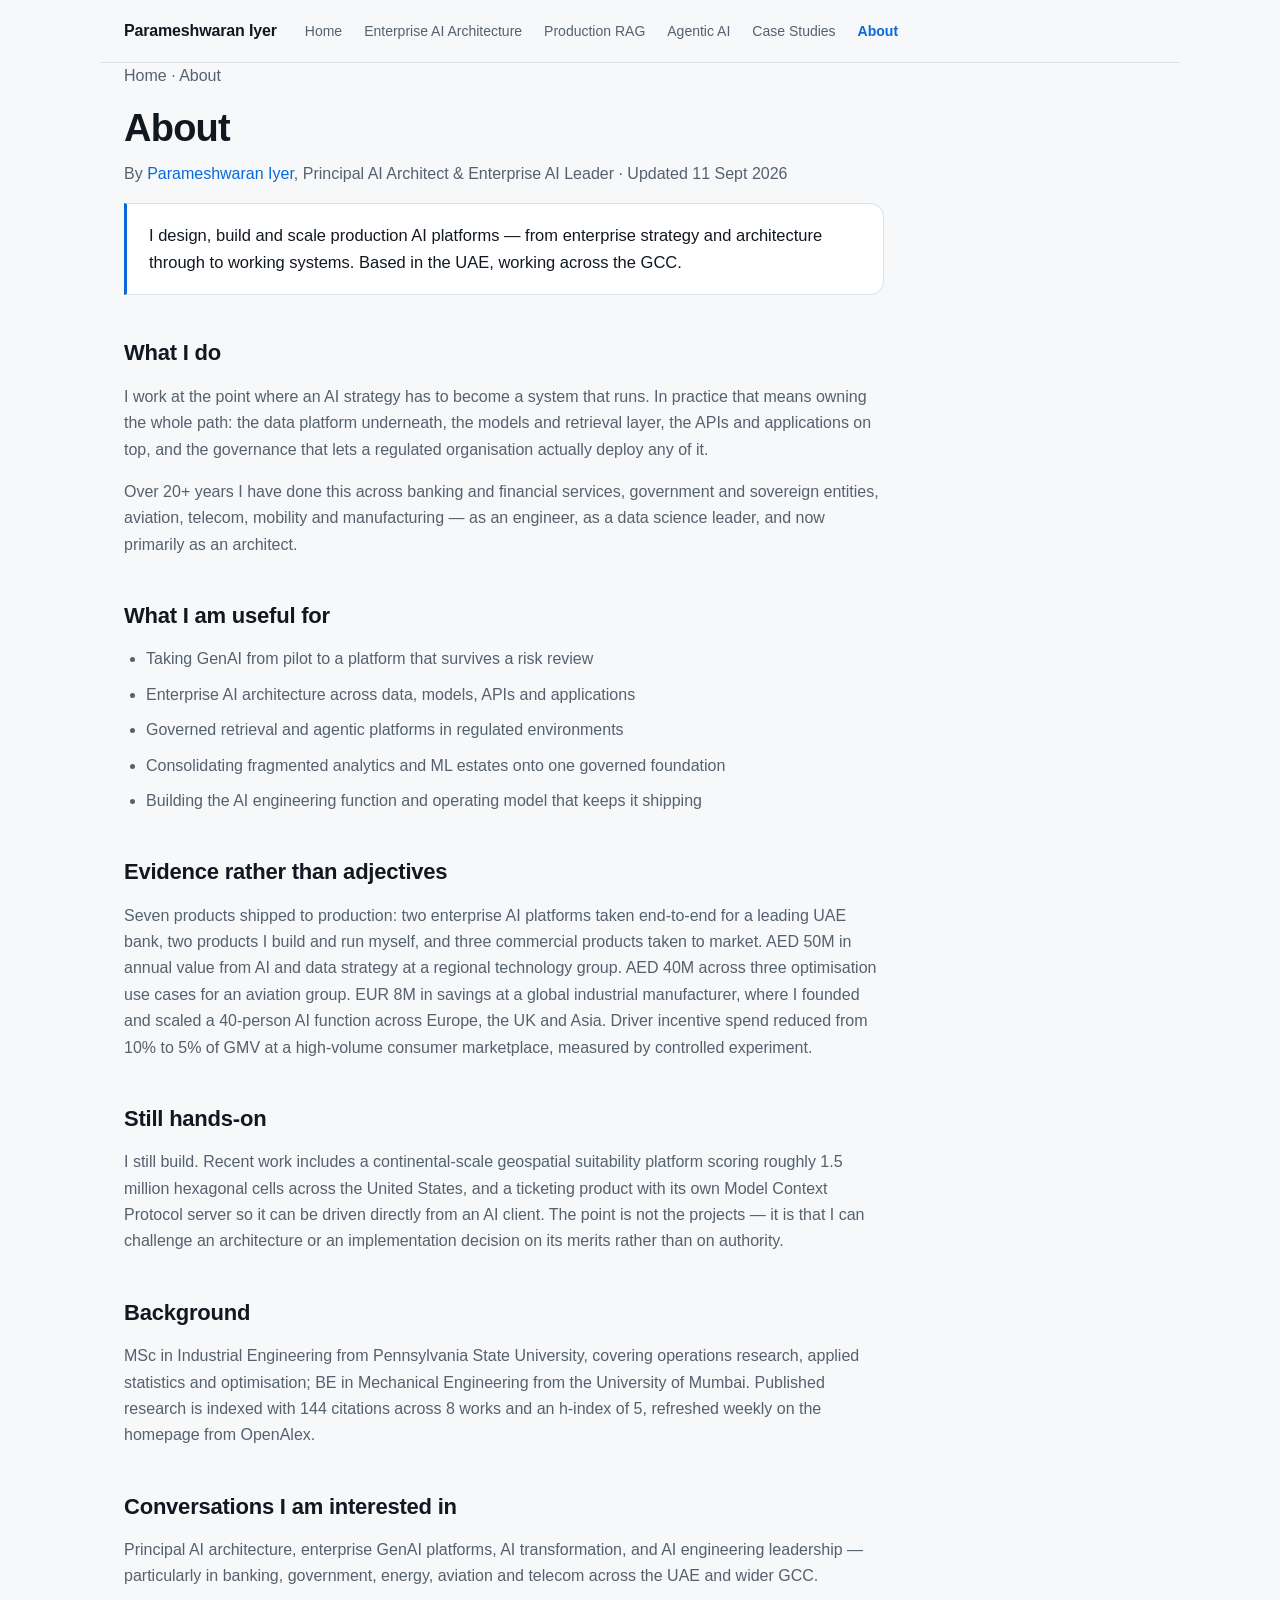
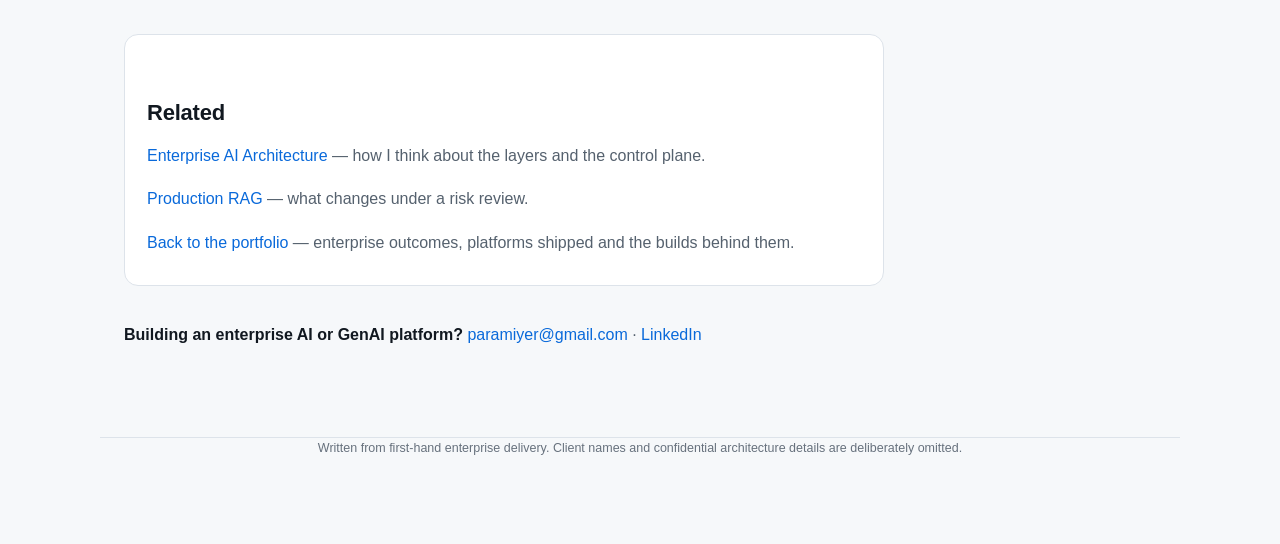
<file: about/index.html>
<!DOCTYPE html>
<html lang="en">
<head>
<meta charset="UTF-8">
<!-- Google tag (gtag.js) with Consent Mode v2.
     Consent defaults are set BEFORE gtag.js loads and before config - order is
     load-bearing; a default declared after config arrives too late to gate the
     first hit. The region list is enforced by Google against the visitor's IP,
     so no geolocation or cookie banner is needed here: EEA, UK and Swiss
     visitors are denied storage by default and measured with cookieless pings,
     everyone else is granted. -->
<script>
  window.dataLayer = window.dataLayer || [];
  function gtag(){dataLayer.push(arguments);}

  /* EU 27 + EEA (IS, LI, NO) + UK + CH. Denied until explicitly granted. */
  gtag('consent', 'default', {
    ad_storage: 'denied',
    ad_user_data: 'denied',
    ad_personalization: 'denied',
    analytics_storage: 'denied',
    functionality_storage: 'denied',
    personalization_storage: 'denied',
    security_storage: 'granted',
    region: ['AT','BE','BG','HR','CY','CZ','DK','EE','FI','FR','DE','GR','HU','IE',
             'IT','LV','LT','LU','MT','NL','PL','PT','RO','SK','SI','ES','SE',
             'IS','LI','NO','GB','CH'],
    wait_for_update: 500
  });

  /* Everywhere else. This site runs no ads and builds no audiences, so the ad
     signals stay denied globally rather than being granted and left unused. */
  gtag('consent', 'default', {
    ad_storage: 'denied',
    ad_user_data: 'denied',
    ad_personalization: 'denied',
    analytics_storage: 'granted',
    functionality_storage: 'granted',
    personalization_storage: 'granted',
    security_storage: 'granted'
  });

  gtag('set', 'ads_data_redaction', true);
  gtag('set', 'url_passthrough', true);
</script>
<script async src="https://www.googletagmanager.com/gtag/js?id=G-3Z5VGCH78G"></script>
<script>
  gtag('js', new Date());
  gtag('config', 'G-3Z5VGCH78G', { anonymize_ip: true });
</script>
<title>About Parameshwaran Iyer | Principal AI Architect</title>
<meta name="viewport" content="width=device-width, initial-scale=1">
<meta name="description" content="Parameshwaran Iyer is a Principal AI Architect and Enterprise AI Leader based in the UAE, working across banking, government, aviation, telecom and industrial enterprises in the GCC.">
<link rel="canonical" href="https://paramiyer.github.io/about/">
<meta name="theme-color" content="#0d1117" media="(prefers-color-scheme: dark)">
<meta name="theme-color" content="#f6f8fa" media="(prefers-color-scheme: light)">
<link rel="icon" href="../favicon.svg" type="image/svg+xml">
<link rel="apple-touch-icon" href="../apple-touch-icon.png">
<link rel="stylesheet" href="../styles.css">

<meta property="og:type" content="article">
<meta property="og:site_name" content="Parameshwaran Iyer">
<meta property="og:locale" content="en_GB">
<meta property="og:url" content="https://paramiyer.github.io/about/">
<meta property="og:title" content="About Parameshwaran Iyer">
<meta property="og:description" content="Parameshwaran Iyer is a Principal AI Architect and Enterprise AI Leader based in the UAE, working across banking, government, aviation, telecom and industrial enterprises in the GCC.">
<meta property="og:image" content="https://paramiyer.github.io/og-image.png">
<meta name="twitter:card" content="summary_large_image">
<meta name="twitter:title" content="About Parameshwaran Iyer">
<meta name="twitter:description" content="Parameshwaran Iyer is a Principal AI Architect and Enterprise AI Leader based in the UAE, working across banking, government, aviation, telecom and industrial enterprises in the GCC.">
<meta name="twitter:image" content="https://paramiyer.github.io/og-image.png">

<script type="application/ld+json">
{
  "@context": "https://schema.org",
  "@graph": [
    {
      "@type": "AboutPage",
      "@id": "https://paramiyer.github.io/about/#article",
      "headline": "About Parameshwaran Iyer",
      "description": "Parameshwaran Iyer is a Principal AI Architect and Enterprise AI Leader based in the UAE, working across banking, government, aviation, telecom and industrial enterprises in the GCC.",
      "url": "https://paramiyer.github.io/about/",
      "inLanguage": "en",
      "datePublished": "2026-08-29",
      "dateModified": "11 Sept 2026",
      "author": {
        "@id": "https://paramiyer.github.io/#person"
      },
      "publisher": {
        "@id": "https://paramiyer.github.io/#person"
      },
      "mainEntityOfPage": "https://paramiyer.github.io/about/",
      "about": [
        "Enterprise AI Architecture",
        "AI Platforms",
        "AI Transformation"
      ]
    },
    {
      "@type": "BreadcrumbList",
      "@id": "https://paramiyer.github.io/about/#breadcrumbs",
      "itemListElement": [
        {
          "@type": "ListItem",
          "position": 1,
          "name": "Home",
          "item": "https://paramiyer.github.io/"
        },
        {
          "@type": "ListItem",
          "position": 2,
          "name": "About",
          "item": "https://paramiyer.github.io/about/"
        }
      ]
    }
  ]
}
</script>
</head>
<body>
<a class="skip" href="#main">Skip to content</a>
<nav class="nav" aria-label="Primary">
  <a class="nav-brand" href="../">Parameshwaran Iyer</a>
  <div class="nav-links">
    <a href="../">Home</a>
    <a href="../enterprise-ai-architecture/">Enterprise AI Architecture</a>
    <a href="../enterprise-rag/">Production RAG</a>
    <a href="../agentic-ai/">Agentic AI</a>
    <a href="../case-studies/">Case Studies</a>
    <a href="../about/" aria-current="page">About</a>
  </div>
</nav>
<div class="wrap">
<main id="main">
<article class="article">
  <p class="crumbs"><a href="../">Home</a> · About</p>
  <h1>About</h1>
  <p class="byline">By <a href="../about/">Parameshwaran Iyer</a>, Principal AI Architect &amp; Enterprise AI Leader · Updated 11 Sept 2026</p>

  <div class="answer">
    <p>I design, build and scale production AI platforms — from enterprise strategy and
    architecture through to working systems. Based in the UAE, working across the GCC.</p>
  </div>

  <h2>What I do</h2>
  <p>I work at the point where an AI strategy has to become a system that runs. In
  practice that means owning the whole path: the data platform underneath, the models and
  retrieval layer, the APIs and applications on top, and the governance that lets a
  regulated organisation actually deploy any of it.</p>
  <p>Over 20+ years I have done this across banking and financial services, government and
  sovereign entities, aviation, telecom, mobility and manufacturing — as an engineer, as a
  data science leader, and now primarily as an architect.</p>

  <h2>What I am useful for</h2>
  <ul>
    <li>Taking GenAI from pilot to a platform that survives a risk review</li>
    <li>Enterprise AI architecture across data, models, APIs and applications</li>
    <li>Governed retrieval and agentic platforms in regulated environments</li>
    <li>Consolidating fragmented analytics and ML estates onto one governed foundation</li>
    <li>Building the AI engineering function and operating model that keeps it shipping</li>
  </ul>

  <h2>Evidence rather than adjectives</h2>
  <p>Seven products shipped to production: two enterprise AI platforms taken end-to-end for a leading UAE bank, two products I build and run myself, and three commercial products taken to market.
  AED 50M in annual value from AI and data strategy at a regional technology group. AED
  40M across three optimisation use cases for an aviation group. EUR 8M in savings at a
  global industrial manufacturer, where I founded and scaled a 40-person AI function
  across Europe, the UK and Asia. Driver incentive spend reduced from 10% to 5% of GMV at
  a high-volume consumer marketplace, measured by controlled experiment.</p>

  <h2>Still hands-on</h2>
  <p>I still build. Recent work includes a continental-scale geospatial suitability
  platform scoring roughly 1.5 million hexagonal cells across the United States, and a
  ticketing product with its own Model Context Protocol server so it can be driven
  directly from an AI client. The point is not the projects — it is that I can challenge
  an architecture or an implementation decision on its merits rather than on authority.</p>

  <h2>Background</h2>
  <p>MSc in Industrial Engineering from Pennsylvania State University, covering operations
  research, applied statistics and optimisation; BE in Mechanical Engineering from the
  University of Mumbai. Published research is indexed with 144 citations across 8 works
  and an h-index of 5, refreshed weekly on the homepage from OpenAlex.</p>

  <h2>Conversations I am interested in</h2>
  <p>Principal AI architecture, enterprise GenAI platforms, AI transformation, and AI
  engineering leadership — particularly in banking, government, energy, aviation and
  telecom across the UAE and wider GCC.</p>

  <div class="related">
    <h2>Related</h2>
    <ul>
      <li><a href="../enterprise-ai-architecture/">Enterprise AI Architecture</a> — how I think about the layers and the control plane.</li>
      <li><a href="../enterprise-rag/">Production RAG</a> — what changes under a risk review.</li>
      <li><a href="../">Back to the portfolio</a> — enterprise outcomes, platforms shipped and the builds behind them.</li>
    </ul>
  </div>
  <p style="margin-top:36px"><strong>Building an enterprise AI or GenAI platform?</strong>
  <a href="mailto:paramiyer@gmail.com">paramiyer@gmail.com</a> ·
  <a href="https://www.linkedin.com/in/parameshwaran-iyer-790b2131/" target="_blank" rel="noopener">LinkedIn</a></p>
</article>
</main>
</div>
<footer class="wrap">
  <p>Written from first-hand enterprise delivery. Client names and confidential
  architecture details are deliberately omitted.</p>
</footer>
</body>
</html>
</file>
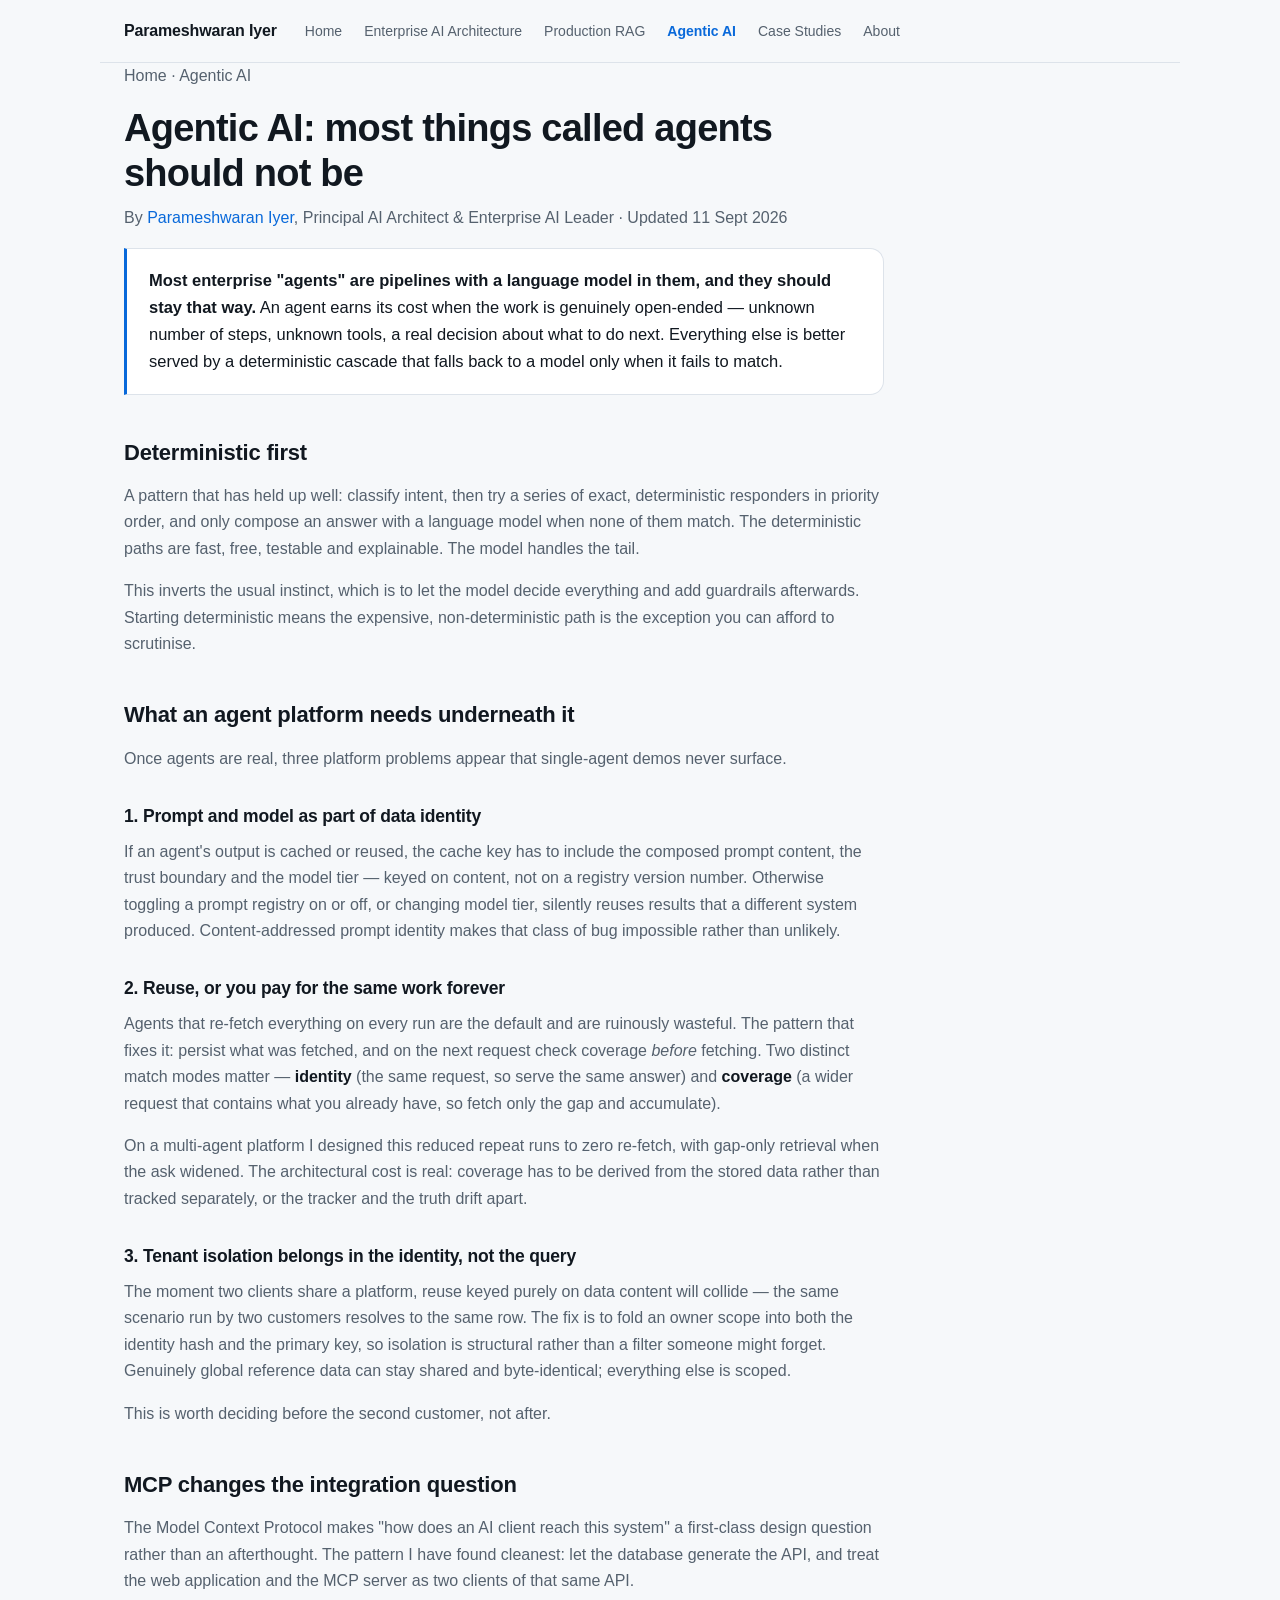
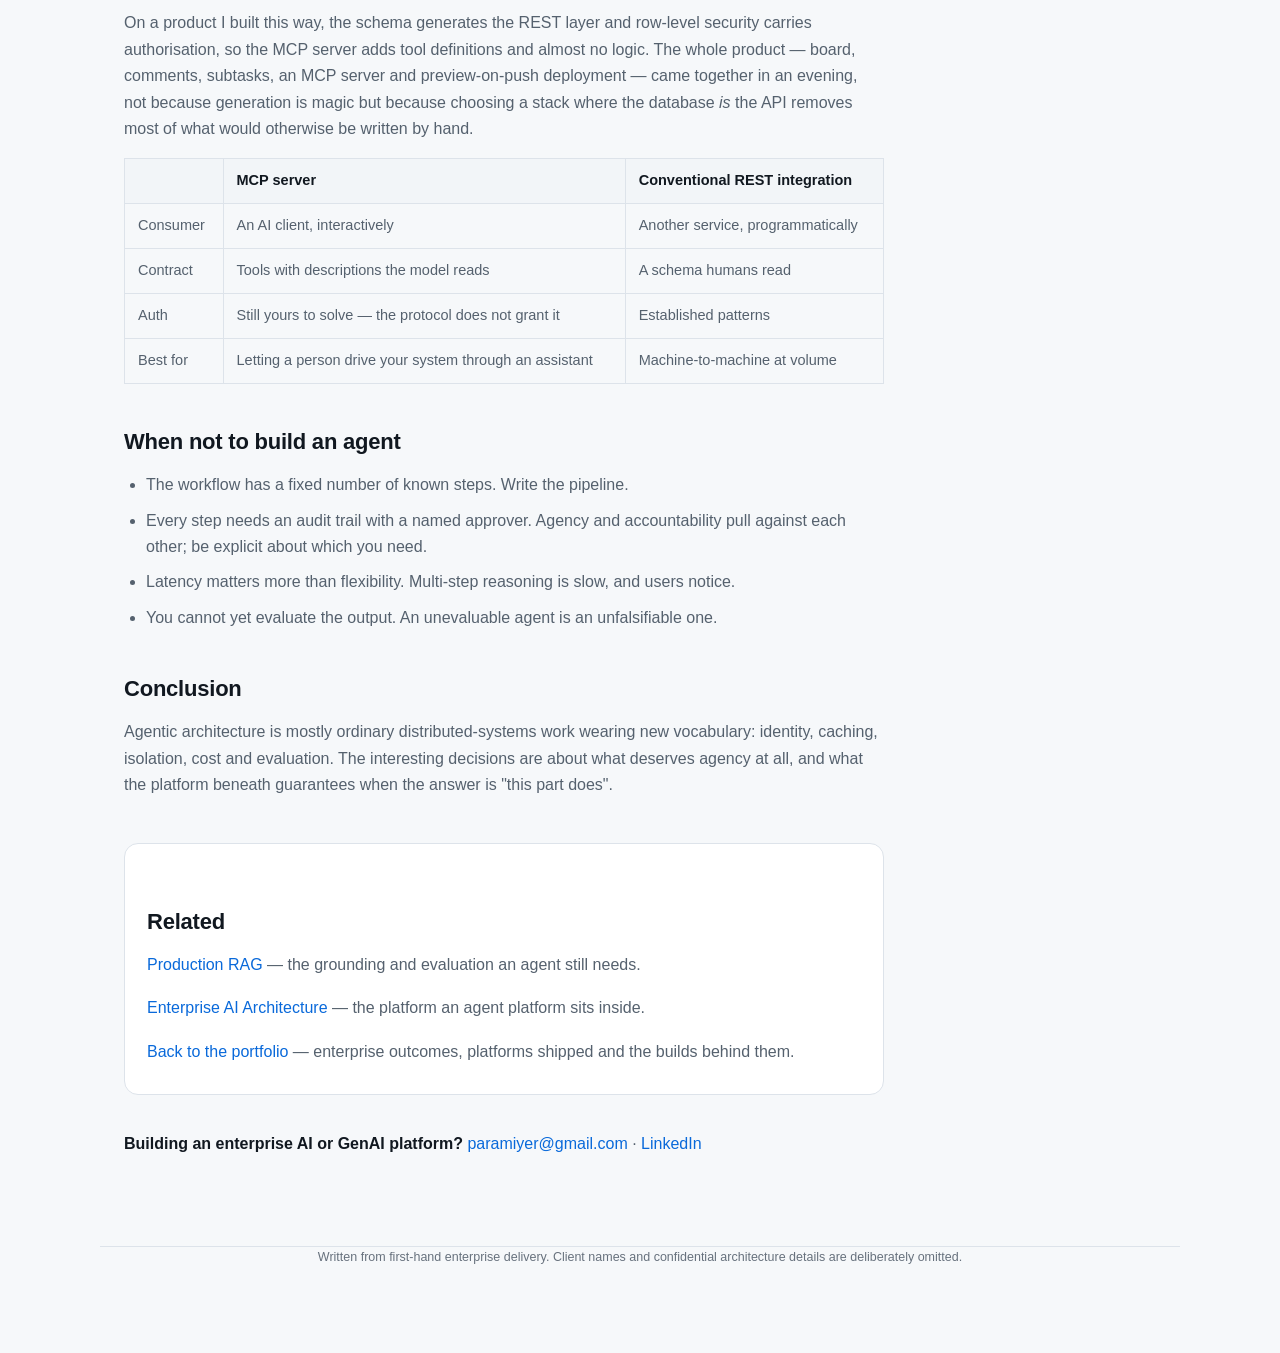
<file: agentic-ai/index.html>
<!DOCTYPE html>
<html lang="en">
<head>
<meta charset="UTF-8">
<!-- Google tag (gtag.js) with Consent Mode v2.
     Consent defaults are set BEFORE gtag.js loads and before config - order is
     load-bearing; a default declared after config arrives too late to gate the
     first hit. The region list is enforced by Google against the visitor's IP,
     so no geolocation or cookie banner is needed here: EEA, UK and Swiss
     visitors are denied storage by default and measured with cookieless pings,
     everyone else is granted. -->
<script>
  window.dataLayer = window.dataLayer || [];
  function gtag(){dataLayer.push(arguments);}

  /* EU 27 + EEA (IS, LI, NO) + UK + CH. Denied until explicitly granted. */
  gtag('consent', 'default', {
    ad_storage: 'denied',
    ad_user_data: 'denied',
    ad_personalization: 'denied',
    analytics_storage: 'denied',
    functionality_storage: 'denied',
    personalization_storage: 'denied',
    security_storage: 'granted',
    region: ['AT','BE','BG','HR','CY','CZ','DK','EE','FI','FR','DE','GR','HU','IE',
             'IT','LV','LT','LU','MT','NL','PL','PT','RO','SK','SI','ES','SE',
             'IS','LI','NO','GB','CH'],
    wait_for_update: 500
  });

  /* Everywhere else. This site runs no ads and builds no audiences, so the ad
     signals stay denied globally rather than being granted and left unused. */
  gtag('consent', 'default', {
    ad_storage: 'denied',
    ad_user_data: 'denied',
    ad_personalization: 'denied',
    analytics_storage: 'granted',
    functionality_storage: 'granted',
    personalization_storage: 'granted',
    security_storage: 'granted'
  });

  gtag('set', 'ads_data_redaction', true);
  gtag('set', 'url_passthrough', true);
</script>
<script async src="https://www.googletagmanager.com/gtag/js?id=G-3Z5VGCH78G"></script>
<script>
  gtag('js', new Date());
  gtag('config', 'G-3Z5VGCH78G', { anonymize_ip: true });
</script>
<title>Enterprise Agentic AI Platforms | Parameshwaran Iyer</title>
<meta name="viewport" content="width=device-width, initial-scale=1">
<meta name="description" content="When an agent is genuinely the right shape, what an enterprise agent platform needs underneath it — prompt identity, data reuse and tenant isolation — and why MCP changes the integration question.">
<link rel="canonical" href="https://paramiyer.github.io/agentic-ai/">
<meta name="theme-color" content="#0d1117" media="(prefers-color-scheme: dark)">
<meta name="theme-color" content="#f6f8fa" media="(prefers-color-scheme: light)">
<link rel="icon" href="../favicon.svg" type="image/svg+xml">
<link rel="apple-touch-icon" href="../apple-touch-icon.png">
<link rel="stylesheet" href="../styles.css">

<meta property="og:type" content="article">
<meta property="og:site_name" content="Parameshwaran Iyer">
<meta property="og:locale" content="en_GB">
<meta property="og:url" content="https://paramiyer.github.io/agentic-ai/">
<meta property="og:title" content="Enterprise Agentic AI Platforms">
<meta property="og:description" content="When an agent is genuinely the right shape, what an enterprise agent platform needs underneath it — prompt identity, data reuse and tenant isolation — and why MCP changes the integration question.">
<meta property="og:image" content="https://paramiyer.github.io/og-image.png">
<meta name="twitter:card" content="summary_large_image">
<meta name="twitter:title" content="Enterprise Agentic AI Platforms">
<meta name="twitter:description" content="When an agent is genuinely the right shape, what an enterprise agent platform needs underneath it — prompt identity, data reuse and tenant isolation — and why MCP changes the integration question.">
<meta name="twitter:image" content="https://paramiyer.github.io/og-image.png">

<script type="application/ld+json">
{
  "@context": "https://schema.org",
  "@graph": [
    {
      "@type": "TechArticle",
      "@id": "https://paramiyer.github.io/agentic-ai/#article",
      "headline": "Enterprise Agentic AI Platforms",
      "description": "When an agent is genuinely the right shape, what an enterprise agent platform needs underneath it — prompt identity, data reuse and tenant isolation — and why MCP changes the integration question.",
      "url": "https://paramiyer.github.io/agentic-ai/",
      "inLanguage": "en",
      "datePublished": "2026-08-29",
      "dateModified": "11 Sept 2026",
      "author": {
        "@id": "https://paramiyer.github.io/#person"
      },
      "publisher": {
        "@id": "https://paramiyer.github.io/#person"
      },
      "mainEntityOfPage": "https://paramiyer.github.io/agentic-ai/",
      "about": [
        "Agentic AI",
        "Model Context Protocol",
        "AI Platforms"
      ]
    },
    {
      "@type": "BreadcrumbList",
      "@id": "https://paramiyer.github.io/agentic-ai/#breadcrumbs",
      "itemListElement": [
        {
          "@type": "ListItem",
          "position": 1,
          "name": "Home",
          "item": "https://paramiyer.github.io/"
        },
        {
          "@type": "ListItem",
          "position": 2,
          "name": "Agentic AI",
          "item": "https://paramiyer.github.io/agentic-ai/"
        }
      ]
    }
  ]
}
</script>
</head>
<body>
<a class="skip" href="#main">Skip to content</a>
<nav class="nav" aria-label="Primary">
  <a class="nav-brand" href="../">Parameshwaran Iyer</a>
  <div class="nav-links">
    <a href="../">Home</a>
    <a href="../enterprise-ai-architecture/">Enterprise AI Architecture</a>
    <a href="../enterprise-rag/">Production RAG</a>
    <a href="../agentic-ai/" aria-current="page">Agentic AI</a>
    <a href="../case-studies/">Case Studies</a>
    <a href="../about/">About</a>
  </div>
</nav>
<div class="wrap">
<main id="main">
<article class="article">
  <p class="crumbs"><a href="../">Home</a> · Agentic AI</p>
  <h1>Agentic AI: most things called agents should not be</h1>
  <p class="byline">By <a href="../about/">Parameshwaran Iyer</a>, Principal AI Architect &amp; Enterprise AI Leader · Updated 11 Sept 2026</p>

  <div class="answer">
    <p><strong>Most enterprise "agents" are pipelines with a language model in them, and
    they should stay that way.</strong> An agent earns its cost when the work is genuinely
    open-ended — unknown number of steps, unknown tools, a real decision about what to do
    next. Everything else is better served by a deterministic cascade that falls back to a
    model only when it fails to match.</p>
  </div>

  <h2>Deterministic first</h2>
  <p>A pattern that has held up well: classify intent, then try a series of exact,
  deterministic responders in priority order, and only compose an answer with a language
  model when none of them match. The deterministic paths are fast, free, testable and
  explainable. The model handles the tail.</p>
  <p>This inverts the usual instinct, which is to let the model decide everything and add
  guardrails afterwards. Starting deterministic means the expensive, non-deterministic
  path is the exception you can afford to scrutinise.</p>

  <h2>What an agent platform needs underneath it</h2>
  <p>Once agents are real, three platform problems appear that single-agent demos never
  surface.</p>

  <h3>1. Prompt and model as part of data identity</h3>
  <p>If an agent's output is cached or reused, the cache key has to include the composed
  prompt content, the trust boundary and the model tier — keyed on content, not on a
  registry version number. Otherwise toggling a prompt registry on or off, or changing
  model tier, silently reuses results that a different system produced. Content-addressed
  prompt identity makes that class of bug impossible rather than unlikely.</p>

  <h3>2. Reuse, or you pay for the same work forever</h3>
  <p>Agents that re-fetch everything on every run are the default and are ruinously
  wasteful. The pattern that fixes it: persist what was fetched, and on the next request
  check coverage <em>before</em> fetching. Two distinct match modes matter —
  <strong>identity</strong> (the same request, so serve the same answer) and
  <strong>coverage</strong> (a wider request that contains what you already have, so fetch
  only the gap and accumulate).</p>
  <p>On a multi-agent platform I designed this reduced repeat runs to zero re-fetch, with
  gap-only retrieval when the ask widened. The architectural cost is real: coverage has to
  be derived from the stored data rather than tracked separately, or the tracker and the
  truth drift apart.</p>

  <h3>3. Tenant isolation belongs in the identity, not the query</h3>
  <p>The moment two clients share a platform, reuse keyed purely on data content will
  collide — the same scenario run by two customers resolves to the same row. The fix is to
  fold an owner scope into both the identity hash and the primary key, so isolation is
  structural rather than a filter someone might forget. Genuinely global reference data
  can stay shared and byte-identical; everything else is scoped.</p>
  <p>This is worth deciding before the second customer, not after.</p>

  <h2>MCP changes the integration question</h2>
  <p>The Model Context Protocol makes "how does an AI client reach this system" a
  first-class design question rather than an afterthought. The pattern I have found
  cleanest: let the database generate the API, and treat the web application and the MCP
  server as two clients of that same API.</p>
  <p>On a product I built this way, the schema generates the REST layer and row-level
  security carries authorisation, so the MCP server adds tool definitions and almost no
  logic. The whole product — board, comments, subtasks, an MCP server and preview-on-push
  deployment — came together in an evening, not because generation is magic but because
  choosing a stack where the database <em>is</em> the API removes most of what would
  otherwise be written by hand.</p>
  <table>
    <thead><tr><th>&nbsp;</th><th>MCP server</th><th>Conventional REST integration</th></tr></thead>
    <tbody>
      <tr><td>Consumer</td><td>An AI client, interactively</td><td>Another service, programmatically</td></tr>
      <tr><td>Contract</td><td>Tools with descriptions the model reads</td><td>A schema humans read</td></tr>
      <tr><td>Auth</td><td>Still yours to solve — the protocol does not grant it</td><td>Established patterns</td></tr>
      <tr><td>Best for</td><td>Letting a person drive your system through an assistant</td><td>Machine-to-machine at volume</td></tr>
    </tbody>
  </table>

  <h2>When not to build an agent</h2>
  <ul>
    <li>The workflow has a fixed number of known steps. Write the pipeline.</li>
    <li>Every step needs an audit trail with a named approver. Agency and accountability
    pull against each other; be explicit about which you need.</li>
    <li>Latency matters more than flexibility. Multi-step reasoning is slow, and users
    notice.</li>
    <li>You cannot yet evaluate the output. An unevaluable agent is an unfalsifiable one.</li>
  </ul>

  <h2>Conclusion</h2>
  <p>Agentic architecture is mostly ordinary distributed-systems work wearing new
  vocabulary: identity, caching, isolation, cost and evaluation. The interesting decisions
  are about what deserves agency at all, and what the platform beneath guarantees when the
  answer is "this part does".</p>

  <div class="related">
    <h2>Related</h2>
    <ul>
      <li><a href="../enterprise-rag/">Production RAG</a> — the grounding and evaluation an agent still needs.</li>
      <li><a href="../enterprise-ai-architecture/">Enterprise AI Architecture</a> — the platform an agent platform sits inside.</li>
      <li><a href="../">Back to the portfolio</a> — enterprise outcomes, platforms shipped and the builds behind them.</li>
    </ul>
  </div>
  <p style="margin-top:36px"><strong>Building an enterprise AI or GenAI platform?</strong>
  <a href="mailto:paramiyer@gmail.com">paramiyer@gmail.com</a> ·
  <a href="https://www.linkedin.com/in/parameshwaran-iyer-790b2131/" target="_blank" rel="noopener">LinkedIn</a></p>
</article>
</main>
</div>
<footer class="wrap">
  <p>Written from first-hand enterprise delivery. Client names and confidential
  architecture details are deliberately omitted.</p>
</footer>
</body>
</html>
</file>
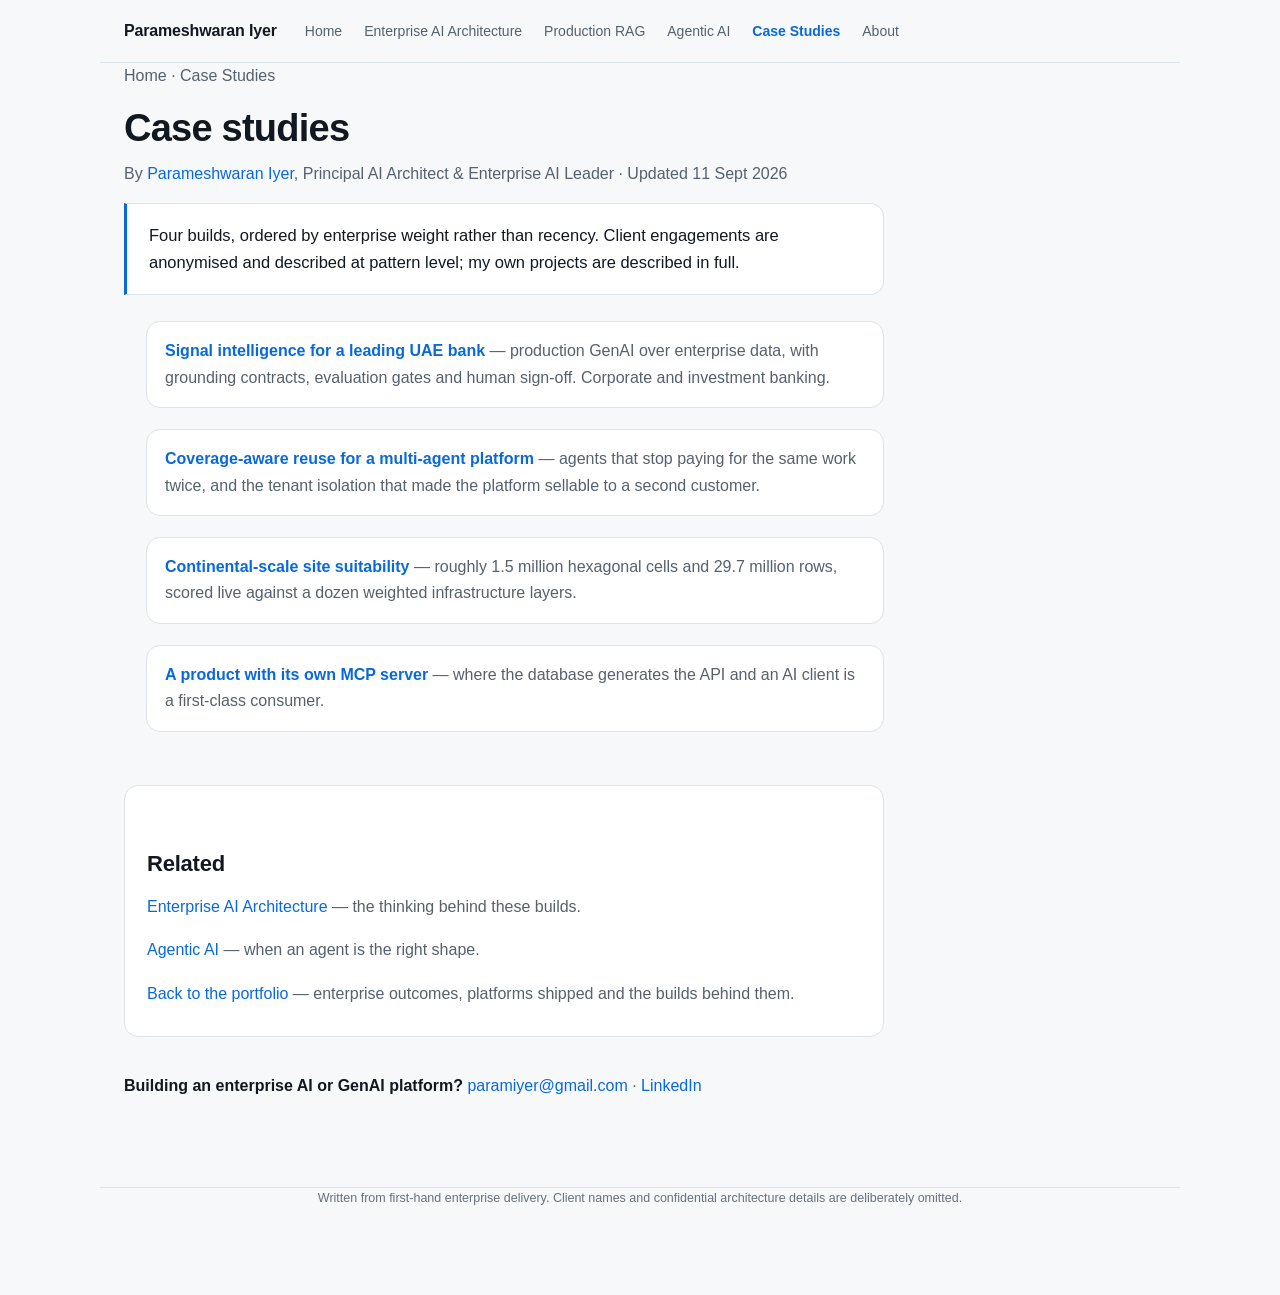
<file: case-studies/index.html>
<!DOCTYPE html>
<html lang="en">
<head>
<meta charset="UTF-8">
<!-- Google tag (gtag.js) with Consent Mode v2.
     Consent defaults are set BEFORE gtag.js loads and before config - order is
     load-bearing; a default declared after config arrives too late to gate the
     first hit. The region list is enforced by Google against the visitor's IP,
     so no geolocation or cookie banner is needed here: EEA, UK and Swiss
     visitors are denied storage by default and measured with cookieless pings,
     everyone else is granted. -->
<script>
  window.dataLayer = window.dataLayer || [];
  function gtag(){dataLayer.push(arguments);}

  /* EU 27 + EEA (IS, LI, NO) + UK + CH. Denied until explicitly granted. */
  gtag('consent', 'default', {
    ad_storage: 'denied',
    ad_user_data: 'denied',
    ad_personalization: 'denied',
    analytics_storage: 'denied',
    functionality_storage: 'denied',
    personalization_storage: 'denied',
    security_storage: 'granted',
    region: ['AT','BE','BG','HR','CY','CZ','DK','EE','FI','FR','DE','GR','HU','IE',
             'IT','LV','LT','LU','MT','NL','PL','PT','RO','SK','SI','ES','SE',
             'IS','LI','NO','GB','CH'],
    wait_for_update: 500
  });

  /* Everywhere else. This site runs no ads and builds no audiences, so the ad
     signals stay denied globally rather than being granted and left unused. */
  gtag('consent', 'default', {
    ad_storage: 'denied',
    ad_user_data: 'denied',
    ad_personalization: 'denied',
    analytics_storage: 'granted',
    functionality_storage: 'granted',
    personalization_storage: 'granted',
    security_storage: 'granted'
  });

  gtag('set', 'ads_data_redaction', true);
  gtag('set', 'url_passthrough', true);
</script>
<script async src="https://www.googletagmanager.com/gtag/js?id=G-3Z5VGCH78G"></script>
<script>
  gtag('js', new Date());
  gtag('config', 'G-3Z5VGCH78G', { anonymize_ip: true });
</script>
<title>Enterprise AI Case Studies | Parameshwaran Iyer</title>
<meta name="viewport" content="width=device-width, initial-scale=1">
<meta name="description" content="Enterprise AI platforms and products taken into production: signal intelligence for a bank, agentic data reuse, continental-scale geospatial suitability, and an MCP-driven product.">
<link rel="canonical" href="https://paramiyer.github.io/case-studies/">
<meta name="theme-color" content="#0d1117" media="(prefers-color-scheme: dark)">
<meta name="theme-color" content="#f6f8fa" media="(prefers-color-scheme: light)">
<link rel="icon" href="../favicon.svg" type="image/svg+xml">
<link rel="apple-touch-icon" href="../apple-touch-icon.png">
<link rel="stylesheet" href="../styles.css">

<meta property="og:type" content="article">
<meta property="og:site_name" content="Parameshwaran Iyer">
<meta property="og:locale" content="en_GB">
<meta property="og:url" content="https://paramiyer.github.io/case-studies/">
<meta property="og:title" content="Case Studies">
<meta property="og:description" content="Enterprise AI platforms and products taken into production: signal intelligence for a bank, agentic data reuse, continental-scale geospatial suitability, and an MCP-driven product.">
<meta property="og:image" content="https://paramiyer.github.io/og-image.png">
<meta name="twitter:card" content="summary_large_image">
<meta name="twitter:title" content="Case Studies">
<meta name="twitter:description" content="Enterprise AI platforms and products taken into production: signal intelligence for a bank, agentic data reuse, continental-scale geospatial suitability, and an MCP-driven product.">
<meta name="twitter:image" content="https://paramiyer.github.io/og-image.png">

<script type="application/ld+json">
{
  "@context": "https://schema.org",
  "@graph": [
    {
      "@type": "CollectionPage",
      "@id": "https://paramiyer.github.io/case-studies/#article",
      "headline": "Case Studies",
      "description": "Enterprise AI platforms and products taken into production: signal intelligence for a bank, agentic data reuse, continental-scale geospatial suitability, and an MCP-driven product.",
      "url": "https://paramiyer.github.io/case-studies/",
      "inLanguage": "en",
      "datePublished": "2026-08-29",
      "dateModified": "11 Sept 2026",
      "author": {
        "@id": "https://paramiyer.github.io/#person"
      },
      "publisher": {
        "@id": "https://paramiyer.github.io/#person"
      },
      "mainEntityOfPage": "https://paramiyer.github.io/case-studies/",
      "about": [
        "Enterprise AI Architecture",
        "AI Platforms"
      ]
    },
    {
      "@type": "BreadcrumbList",
      "@id": "https://paramiyer.github.io/case-studies/#breadcrumbs",
      "itemListElement": [
        {
          "@type": "ListItem",
          "position": 1,
          "name": "Home",
          "item": "https://paramiyer.github.io/"
        },
        {
          "@type": "ListItem",
          "position": 2,
          "name": "Case Studies",
          "item": "https://paramiyer.github.io/case-studies/"
        }
      ]
    }
  ]
}
</script>
</head>
<body>
<a class="skip" href="#main">Skip to content</a>
<nav class="nav" aria-label="Primary">
  <a class="nav-brand" href="../">Parameshwaran Iyer</a>
  <div class="nav-links">
    <a href="../">Home</a>
    <a href="../enterprise-ai-architecture/">Enterprise AI Architecture</a>
    <a href="../enterprise-rag/">Production RAG</a>
    <a href="../agentic-ai/">Agentic AI</a>
    <a href="../case-studies/" aria-current="page">Case Studies</a>
    <a href="../about/">About</a>
  </div>
</nav>
<div class="wrap">
<main id="main">
<article class="article">
  <p class="crumbs"><a href="../">Home</a> · Case Studies</p>
  <h1>Case studies</h1>
  <p class="byline">By <a href="../about/">Parameshwaran Iyer</a>, Principal AI Architect &amp; Enterprise AI Leader · Updated 11 Sept 2026</p>

  <div class="answer">
    <p>Four builds, ordered by enterprise weight rather than recency. Client
    engagements are anonymised and described at pattern level; my own projects are
    described in full.</p>
  </div>
  <ul class="stack">
    <li><span class="who"><a href="enterprise-signal-intelligence/">Signal intelligence for a leading UAE bank</a></span>
    <span class="what">— production GenAI over enterprise data, with grounding contracts, evaluation gates and human sign-off. Corporate and investment banking.</span></li>
    <li><span class="who"><a href="agentic-data-reuse/">Coverage-aware reuse for a multi-agent platform</a></span>
    <span class="what">— agents that stop paying for the same work twice, and the tenant isolation that made the platform sellable to a second customer.</span></li>
    <li><span class="who"><a href="geospatial-site-suitability/">Continental-scale site suitability</a></span>
    <span class="what">— roughly 1.5 million hexagonal cells and 29.7 million rows, scored live against a dozen weighted infrastructure layers.</span></li>
    <li><span class="who"><a href="mcp-product/">A product with its own MCP server</a></span>
    <span class="what">— where the database generates the API and an AI client is a first-class consumer.</span></li>
  </ul>

  <div class="related">
    <h2>Related</h2>
    <ul>
      <li><a href="../enterprise-ai-architecture/">Enterprise AI Architecture</a> — the thinking behind these builds.</li>
      <li><a href="../agentic-ai/">Agentic AI</a> — when an agent is the right shape.</li>
      <li><a href="../">Back to the portfolio</a> — enterprise outcomes, platforms shipped and the builds behind them.</li>
    </ul>
  </div>
  <p style="margin-top:36px"><strong>Building an enterprise AI or GenAI platform?</strong>
  <a href="mailto:paramiyer@gmail.com">paramiyer@gmail.com</a> ·
  <a href="https://www.linkedin.com/in/parameshwaran-iyer-790b2131/" target="_blank" rel="noopener">LinkedIn</a></p>
</article>
</main>
</div>
<footer class="wrap">
  <p>Written from first-hand enterprise delivery. Client names and confidential
  architecture details are deliberately omitted.</p>
</footer>
</body>
</html>
</file>
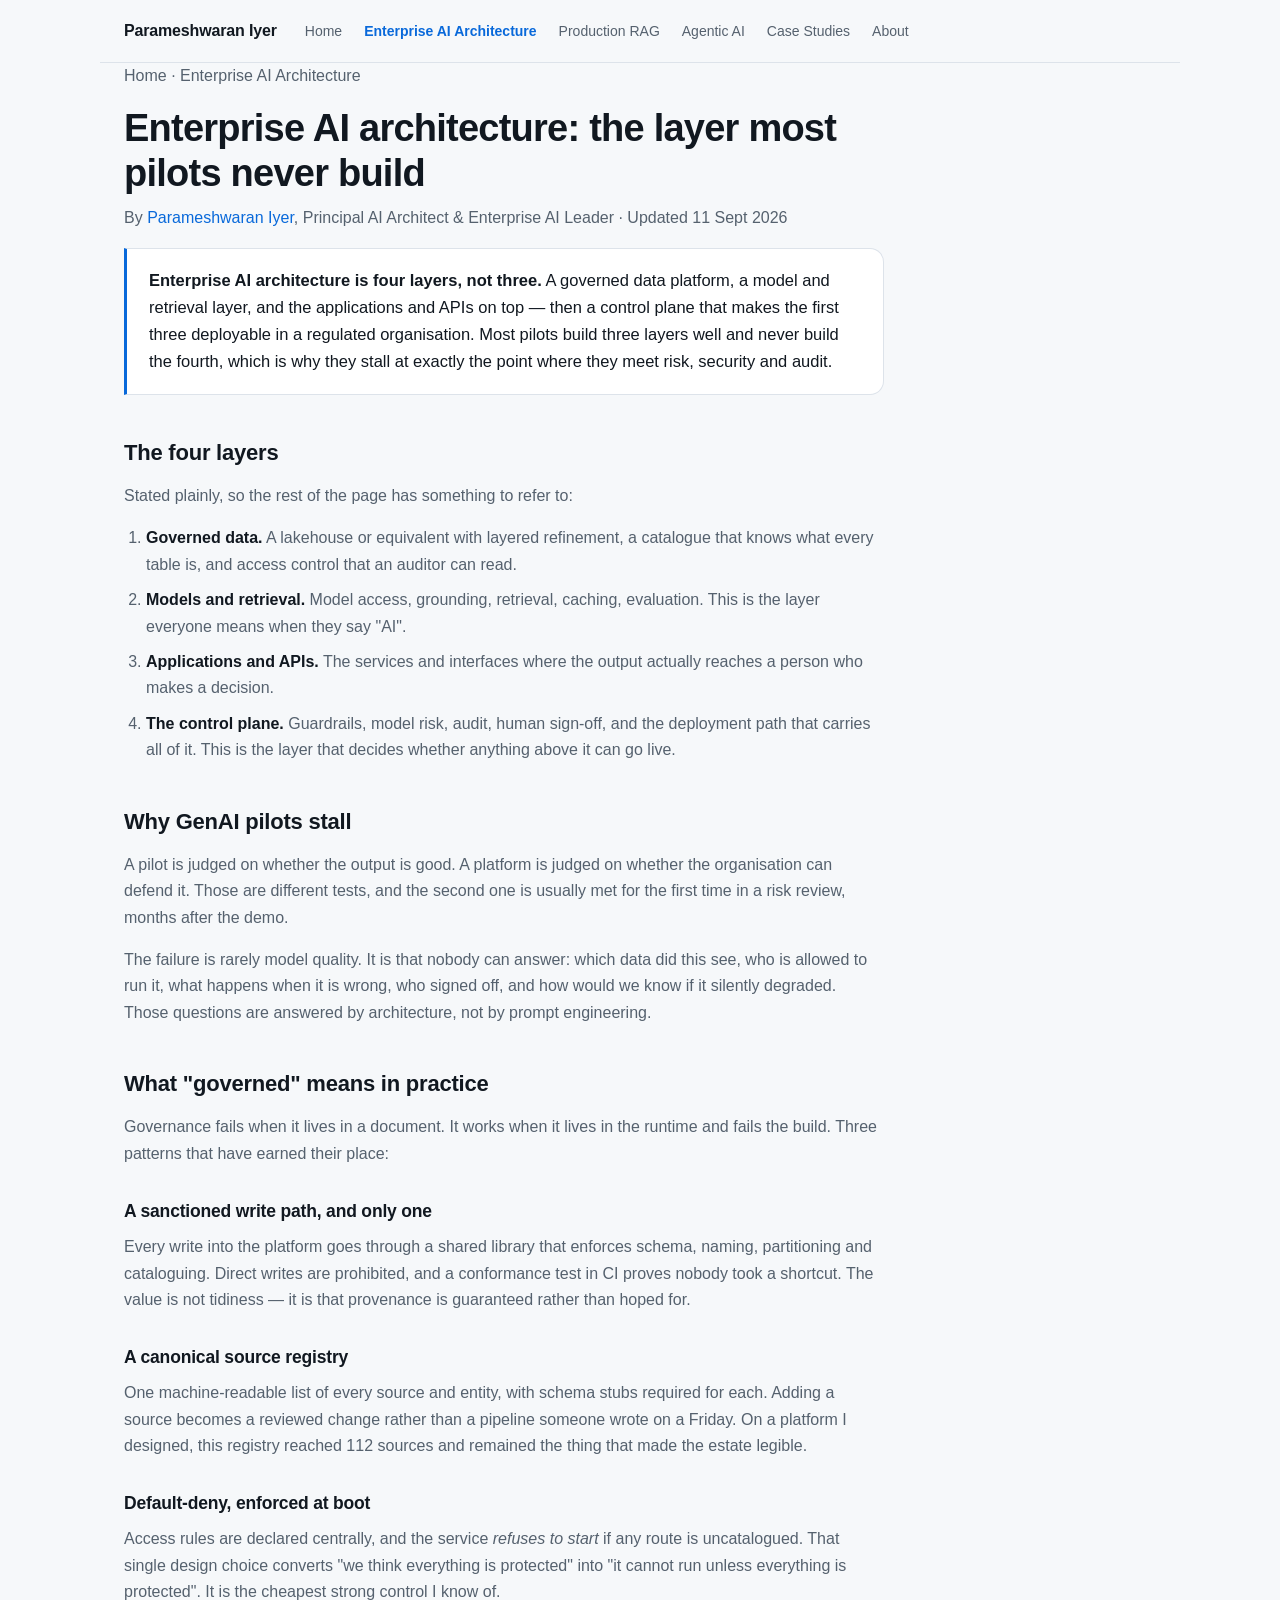
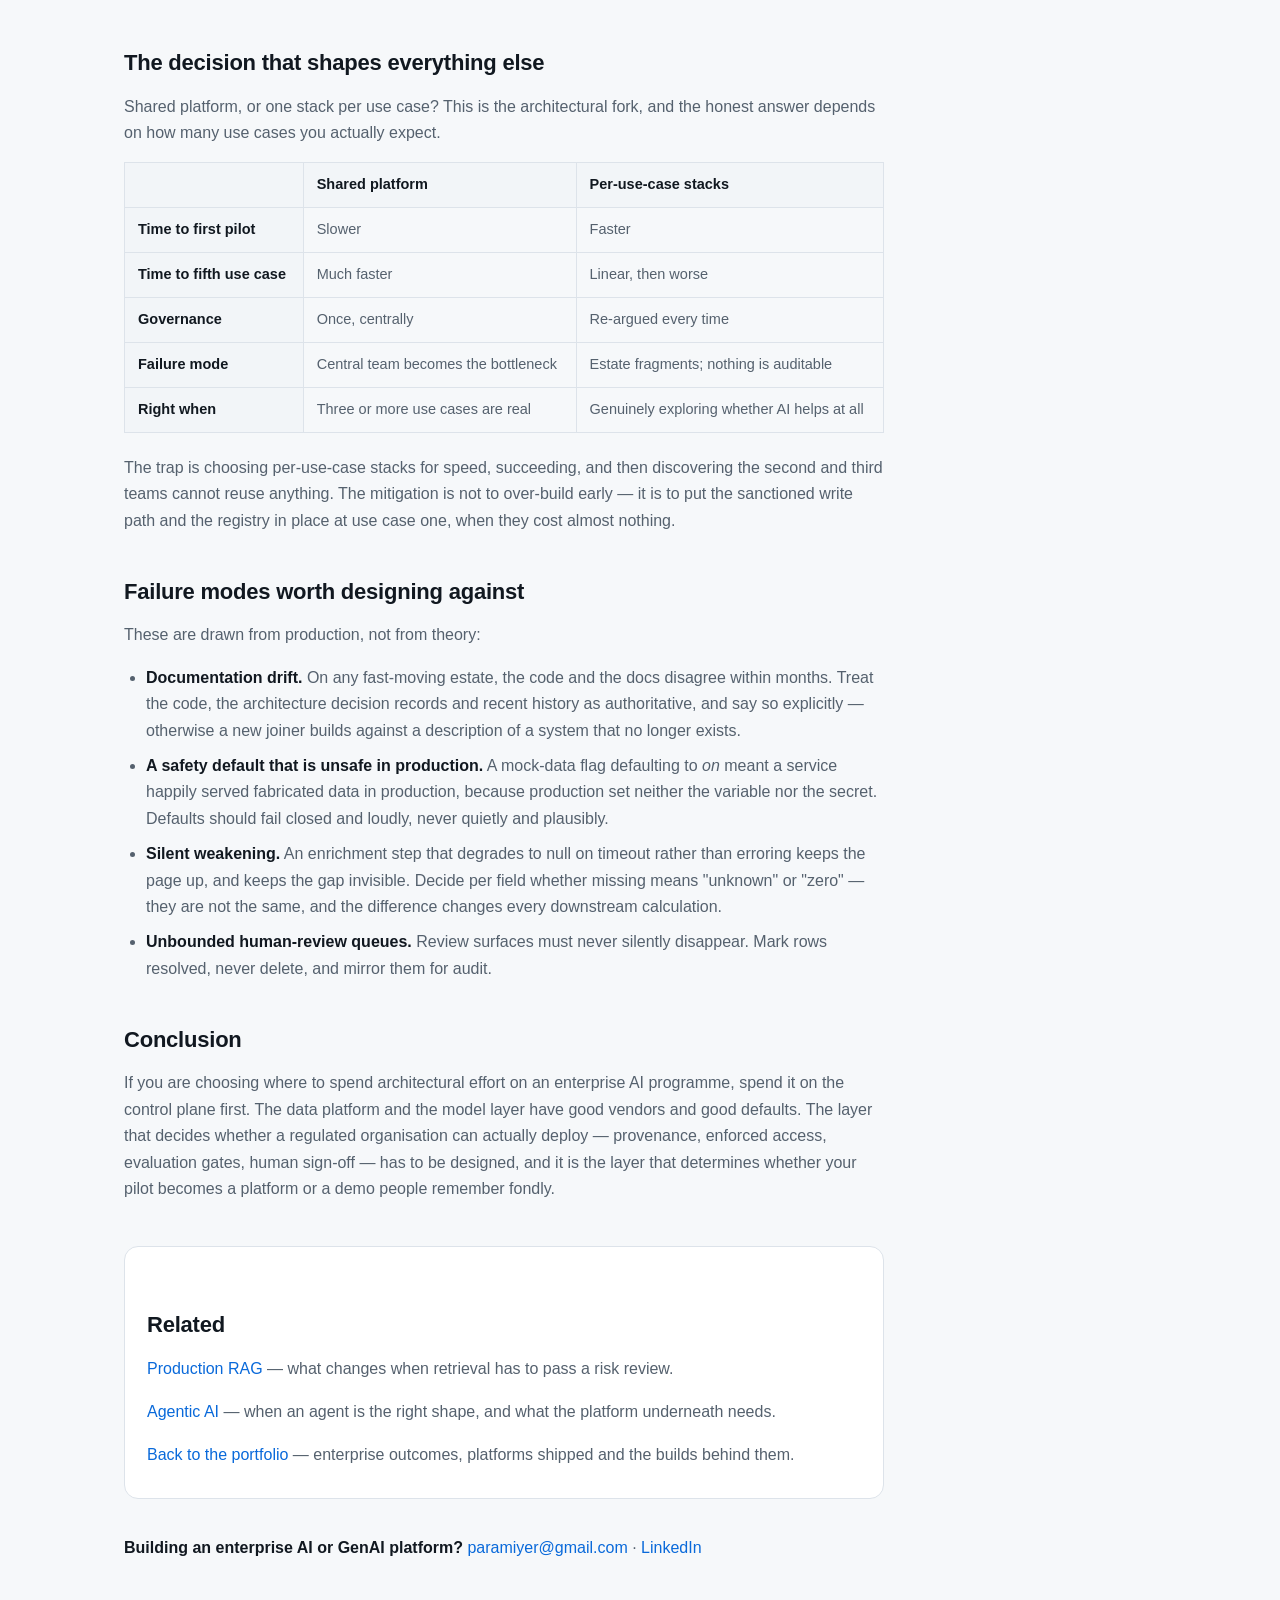
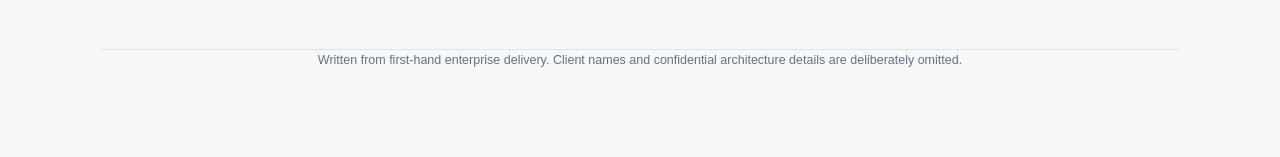
<file: enterprise-ai-architecture/index.html>
<!DOCTYPE html>
<html lang="en">
<head>
<meta charset="UTF-8">
<!-- Google tag (gtag.js) with Consent Mode v2.
     Consent defaults are set BEFORE gtag.js loads and before config - order is
     load-bearing; a default declared after config arrives too late to gate the
     first hit. The region list is enforced by Google against the visitor's IP,
     so no geolocation or cookie banner is needed here: EEA, UK and Swiss
     visitors are denied storage by default and measured with cookieless pings,
     everyone else is granted. -->
<script>
  window.dataLayer = window.dataLayer || [];
  function gtag(){dataLayer.push(arguments);}

  /* EU 27 + EEA (IS, LI, NO) + UK + CH. Denied until explicitly granted. */
  gtag('consent', 'default', {
    ad_storage: 'denied',
    ad_user_data: 'denied',
    ad_personalization: 'denied',
    analytics_storage: 'denied',
    functionality_storage: 'denied',
    personalization_storage: 'denied',
    security_storage: 'granted',
    region: ['AT','BE','BG','HR','CY','CZ','DK','EE','FI','FR','DE','GR','HU','IE',
             'IT','LV','LT','LU','MT','NL','PL','PT','RO','SK','SI','ES','SE',
             'IS','LI','NO','GB','CH'],
    wait_for_update: 500
  });

  /* Everywhere else. This site runs no ads and builds no audiences, so the ad
     signals stay denied globally rather than being granted and left unused. */
  gtag('consent', 'default', {
    ad_storage: 'denied',
    ad_user_data: 'denied',
    ad_personalization: 'denied',
    analytics_storage: 'granted',
    functionality_storage: 'granted',
    personalization_storage: 'granted',
    security_storage: 'granted'
  });

  gtag('set', 'ads_data_redaction', true);
  gtag('set', 'url_passthrough', true);
</script>
<script async src="https://www.googletagmanager.com/gtag/js?id=G-3Z5VGCH78G"></script>
<script>
  gtag('js', new Date());
  gtag('config', 'G-3Z5VGCH78G', { anonymize_ip: true });
</script>
<title>Enterprise AI Architecture | Parameshwaran Iyer</title>
<meta name="viewport" content="width=device-width, initial-scale=1">
<meta name="description" content="What enterprise AI architecture actually consists of, why GenAI pilots stall before production, and the control plane that decides whether a regulated organisation can deploy anything at all.">
<link rel="canonical" href="https://paramiyer.github.io/enterprise-ai-architecture/">
<meta name="theme-color" content="#0d1117" media="(prefers-color-scheme: dark)">
<meta name="theme-color" content="#f6f8fa" media="(prefers-color-scheme: light)">
<link rel="icon" href="../favicon.svg" type="image/svg+xml">
<link rel="apple-touch-icon" href="../apple-touch-icon.png">
<link rel="stylesheet" href="../styles.css">

<meta property="og:type" content="article">
<meta property="og:site_name" content="Parameshwaran Iyer">
<meta property="og:locale" content="en_GB">
<meta property="og:url" content="https://paramiyer.github.io/enterprise-ai-architecture/">
<meta property="og:title" content="Enterprise AI Architecture">
<meta property="og:description" content="What enterprise AI architecture actually consists of, why GenAI pilots stall before production, and the control plane that decides whether a regulated organisation can deploy anything at all.">
<meta property="og:image" content="https://paramiyer.github.io/og-image.png">
<meta name="twitter:card" content="summary_large_image">
<meta name="twitter:title" content="Enterprise AI Architecture">
<meta name="twitter:description" content="What enterprise AI architecture actually consists of, why GenAI pilots stall before production, and the control plane that decides whether a regulated organisation can deploy anything at all.">
<meta name="twitter:image" content="https://paramiyer.github.io/og-image.png">

<script type="application/ld+json">
{
  "@context": "https://schema.org",
  "@graph": [
    {
      "@type": "TechArticle",
      "@id": "https://paramiyer.github.io/enterprise-ai-architecture/#article",
      "headline": "Enterprise AI Architecture",
      "description": "What enterprise AI architecture actually consists of, why GenAI pilots stall before production, and the control plane that decides whether a regulated organisation can deploy anything at all.",
      "url": "https://paramiyer.github.io/enterprise-ai-architecture/",
      "inLanguage": "en",
      "datePublished": "2026-08-29",
      "dateModified": "11 Sept 2026",
      "author": {
        "@id": "https://paramiyer.github.io/#person"
      },
      "publisher": {
        "@id": "https://paramiyer.github.io/#person"
      },
      "mainEntityOfPage": "https://paramiyer.github.io/enterprise-ai-architecture/",
      "about": [
        "Enterprise AI Architecture",
        "AI Platforms",
        "Data Governance"
      ]
    },
    {
      "@type": "BreadcrumbList",
      "@id": "https://paramiyer.github.io/enterprise-ai-architecture/#breadcrumbs",
      "itemListElement": [
        {
          "@type": "ListItem",
          "position": 1,
          "name": "Home",
          "item": "https://paramiyer.github.io/"
        },
        {
          "@type": "ListItem",
          "position": 2,
          "name": "Enterprise AI Architecture",
          "item": "https://paramiyer.github.io/enterprise-ai-architecture/"
        }
      ]
    }
  ]
}
</script>
</head>
<body>
<a class="skip" href="#main">Skip to content</a>
<nav class="nav" aria-label="Primary">
  <a class="nav-brand" href="../">Parameshwaran Iyer</a>
  <div class="nav-links">
    <a href="../">Home</a>
    <a href="../enterprise-ai-architecture/" aria-current="page">Enterprise AI Architecture</a>
    <a href="../enterprise-rag/">Production RAG</a>
    <a href="../agentic-ai/">Agentic AI</a>
    <a href="../case-studies/">Case Studies</a>
    <a href="../about/">About</a>
  </div>
</nav>
<div class="wrap">
<main id="main">
<article class="article">
  <p class="crumbs"><a href="../">Home</a> · Enterprise AI Architecture</p>
  <h1>Enterprise AI architecture: the layer most pilots never build</h1>
  <p class="byline">By <a href="../about/">Parameshwaran Iyer</a>, Principal AI Architect &amp; Enterprise AI Leader · Updated 11 Sept 2026</p>

  <div class="answer">
    <p><strong>Enterprise AI architecture is four layers, not three.</strong> A governed
    data platform, a model and retrieval layer, and the applications and APIs on top —
    then a control plane that makes the first three deployable in a regulated
    organisation. Most pilots build three layers well and never build the fourth, which
    is why they stall at exactly the point where they meet risk, security and audit.</p>
  </div>

  <h2>The four layers</h2>
  <p>Stated plainly, so the rest of the page has something to refer to:</p>
  <ol>
    <li><strong>Governed data.</strong> A lakehouse or equivalent with layered
    refinement, a catalogue that knows what every table is, and access control that
    an auditor can read.</li>
    <li><strong>Models and retrieval.</strong> Model access, grounding, retrieval,
    caching, evaluation. This is the layer everyone means when they say "AI".</li>
    <li><strong>Applications and APIs.</strong> The services and interfaces where the
    output actually reaches a person who makes a decision.</li>
    <li><strong>The control plane.</strong> Guardrails, model risk, audit, human
    sign-off, and the deployment path that carries all of it. This is the layer that
    decides whether anything above it can go live.</li>
  </ol>

  <h2>Why GenAI pilots stall</h2>
  <p>A pilot is judged on whether the output is good. A platform is judged on whether
  the organisation can defend it. Those are different tests, and the second one is
  usually met for the first time in a risk review, months after the demo.</p>
  <p>The failure is rarely model quality. It is that nobody can answer: which data did
  this see, who is allowed to run it, what happens when it is wrong, who signed off,
  and how would we know if it silently degraded. Those questions are answered by
  architecture, not by prompt engineering.</p>

  <h2>What "governed" means in practice</h2>
  <p>Governance fails when it lives in a document. It works when it lives in the
  runtime and fails the build. Three patterns that have earned their place:</p>
  <h3>A sanctioned write path, and only one</h3>
  <p>Every write into the platform goes through a shared library that enforces schema,
  naming, partitioning and cataloguing. Direct writes are prohibited, and a conformance
  test in CI proves nobody took a shortcut. The value is not tidiness — it is that
  provenance is guaranteed rather than hoped for.</p>
  <h3>A canonical source registry</h3>
  <p>One machine-readable list of every source and entity, with schema stubs required
  for each. Adding a source becomes a reviewed change rather than a pipeline someone
  wrote on a Friday. On a platform I designed, this registry reached 112 sources and
  remained the thing that made the estate legible.</p>
  <h3>Default-deny, enforced at boot</h3>
  <p>Access rules are declared centrally, and the service <em>refuses to start</em> if
  any route is uncatalogued. That single design choice converts "we think everything is
  protected" into "it cannot run unless everything is protected". It is the cheapest
  strong control I know of.</p>

  <h2>The decision that shapes everything else</h2>
  <p>Shared platform, or one stack per use case? This is the architectural fork, and
  the honest answer depends on how many use cases you actually expect.</p>
  <table>
    <thead><tr><th>&nbsp;</th><th>Shared platform</th><th>Per-use-case stacks</th></tr></thead>
    <tbody>
      <tr><th>Time to first pilot</th><td>Slower</td><td>Faster</td></tr>
      <tr><th>Time to fifth use case</th><td>Much faster</td><td>Linear, then worse</td></tr>
      <tr><th>Governance</th><td>Once, centrally</td><td>Re-argued every time</td></tr>
      <tr><th>Failure mode</th><td>Central team becomes the bottleneck</td><td>Estate fragments; nothing is auditable</td></tr>
      <tr><th>Right when</th><td>Three or more use cases are real</td><td>Genuinely exploring whether AI helps at all</td></tr>
    </tbody>
  </table>
  <p>The trap is choosing per-use-case stacks for speed, succeeding, and then
  discovering the second and third teams cannot reuse anything. The mitigation is not
  to over-build early — it is to put the sanctioned write path and the registry in
  place at use case one, when they cost almost nothing.</p>

  <h2>Failure modes worth designing against</h2>
  <p>These are drawn from production, not from theory:</p>
  <ul>
    <li><strong>Documentation drift.</strong> On any fast-moving estate, the code and
    the docs disagree within months. Treat the code, the architecture decision records
    and recent history as authoritative, and say so explicitly — otherwise a new joiner
    builds against a description of a system that no longer exists.</li>
    <li><strong>A safety default that is unsafe in production.</strong> A mock-data flag
    defaulting to <em>on</em> meant a service happily served fabricated data in
    production, because production set neither the variable nor the secret. Defaults
    should fail closed and loudly, never quietly and plausibly.</li>
    <li><strong>Silent weakening.</strong> An enrichment step that degrades to null on
    timeout rather than erroring keeps the page up, and keeps the gap invisible. Decide
    per field whether missing means "unknown" or "zero" — they are not the same, and the
    difference changes every downstream calculation.</li>
    <li><strong>Unbounded human-review queues.</strong> Review surfaces must never
    silently disappear. Mark rows resolved, never delete, and mirror them for audit.</li>
  </ul>

  <h2>Conclusion</h2>
  <p>If you are choosing where to spend architectural effort on an enterprise AI
  programme, spend it on the control plane first. The data platform and the model layer
  have good vendors and good defaults. The layer that decides whether a regulated
  organisation can actually deploy — provenance, enforced access, evaluation gates,
  human sign-off — has to be designed, and it is the layer that determines whether your
  pilot becomes a platform or a demo people remember fondly.</p>

  <div class="related">
    <h2>Related</h2>
    <ul>
      <li><a href="../enterprise-rag/">Production RAG</a> — what changes when retrieval has to pass a risk review.</li>
      <li><a href="../agentic-ai/">Agentic AI</a> — when an agent is the right shape, and what the platform underneath needs.</li>
      <li><a href="../">Back to the portfolio</a> — enterprise outcomes, platforms shipped and the builds behind them.</li>
    </ul>
  </div>
  <p style="margin-top:36px"><strong>Building an enterprise AI or GenAI platform?</strong>
  <a href="mailto:paramiyer@gmail.com">paramiyer@gmail.com</a> ·
  <a href="https://www.linkedin.com/in/parameshwaran-iyer-790b2131/" target="_blank" rel="noopener">LinkedIn</a></p>
</article>
</main>
</div>
<footer class="wrap">
  <p>Written from first-hand enterprise delivery. Client names and confidential
  architecture details are deliberately omitted.</p>
</footer>
</body>
</html>
</file>
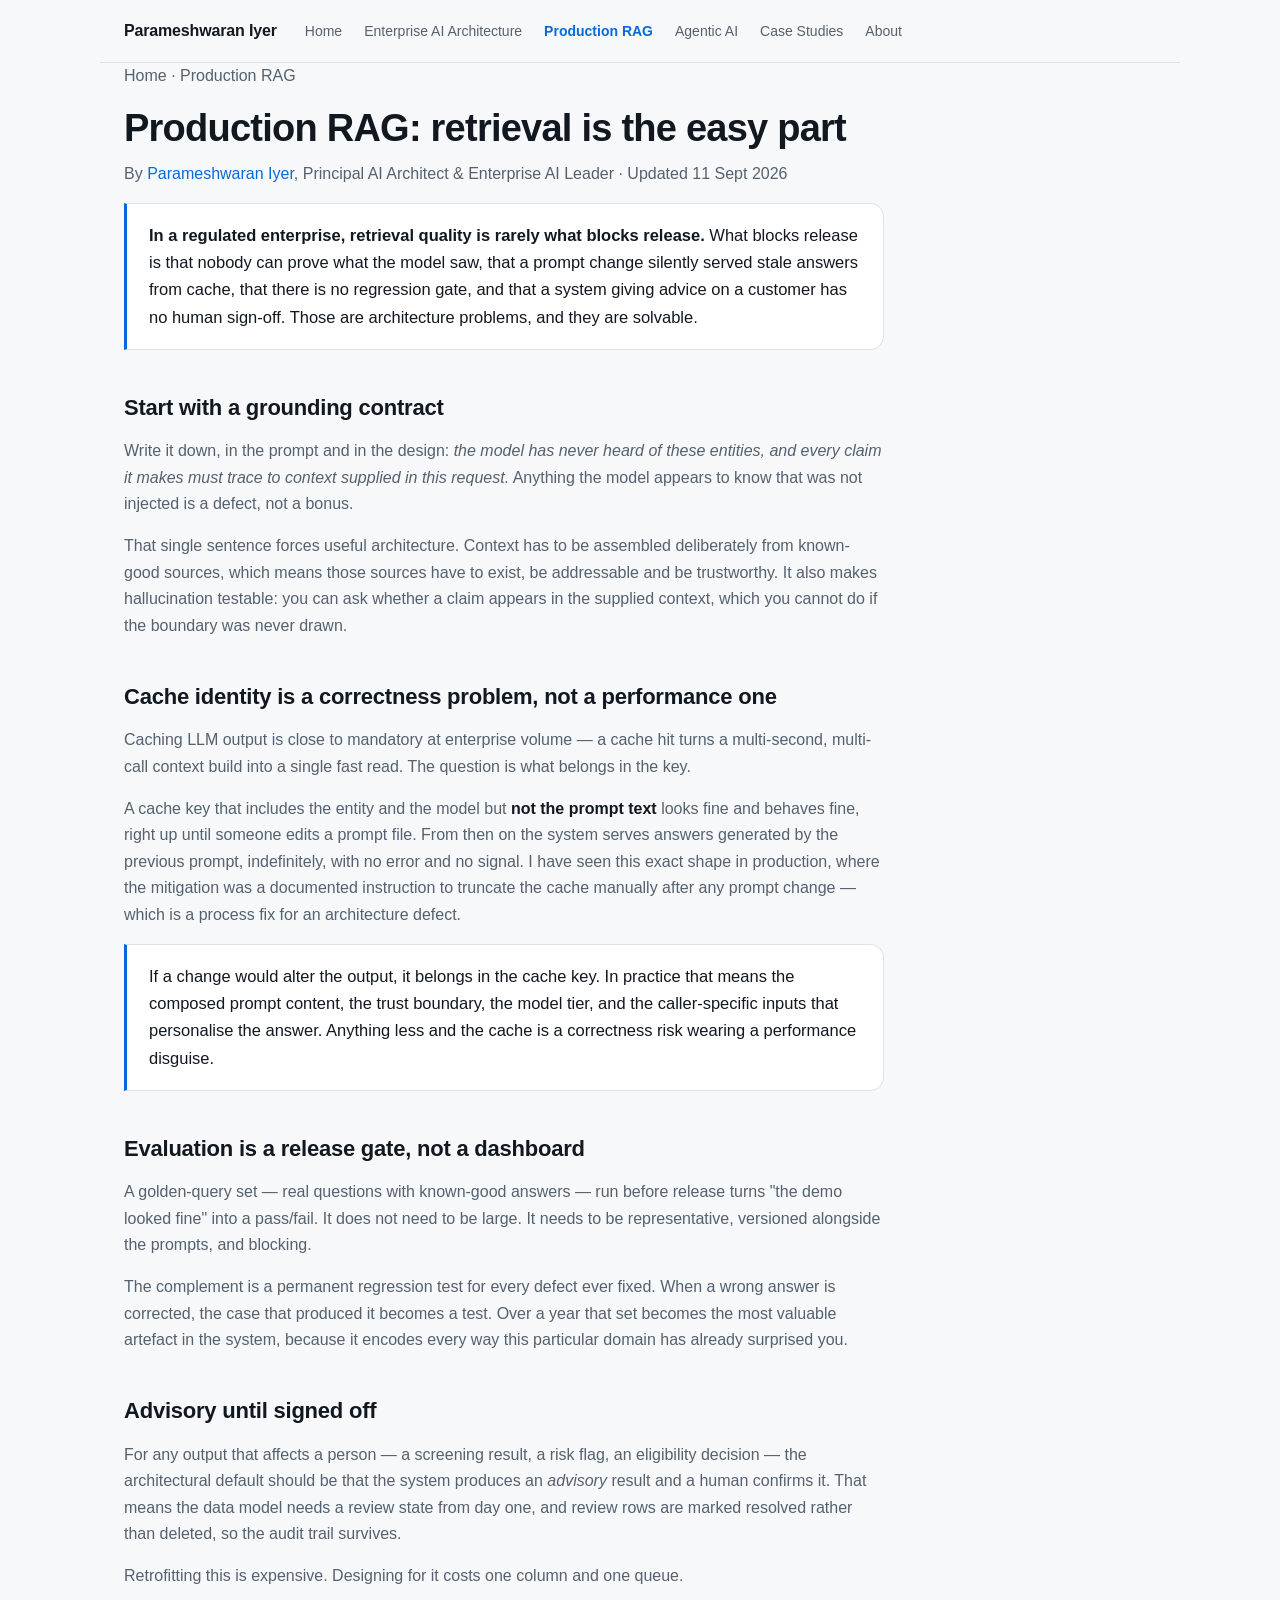
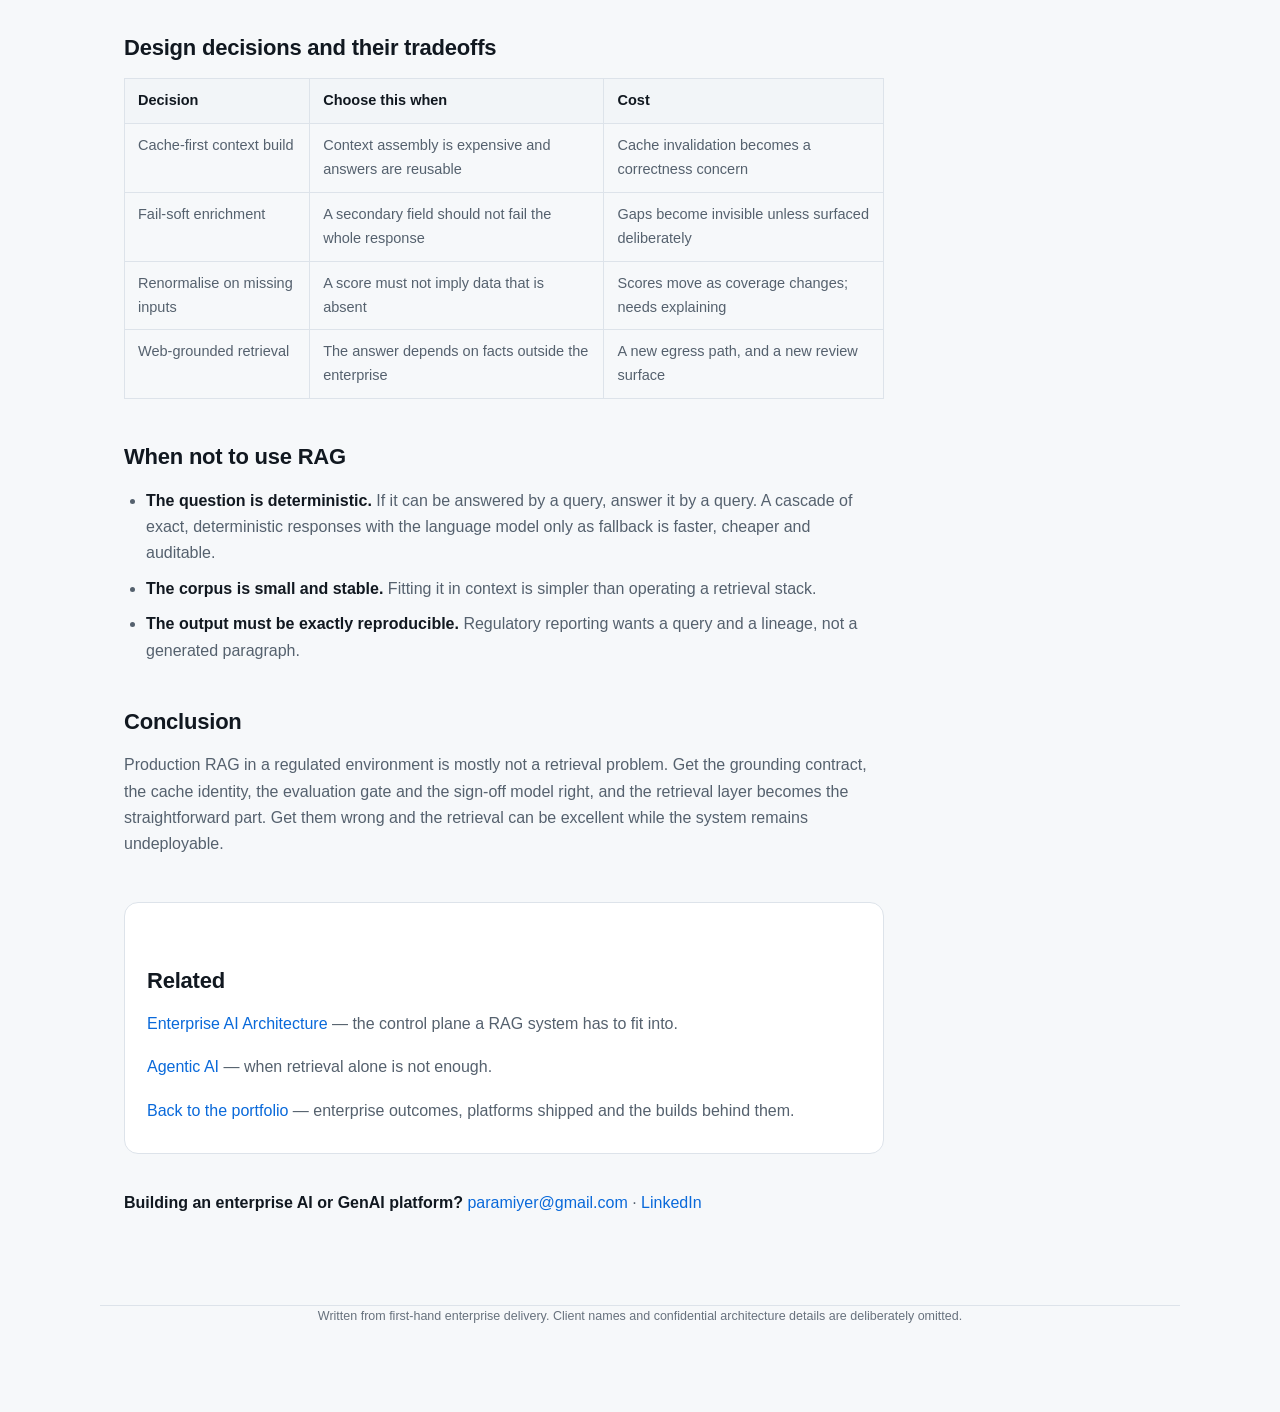
<file: enterprise-rag/index.html>
<!DOCTYPE html>
<html lang="en">
<head>
<meta charset="UTF-8">
<!-- Google tag (gtag.js) with Consent Mode v2.
     Consent defaults are set BEFORE gtag.js loads and before config - order is
     load-bearing; a default declared after config arrives too late to gate the
     first hit. The region list is enforced by Google against the visitor's IP,
     so no geolocation or cookie banner is needed here: EEA, UK and Swiss
     visitors are denied storage by default and measured with cookieless pings,
     everyone else is granted. -->
<script>
  window.dataLayer = window.dataLayer || [];
  function gtag(){dataLayer.push(arguments);}

  /* EU 27 + EEA (IS, LI, NO) + UK + CH. Denied until explicitly granted. */
  gtag('consent', 'default', {
    ad_storage: 'denied',
    ad_user_data: 'denied',
    ad_personalization: 'denied',
    analytics_storage: 'denied',
    functionality_storage: 'denied',
    personalization_storage: 'denied',
    security_storage: 'granted',
    region: ['AT','BE','BG','HR','CY','CZ','DK','EE','FI','FR','DE','GR','HU','IE',
             'IT','LV','LT','LU','MT','NL','PL','PT','RO','SK','SI','ES','SE',
             'IS','LI','NO','GB','CH'],
    wait_for_update: 500
  });

  /* Everywhere else. This site runs no ads and builds no audiences, so the ad
     signals stay denied globally rather than being granted and left unused. */
  gtag('consent', 'default', {
    ad_storage: 'denied',
    ad_user_data: 'denied',
    ad_personalization: 'denied',
    analytics_storage: 'granted',
    functionality_storage: 'granted',
    personalization_storage: 'granted',
    security_storage: 'granted'
  });

  gtag('set', 'ads_data_redaction', true);
  gtag('set', 'url_passthrough', true);
</script>
<script async src="https://www.googletagmanager.com/gtag/js?id=G-3Z5VGCH78G"></script>
<script>
  gtag('js', new Date());
  gtag('config', 'G-3Z5VGCH78G', { anonymize_ip: true });
</script>
<title>Production RAG in Regulated Enterprises | Parameshwaran Iyer</title>
<meta name="viewport" content="width=device-width, initial-scale=1">
<meta name="description" content="What changes when a retrieval-augmented system has to survive a risk review: grounding contracts, what belongs in a cache key, evaluation as a release gate, and where human sign-off is not optional.">
<link rel="canonical" href="https://paramiyer.github.io/enterprise-rag/">
<meta name="theme-color" content="#0d1117" media="(prefers-color-scheme: dark)">
<meta name="theme-color" content="#f6f8fa" media="(prefers-color-scheme: light)">
<link rel="icon" href="../favicon.svg" type="image/svg+xml">
<link rel="apple-touch-icon" href="../apple-touch-icon.png">
<link rel="stylesheet" href="../styles.css">

<meta property="og:type" content="article">
<meta property="og:site_name" content="Parameshwaran Iyer">
<meta property="og:locale" content="en_GB">
<meta property="og:url" content="https://paramiyer.github.io/enterprise-rag/">
<meta property="og:title" content="Production RAG in Regulated Enterprises">
<meta property="og:description" content="What changes when a retrieval-augmented system has to survive a risk review: grounding contracts, what belongs in a cache key, evaluation as a release gate, and where human sign-off is not optional.">
<meta property="og:image" content="https://paramiyer.github.io/og-image.png">
<meta name="twitter:card" content="summary_large_image">
<meta name="twitter:title" content="Production RAG in Regulated Enterprises">
<meta name="twitter:description" content="What changes when a retrieval-augmented system has to survive a risk review: grounding contracts, what belongs in a cache key, evaluation as a release gate, and where human sign-off is not optional.">
<meta name="twitter:image" content="https://paramiyer.github.io/og-image.png">

<script type="application/ld+json">
{
  "@context": "https://schema.org",
  "@graph": [
    {
      "@type": "TechArticle",
      "@id": "https://paramiyer.github.io/enterprise-rag/#article",
      "headline": "Production RAG in Regulated Enterprises",
      "description": "What changes when a retrieval-augmented system has to survive a risk review: grounding contracts, what belongs in a cache key, evaluation as a release gate, and where human sign-off is not optional.",
      "url": "https://paramiyer.github.io/enterprise-rag/",
      "inLanguage": "en",
      "datePublished": "2026-08-29",
      "dateModified": "11 Sept 2026",
      "author": {
        "@id": "https://paramiyer.github.io/#person"
      },
      "publisher": {
        "@id": "https://paramiyer.github.io/#person"
      },
      "mainEntityOfPage": "https://paramiyer.github.io/enterprise-rag/",
      "about": [
        "Retrieval-Augmented Generation",
        "Generative AI",
        "AI Governance"
      ]
    },
    {
      "@type": "BreadcrumbList",
      "@id": "https://paramiyer.github.io/enterprise-rag/#breadcrumbs",
      "itemListElement": [
        {
          "@type": "ListItem",
          "position": 1,
          "name": "Home",
          "item": "https://paramiyer.github.io/"
        },
        {
          "@type": "ListItem",
          "position": 2,
          "name": "Production RAG",
          "item": "https://paramiyer.github.io/enterprise-rag/"
        }
      ]
    }
  ]
}
</script>
</head>
<body>
<a class="skip" href="#main">Skip to content</a>
<nav class="nav" aria-label="Primary">
  <a class="nav-brand" href="../">Parameshwaran Iyer</a>
  <div class="nav-links">
    <a href="../">Home</a>
    <a href="../enterprise-ai-architecture/">Enterprise AI Architecture</a>
    <a href="../enterprise-rag/" aria-current="page">Production RAG</a>
    <a href="../agentic-ai/">Agentic AI</a>
    <a href="../case-studies/">Case Studies</a>
    <a href="../about/">About</a>
  </div>
</nav>
<div class="wrap">
<main id="main">
<article class="article">
  <p class="crumbs"><a href="../">Home</a> · Production RAG</p>
  <h1>Production RAG: retrieval is the easy part</h1>
  <p class="byline">By <a href="../about/">Parameshwaran Iyer</a>, Principal AI Architect &amp; Enterprise AI Leader · Updated 11 Sept 2026</p>

  <div class="answer">
    <p><strong>In a regulated enterprise, retrieval quality is rarely what blocks
    release.</strong> What blocks release is that nobody can prove what the model saw,
    that a prompt change silently served stale answers from cache, that there is no
    regression gate, and that a system giving advice on a customer has no human sign-off.
    Those are architecture problems, and they are solvable.</p>
  </div>

  <h2>Start with a grounding contract</h2>
  <p>Write it down, in the prompt and in the design: <em>the model has never heard of
  these entities, and every claim it makes must trace to context supplied in this
  request.</em> Anything the model appears to know that was not injected is a defect,
  not a bonus.</p>
  <p>That single sentence forces useful architecture. Context has to be assembled
  deliberately from known-good sources, which means those sources have to exist, be
  addressable and be trustworthy. It also makes hallucination testable: you can ask
  whether a claim appears in the supplied context, which you cannot do if the boundary
  was never drawn.</p>

  <h2>Cache identity is a correctness problem, not a performance one</h2>
  <p>Caching LLM output is close to mandatory at enterprise volume — a cache hit turns a
  multi-second, multi-call context build into a single fast read. The question is what
  belongs in the key.</p>
  <p>A cache key that includes the entity and the model but <strong>not the prompt
  text</strong> looks fine and behaves fine, right up until someone edits a prompt file.
  From then on the system serves answers generated by the previous prompt, indefinitely,
  with no error and no signal. I have seen this exact shape in production, where the
  mitigation was a documented instruction to truncate the cache manually after any prompt
  change — which is a process fix for an architecture defect.</p>
  <div class="answer">
    <p>If a change would alter the output, it belongs in the cache key. In practice that
    means the composed prompt content, the trust boundary, the model tier, and the
    caller-specific inputs that personalise the answer. Anything less and the cache is a
    correctness risk wearing a performance disguise.</p>
  </div>

  <h2>Evaluation is a release gate, not a dashboard</h2>
  <p>A golden-query set — real questions with known-good answers — run before release
  turns "the demo looked fine" into a pass/fail. It does not need to be large. It needs
  to be representative, versioned alongside the prompts, and blocking.</p>
  <p>The complement is a permanent regression test for every defect ever fixed. When a
  wrong answer is corrected, the case that produced it becomes a test. Over a year that
  set becomes the most valuable artefact in the system, because it encodes every way
  this particular domain has already surprised you.</p>

  <h2>Advisory until signed off</h2>
  <p>For any output that affects a person — a screening result, a risk flag, an
  eligibility decision — the architectural default should be that the system produces an
  <em>advisory</em> result and a human confirms it. That means the data model needs a
  review state from day one, and review rows are marked resolved rather than deleted, so
  the audit trail survives.</p>
  <p>Retrofitting this is expensive. Designing for it costs one column and one queue.</p>

  <h2>Design decisions and their tradeoffs</h2>
  <table>
    <thead><tr><th>Decision</th><th>Choose this when</th><th>Cost</th></tr></thead>
    <tbody>
      <tr><td>Cache-first context build</td><td>Context assembly is expensive and answers are reusable</td><td>Cache invalidation becomes a correctness concern</td></tr>
      <tr><td>Fail-soft enrichment</td><td>A secondary field should not fail the whole response</td><td>Gaps become invisible unless surfaced deliberately</td></tr>
      <tr><td>Renormalise on missing inputs</td><td>A score must not imply data that is absent</td><td>Scores move as coverage changes; needs explaining</td></tr>
      <tr><td>Web-grounded retrieval</td><td>The answer depends on facts outside the enterprise</td><td>A new egress path, and a new review surface</td></tr>
    </tbody>
  </table>

  <h2>When not to use RAG</h2>
  <ul>
    <li><strong>The question is deterministic.</strong> If it can be answered by a query,
    answer it by a query. A cascade of exact, deterministic responses with the language
    model only as fallback is faster, cheaper and auditable.</li>
    <li><strong>The corpus is small and stable.</strong> Fitting it in context is simpler
    than operating a retrieval stack.</li>
    <li><strong>The output must be exactly reproducible.</strong> Regulatory reporting
    wants a query and a lineage, not a generated paragraph.</li>
  </ul>

  <h2>Conclusion</h2>
  <p>Production RAG in a regulated environment is mostly not a retrieval problem. Get the
  grounding contract, the cache identity, the evaluation gate and the sign-off model
  right, and the retrieval layer becomes the straightforward part. Get them wrong and the
  retrieval can be excellent while the system remains undeployable.</p>

  <div class="related">
    <h2>Related</h2>
    <ul>
      <li><a href="../enterprise-ai-architecture/">Enterprise AI Architecture</a> — the control plane a RAG system has to fit into.</li>
      <li><a href="../agentic-ai/">Agentic AI</a> — when retrieval alone is not enough.</li>
      <li><a href="../">Back to the portfolio</a> — enterprise outcomes, platforms shipped and the builds behind them.</li>
    </ul>
  </div>
  <p style="margin-top:36px"><strong>Building an enterprise AI or GenAI platform?</strong>
  <a href="mailto:paramiyer@gmail.com">paramiyer@gmail.com</a> ·
  <a href="https://www.linkedin.com/in/parameshwaran-iyer-790b2131/" target="_blank" rel="noopener">LinkedIn</a></p>
</article>
</main>
</div>
<footer class="wrap">
  <p>Written from first-hand enterprise delivery. Client names and confidential
  architecture details are deliberately omitted.</p>
</footer>
</body>
</html>
</file>
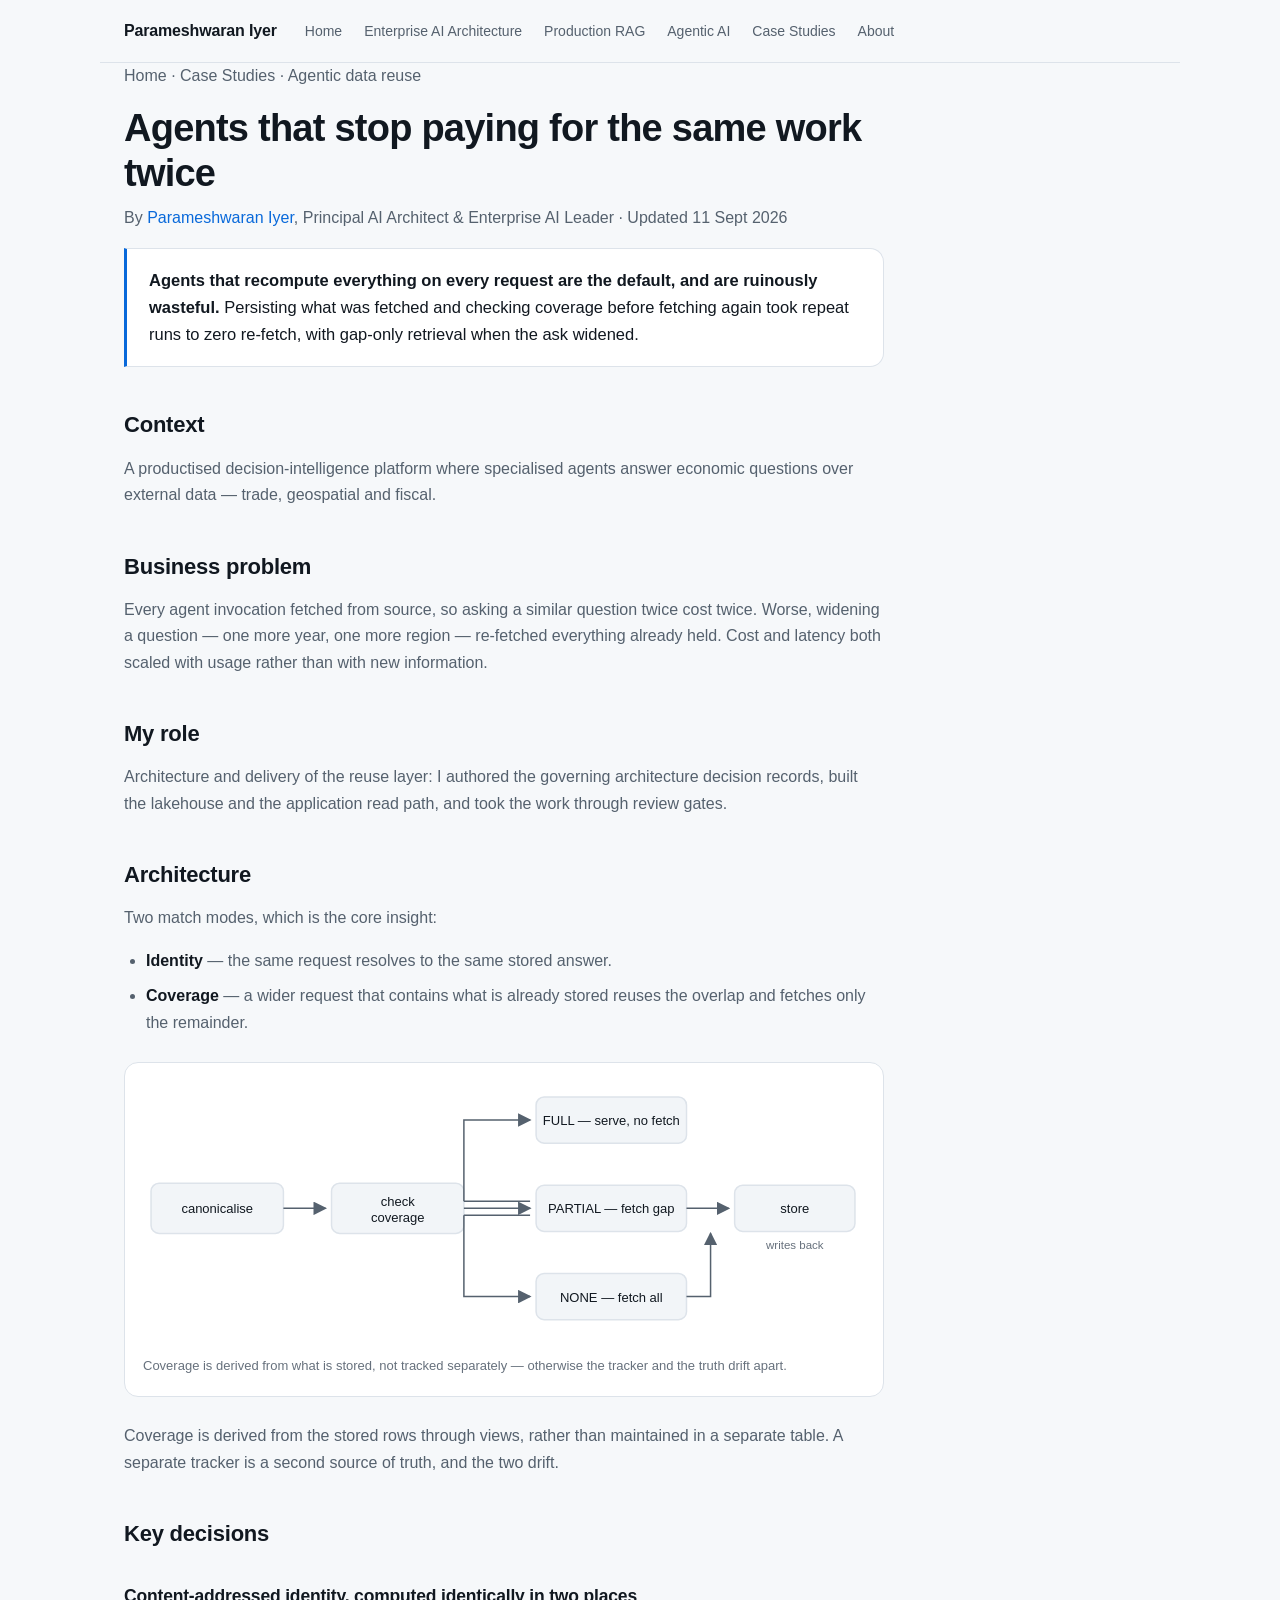
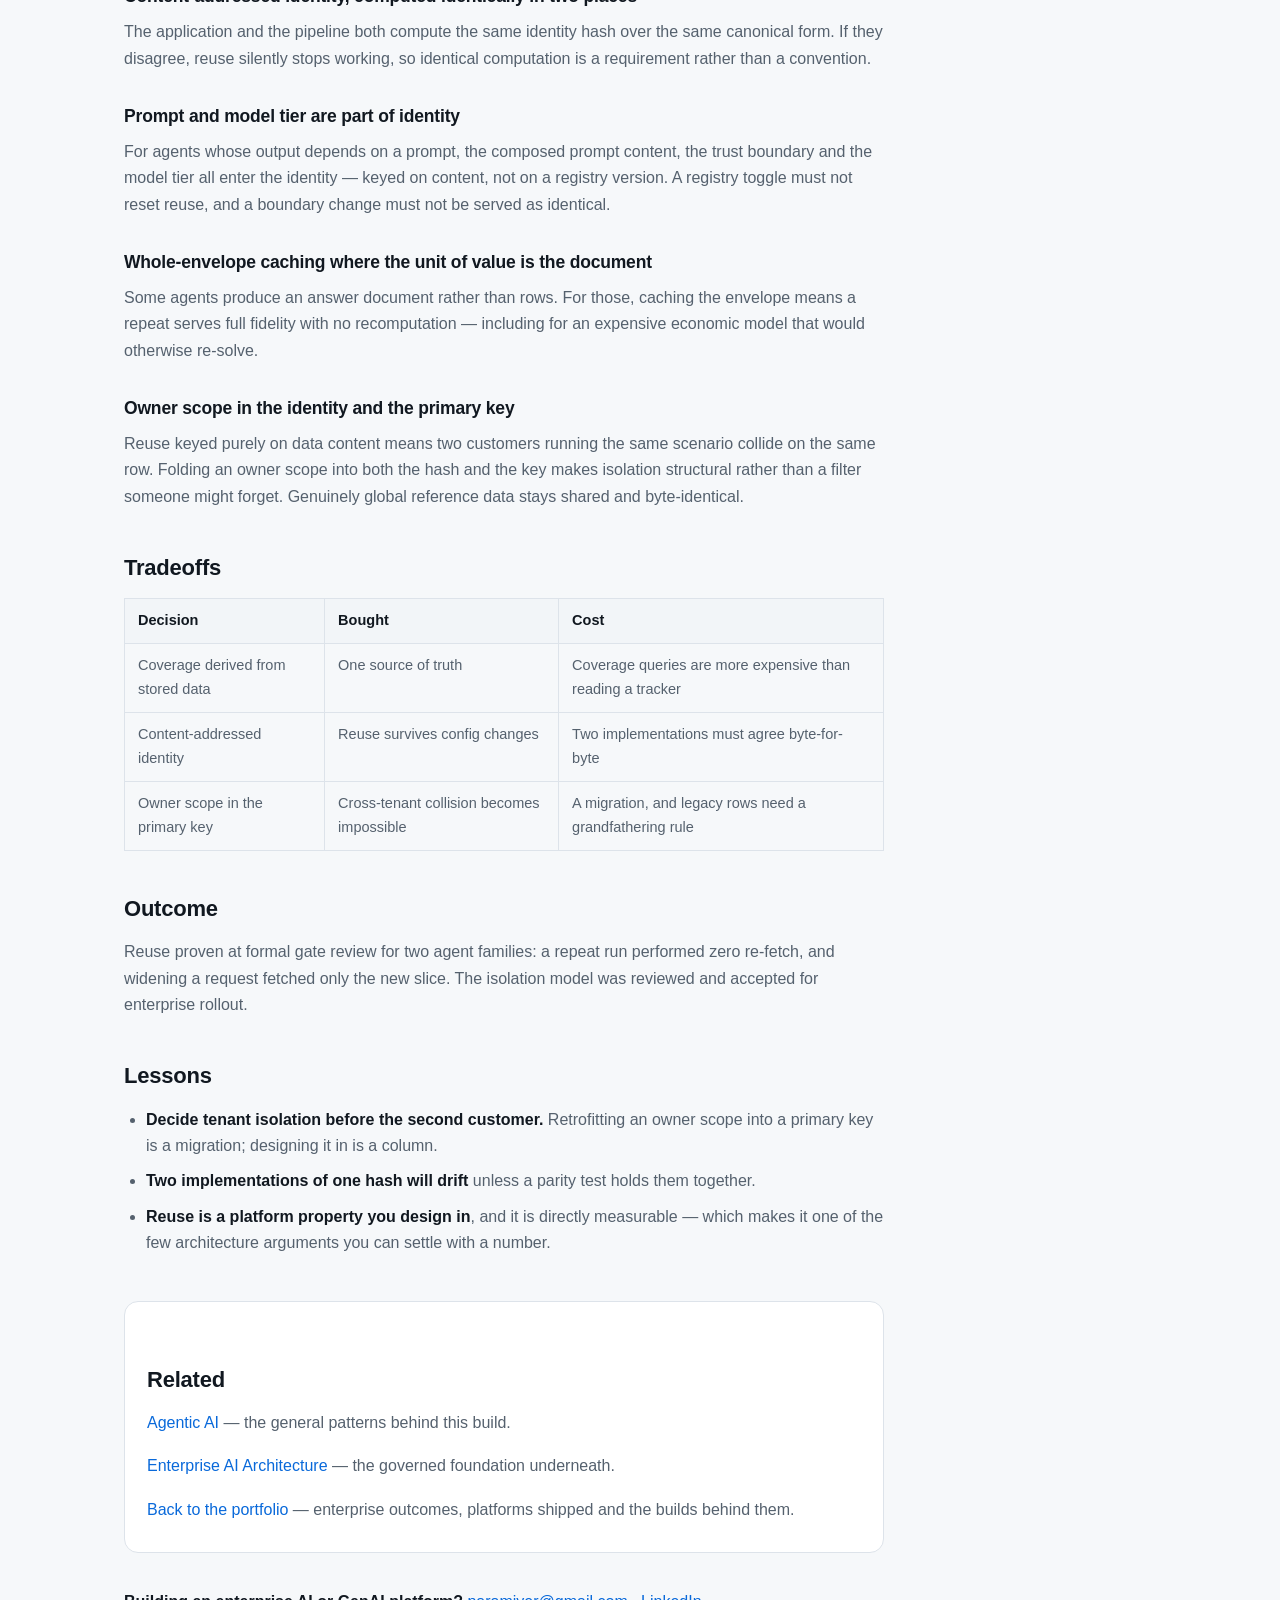
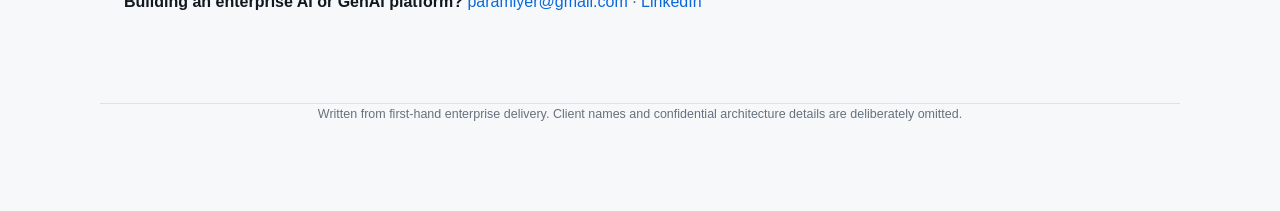
<file: case-studies/agentic-data-reuse/index.html>
<!DOCTYPE html>
<html lang="en">
<head>
<meta charset="UTF-8">
<!-- Google tag (gtag.js) with Consent Mode v2.
     Consent defaults are set BEFORE gtag.js loads and before config - order is
     load-bearing; a default declared after config arrives too late to gate the
     first hit. The region list is enforced by Google against the visitor's IP,
     so no geolocation or cookie banner is needed here: EEA, UK and Swiss
     visitors are denied storage by default and measured with cookieless pings,
     everyone else is granted. -->
<script>
  window.dataLayer = window.dataLayer || [];
  function gtag(){dataLayer.push(arguments);}

  /* EU 27 + EEA (IS, LI, NO) + UK + CH. Denied until explicitly granted. */
  gtag('consent', 'default', {
    ad_storage: 'denied',
    ad_user_data: 'denied',
    ad_personalization: 'denied',
    analytics_storage: 'denied',
    functionality_storage: 'denied',
    personalization_storage: 'denied',
    security_storage: 'granted',
    region: ['AT','BE','BG','HR','CY','CZ','DK','EE','FI','FR','DE','GR','HU','IE',
             'IT','LV','LT','LU','MT','NL','PL','PT','RO','SK','SI','ES','SE',
             'IS','LI','NO','GB','CH'],
    wait_for_update: 500
  });

  /* Everywhere else. This site runs no ads and builds no audiences, so the ad
     signals stay denied globally rather than being granted and left unused. */
  gtag('consent', 'default', {
    ad_storage: 'denied',
    ad_user_data: 'denied',
    ad_personalization: 'denied',
    analytics_storage: 'granted',
    functionality_storage: 'granted',
    personalization_storage: 'granted',
    security_storage: 'granted'
  });

  gtag('set', 'ads_data_redaction', true);
  gtag('set', 'url_passthrough', true);
</script>
<script async src="https://www.googletagmanager.com/gtag/js?id=G-3Z5VGCH78G"></script>
<script>
  gtag('js', new Date());
  gtag('config', 'G-3Z5VGCH78G', { anonymize_ip: true });
</script>
<title>Coverage-Aware Reuse for a Multi-Agent Platform | Parameshwaran Iyer</title>
<meta name="viewport" content="width=device-width, initial-scale=1">
<meta name="description" content="A multi-agent analytics platform re-fetched everything on every run. Coverage-aware reuse cut repeat runs to zero re-fetch, and owner-scoped identity made the platform safe for a second customer.">
<link rel="canonical" href="https://paramiyer.github.io/case-studies/agentic-data-reuse/">
<meta name="theme-color" content="#0d1117" media="(prefers-color-scheme: dark)">
<meta name="theme-color" content="#f6f8fa" media="(prefers-color-scheme: light)">
<link rel="icon" href="../../favicon.svg" type="image/svg+xml">
<link rel="apple-touch-icon" href="../../apple-touch-icon.png">
<link rel="stylesheet" href="../../styles.css">

<meta property="og:type" content="article">
<meta property="og:site_name" content="Parameshwaran Iyer">
<meta property="og:locale" content="en_GB">
<meta property="og:url" content="https://paramiyer.github.io/case-studies/agentic-data-reuse/">
<meta property="og:title" content="Coverage-Aware Reuse for a Multi-Agent Platform">
<meta property="og:description" content="A multi-agent analytics platform re-fetched everything on every run. Coverage-aware reuse cut repeat runs to zero re-fetch, and owner-scoped identity made the platform safe for a second customer.">
<meta property="og:image" content="https://paramiyer.github.io/og-image.png">
<meta name="twitter:card" content="summary_large_image">
<meta name="twitter:title" content="Coverage-Aware Reuse for a Multi-Agent Platform">
<meta name="twitter:description" content="A multi-agent analytics platform re-fetched everything on every run. Coverage-aware reuse cut repeat runs to zero re-fetch, and owner-scoped identity made the platform safe for a second customer.">
<meta name="twitter:image" content="https://paramiyer.github.io/og-image.png">

<script type="application/ld+json">
{
  "@context": "https://schema.org",
  "@graph": [
    {
      "@type": "TechArticle",
      "@id": "https://paramiyer.github.io/case-studies/agentic-data-reuse/#article",
      "headline": "Coverage-Aware Reuse for a Multi-Agent Platform",
      "description": "A multi-agent analytics platform re-fetched everything on every run. Coverage-aware reuse cut repeat runs to zero re-fetch, and owner-scoped identity made the platform safe for a second customer.",
      "url": "https://paramiyer.github.io/case-studies/agentic-data-reuse/",
      "inLanguage": "en",
      "datePublished": "2026-08-29",
      "dateModified": "11 Sept 2026",
      "author": {
        "@id": "https://paramiyer.github.io/#person"
      },
      "publisher": {
        "@id": "https://paramiyer.github.io/#person"
      },
      "mainEntityOfPage": "https://paramiyer.github.io/case-studies/agentic-data-reuse/",
      "about": [
        "Agentic AI",
        "AI Platforms",
        "Data Architecture"
      ]
    },
    {
      "@type": "BreadcrumbList",
      "@id": "https://paramiyer.github.io/case-studies/agentic-data-reuse/#breadcrumbs",
      "itemListElement": [
        {
          "@type": "ListItem",
          "position": 1,
          "name": "Home",
          "item": "https://paramiyer.github.io/"
        },
        {
          "@type": "ListItem",
          "position": 2,
          "name": "Case Studies",
          "item": "https://paramiyer.github.io/case-studies/"
        },
        {
          "@type": "ListItem",
          "position": 3,
          "name": "Agentic data reuse",
          "item": "https://paramiyer.github.io/case-studies/agentic-data-reuse/"
        }
      ]
    }
  ]
}
</script>
</head>
<body>
<a class="skip" href="#main">Skip to content</a>
<nav class="nav" aria-label="Primary">
  <a class="nav-brand" href="../../">Parameshwaran Iyer</a>
  <div class="nav-links">
    <a href="../../">Home</a>
    <a href="../../enterprise-ai-architecture/">Enterprise AI Architecture</a>
    <a href="../../enterprise-rag/">Production RAG</a>
    <a href="../../agentic-ai/">Agentic AI</a>
    <a href="../../case-studies/">Case Studies</a>
    <a href="../../about/">About</a>
  </div>
</nav>
<div class="wrap">
<main id="main">
<article class="article">
  <p class="crumbs"><a href="../../">Home</a> · <a href="../../case-studies/">Case Studies</a> · Agentic data reuse</p>
  <h1>Agents that stop paying for the same work twice</h1>
  <p class="byline">By <a href="../../about/">Parameshwaran Iyer</a>, Principal AI Architect &amp; Enterprise AI Leader · Updated 11 Sept 2026</p>

  <div class="answer">
    <p><strong>Agents that recompute everything on every request are the default, and are
    ruinously wasteful.</strong> Persisting what was fetched and checking coverage before
    fetching again took repeat runs to zero re-fetch, with gap-only retrieval when the ask
    widened.</p>
  </div>

  <h2>Context</h2>
  <p>A productised decision-intelligence platform where specialised agents answer
  economic questions over external data — trade, geospatial and fiscal.</p>

  <h2>Business problem</h2>
  <p>Every agent invocation fetched from source, so asking a similar question twice cost
  twice. Worse, widening a question — one more year, one more region — re-fetched
  everything already held. Cost and latency both scaled with usage rather than with new
  information.</p>

  <h2>My role</h2>
  <p>Architecture and delivery of the reuse layer: I authored the governing architecture
  decision records, built the lakehouse and the application read path, and took the work
  through review gates.</p>

  <h2>Architecture</h2>
  <p>Two match modes, which is the core insight:</p>
  <ul>
    <li><strong>Identity</strong> — the same request resolves to the same stored answer.</li>
    <li><strong>Coverage</strong> — a wider request that contains what is already stored
    reuses the overlap and fetches only the remainder.</li>
  </ul>
  
  <figure class="diagram">
    <svg viewBox="0 0 720 250" role="img" xmlns="http://www.w3.org/2000/svg"
         aria-label="A request is canonicalised, then coverage is checked. Full coverage serves from storage with no fetch. Partial coverage fetches only the missing slice and accumulates it. No coverage fetches everything and stores it. Both fetch paths write back, so the next identical request is served from storage.">
      <defs>
        <marker id="a" markerWidth="9" markerHeight="9" refX="8" refY="4.5" orient="auto">
          <path d="M0,0 L9,4.5 L0,9 z" fill="currentColor"/>
        </marker>
      </defs>
      <g class="d-box">
        <rect x="8" y="100" width="132" height="50" rx="8"/>
        <rect x="188" y="100" width="132" height="50" rx="8"/>
        <rect x="392" y="14"  width="150" height="46" rx="8"/>
        <rect x="392" y="102" width="150" height="46" rx="8"/>
        <rect x="392" y="190" width="150" height="46" rx="8"/>
        <rect x="590" y="102" width="120" height="46" rx="8"/>
      </g>
      <g class="d-text">
        <text x="74"  y="130">canonicalise</text>
        <text x="254" y="123">check</text>
        <text x="254" y="139">coverage</text>
        <text x="467" y="42">FULL — serve, no fetch</text>
        <text x="467" y="130">PARTIAL — fetch gap</text>
        <text x="467" y="218">NONE — fetch all</text>
        <text x="650" y="130">store</text>
      </g>
      <g class="d-line" marker-end="url(#a)">
        <path d="M140,125 H182"/>
        <path d="M320,118 H386 M320,118 V37 H386"/>
        <path d="M320,125 H386"/>
        <path d="M320,132 H386 M320,132 V213 H386"/>
        <path d="M542,125 H584"/>
        <path d="M542,213 H566 V150"/>
      </g>
      <g class="d-note"><text x="650" y="166">writes back</text></g>
    </svg>
    <figcaption>Coverage is derived from what is stored, not tracked separately —
    otherwise the tracker and the truth drift apart.</figcaption>
  </figure>

  <p>Coverage is derived from the stored rows through views, rather than maintained in a
  separate table. A separate tracker is a second source of truth, and the two drift.</p>

  <h2>Key decisions</h2>
  <h3>Content-addressed identity, computed identically in two places</h3>
  <p>The application and the pipeline both compute the same identity hash over the same
  canonical form. If they disagree, reuse silently stops working, so identical computation
  is a requirement rather than a convention.</p>
  <h3>Prompt and model tier are part of identity</h3>
  <p>For agents whose output depends on a prompt, the composed prompt content, the trust
  boundary and the model tier all enter the identity — keyed on content, not on a registry
  version. A registry toggle must not reset reuse, and a boundary change must not be
  served as identical.</p>
  <h3>Whole-envelope caching where the unit of value is the document</h3>
  <p>Some agents produce an answer document rather than rows. For those, caching the
  envelope means a repeat serves full fidelity with no recomputation — including for an
  expensive economic model that would otherwise re-solve.</p>
  <h3>Owner scope in the identity and the primary key</h3>
  <p>Reuse keyed purely on data content means two customers running the same scenario
  collide on the same row. Folding an owner scope into both the hash and the key makes
  isolation structural rather than a filter someone might forget. Genuinely global
  reference data stays shared and byte-identical.</p>

  <h2>Tradeoffs</h2>
  <table>
    <thead><tr><th>Decision</th><th>Bought</th><th>Cost</th></tr></thead>
    <tbody>
      <tr><td>Coverage derived from stored data</td><td>One source of truth</td><td>Coverage queries are more expensive than reading a tracker</td></tr>
      <tr><td>Content-addressed identity</td><td>Reuse survives config changes</td><td>Two implementations must agree byte-for-byte</td></tr>
      <tr><td>Owner scope in the primary key</td><td>Cross-tenant collision becomes impossible</td><td>A migration, and legacy rows need a grandfathering rule</td></tr>
    </tbody>
  </table>

  <h2>Outcome</h2>
  <p>Reuse proven at formal gate review for two agent families: a repeat run performed
  zero re-fetch, and widening a request fetched only the new slice. The isolation model
  was reviewed and accepted for enterprise rollout.</p>

  <h2>Lessons</h2>
  <ul>
    <li><strong>Decide tenant isolation before the second customer.</strong> Retrofitting
    an owner scope into a primary key is a migration; designing it in is a column.</li>
    <li><strong>Two implementations of one hash will drift</strong> unless a parity test
    holds them together.</li>
    <li><strong>Reuse is a platform property you design in</strong>, and it is directly
    measurable — which makes it one of the few architecture arguments you can settle with
    a number.</li>
  </ul>

  <div class="related">
    <h2>Related</h2>
    <ul>
      <li><a href="../../agentic-ai/">Agentic AI</a> — the general patterns behind this build.</li>
      <li><a href="../../enterprise-ai-architecture/">Enterprise AI Architecture</a> — the governed foundation underneath.</li>
      <li><a href="../../">Back to the portfolio</a> — enterprise outcomes, platforms shipped and the builds behind them.</li>
    </ul>
  </div>
  <p style="margin-top:36px"><strong>Building an enterprise AI or GenAI platform?</strong>
  <a href="mailto:paramiyer@gmail.com">paramiyer@gmail.com</a> ·
  <a href="https://www.linkedin.com/in/parameshwaran-iyer-790b2131/" target="_blank" rel="noopener">LinkedIn</a></p>
</article>
</main>
</div>
<footer class="wrap">
  <p>Written from first-hand enterprise delivery. Client names and confidential
  architecture details are deliberately omitted.</p>
</footer>
</body>
</html>
</file>
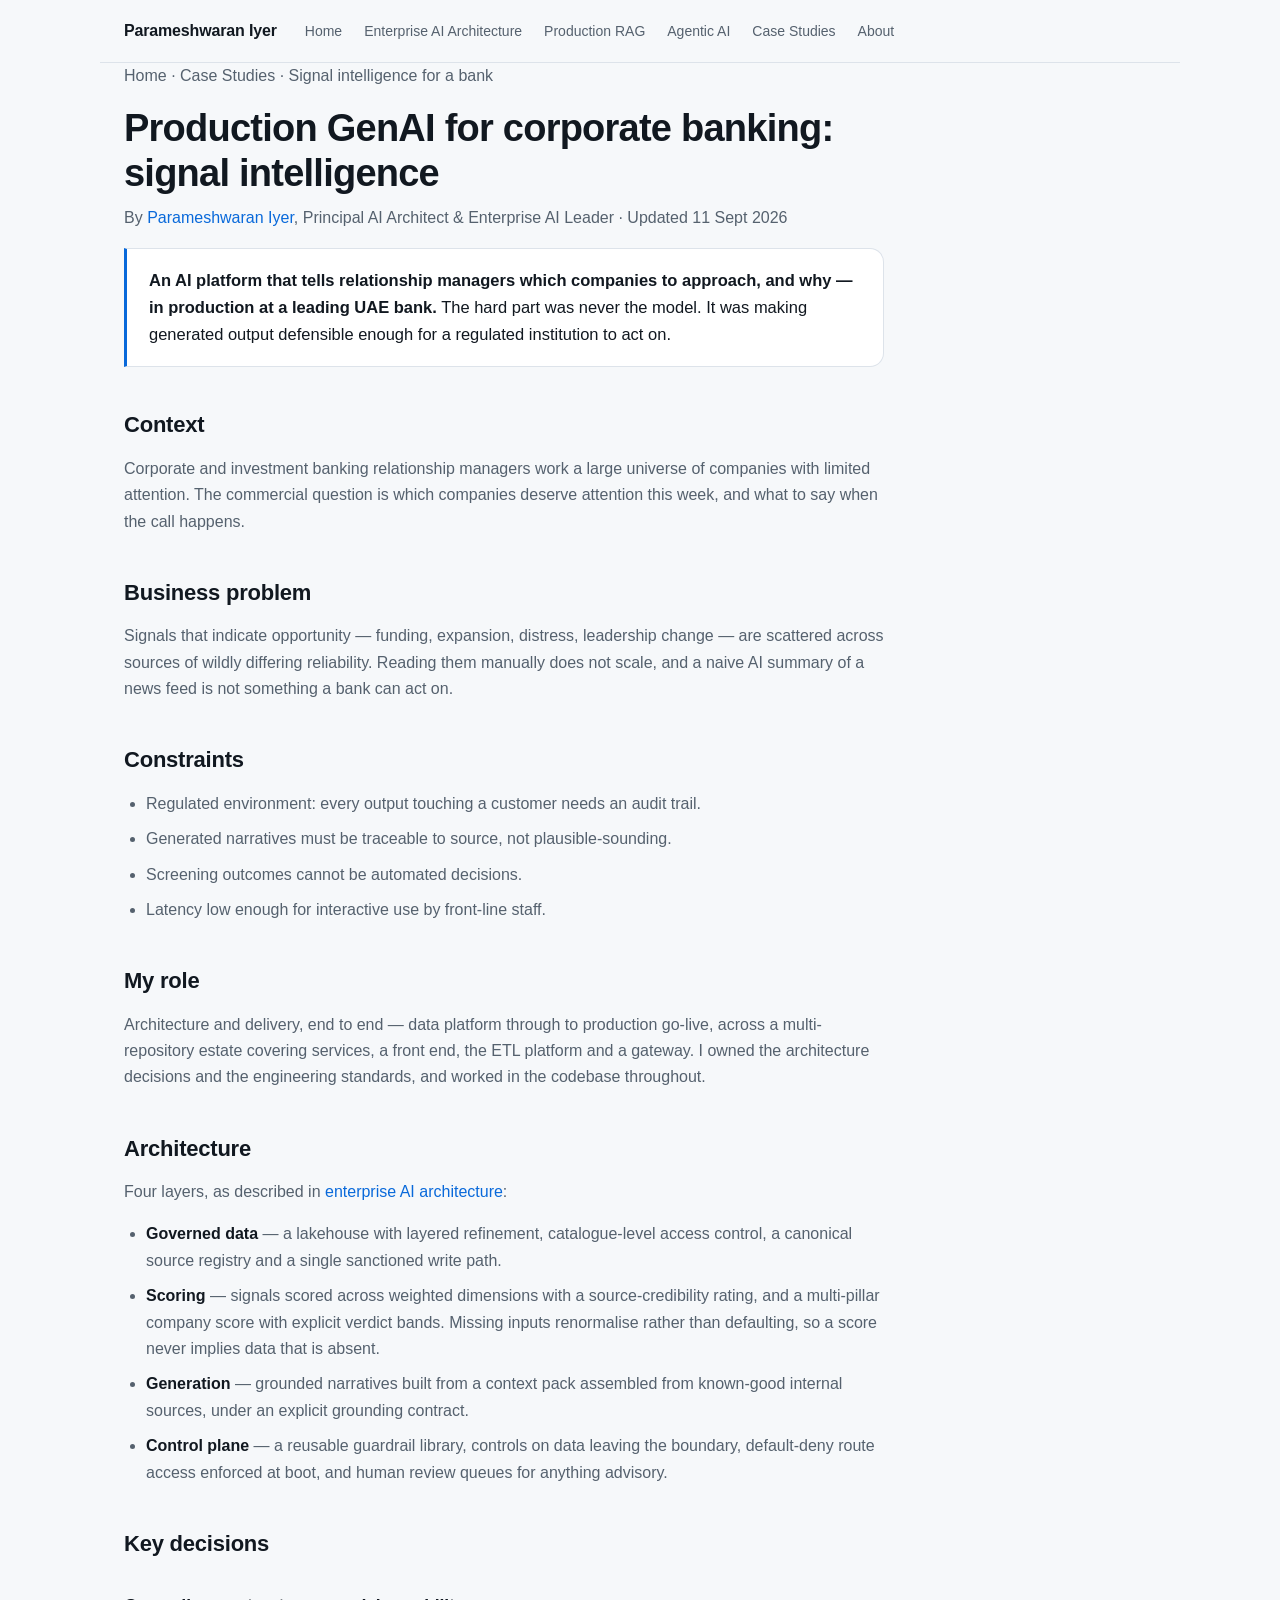
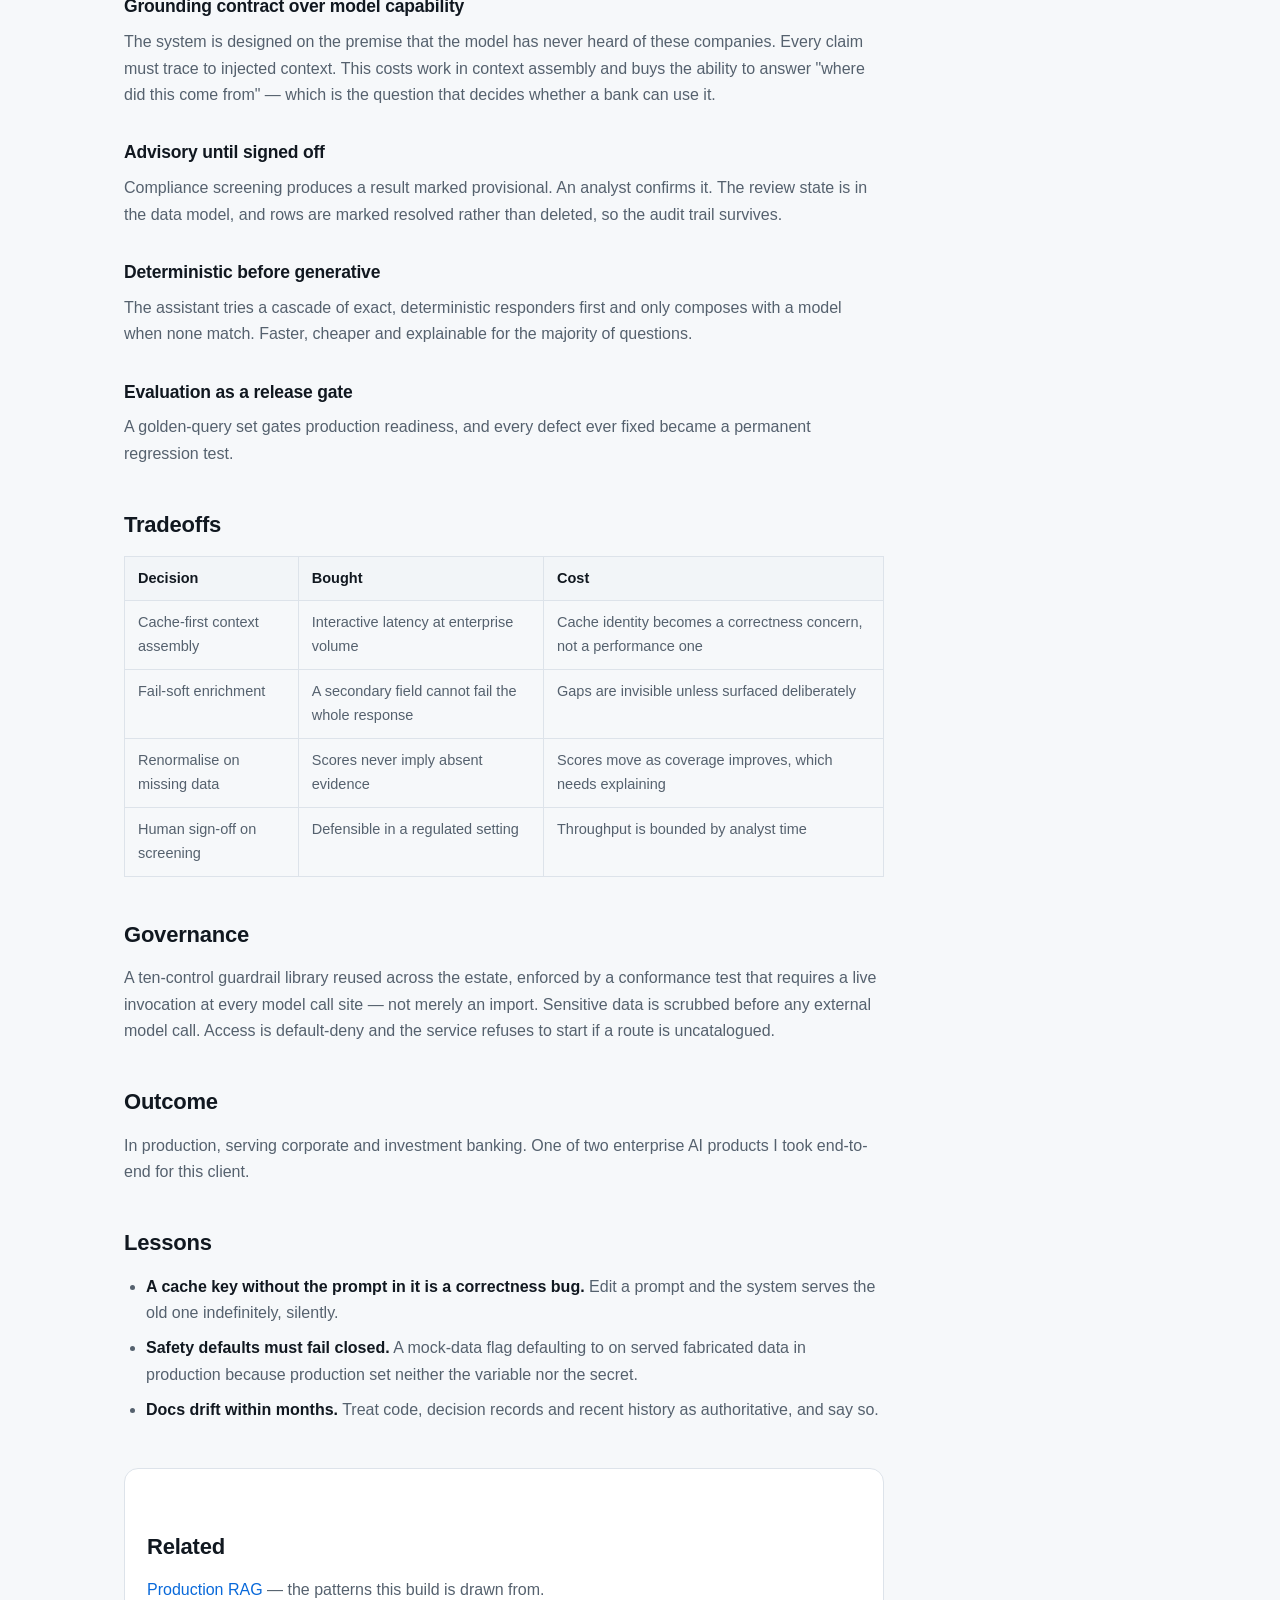
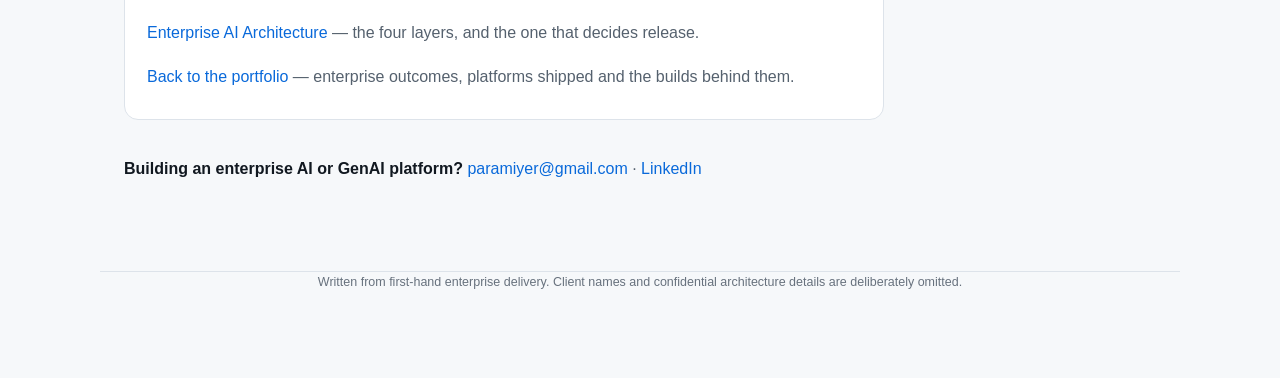
<file: case-studies/enterprise-signal-intelligence/index.html>
<!DOCTYPE html>
<html lang="en">
<head>
<meta charset="UTF-8">
<!-- Google tag (gtag.js) with Consent Mode v2.
     Consent defaults are set BEFORE gtag.js loads and before config - order is
     load-bearing; a default declared after config arrives too late to gate the
     first hit. The region list is enforced by Google against the visitor's IP,
     so no geolocation or cookie banner is needed here: EEA, UK and Swiss
     visitors are denied storage by default and measured with cookieless pings,
     everyone else is granted. -->
<script>
  window.dataLayer = window.dataLayer || [];
  function gtag(){dataLayer.push(arguments);}

  /* EU 27 + EEA (IS, LI, NO) + UK + CH. Denied until explicitly granted. */
  gtag('consent', 'default', {
    ad_storage: 'denied',
    ad_user_data: 'denied',
    ad_personalization: 'denied',
    analytics_storage: 'denied',
    functionality_storage: 'denied',
    personalization_storage: 'denied',
    security_storage: 'granted',
    region: ['AT','BE','BG','HR','CY','CZ','DK','EE','FI','FR','DE','GR','HU','IE',
             'IT','LV','LT','LU','MT','NL','PL','PT','RO','SK','SI','ES','SE',
             'IS','LI','NO','GB','CH'],
    wait_for_update: 500
  });

  /* Everywhere else. This site runs no ads and builds no audiences, so the ad
     signals stay denied globally rather than being granted and left unused. */
  gtag('consent', 'default', {
    ad_storage: 'denied',
    ad_user_data: 'denied',
    ad_personalization: 'denied',
    analytics_storage: 'granted',
    functionality_storage: 'granted',
    personalization_storage: 'granted',
    security_storage: 'granted'
  });

  gtag('set', 'ads_data_redaction', true);
  gtag('set', 'url_passthrough', true);
</script>
<script async src="https://www.googletagmanager.com/gtag/js?id=G-3Z5VGCH78G"></script>
<script>
  gtag('js', new Date());
  gtag('config', 'G-3Z5VGCH78G', { anonymize_ip: true });
</script>
<title>Signal Intelligence for a Leading UAE Bank | Parameshwaran Iyer</title>
<meta name="viewport" content="width=device-width, initial-scale=1">
<meta name="description" content="Taking generative AI into production inside a bank: grounding contracts, scored signal intelligence, compliance screening that stays advisory until an analyst signs off, and the control plane that made release possible.">
<link rel="canonical" href="https://paramiyer.github.io/case-studies/enterprise-signal-intelligence/">
<meta name="theme-color" content="#0d1117" media="(prefers-color-scheme: dark)">
<meta name="theme-color" content="#f6f8fa" media="(prefers-color-scheme: light)">
<link rel="icon" href="../../favicon.svg" type="image/svg+xml">
<link rel="apple-touch-icon" href="../../apple-touch-icon.png">
<link rel="stylesheet" href="../../styles.css">

<meta property="og:type" content="article">
<meta property="og:site_name" content="Parameshwaran Iyer">
<meta property="og:locale" content="en_GB">
<meta property="og:url" content="https://paramiyer.github.io/case-studies/enterprise-signal-intelligence/">
<meta property="og:title" content="Signal Intelligence for a Leading UAE Bank">
<meta property="og:description" content="Taking generative AI into production inside a bank: grounding contracts, scored signal intelligence, compliance screening that stays advisory until an analyst signs off, and the control plane that made release possible.">
<meta property="og:image" content="https://paramiyer.github.io/og-image.png">
<meta name="twitter:card" content="summary_large_image">
<meta name="twitter:title" content="Signal Intelligence for a Leading UAE Bank">
<meta name="twitter:description" content="Taking generative AI into production inside a bank: grounding contracts, scored signal intelligence, compliance screening that stays advisory until an analyst signs off, and the control plane that made release possible.">
<meta name="twitter:image" content="https://paramiyer.github.io/og-image.png">

<script type="application/ld+json">
{
  "@context": "https://schema.org",
  "@graph": [
    {
      "@type": "TechArticle",
      "@id": "https://paramiyer.github.io/case-studies/enterprise-signal-intelligence/#article",
      "headline": "Signal Intelligence for a Leading UAE Bank",
      "description": "Taking generative AI into production inside a bank: grounding contracts, scored signal intelligence, compliance screening that stays advisory until an analyst signs off, and the control plane that made release possible.",
      "url": "https://paramiyer.github.io/case-studies/enterprise-signal-intelligence/",
      "inLanguage": "en",
      "datePublished": "2026-08-29",
      "dateModified": "11 Sept 2026",
      "author": {
        "@id": "https://paramiyer.github.io/#person"
      },
      "publisher": {
        "@id": "https://paramiyer.github.io/#person"
      },
      "mainEntityOfPage": "https://paramiyer.github.io/case-studies/enterprise-signal-intelligence/",
      "about": [
        "Generative AI",
        "Retrieval-Augmented Generation",
        "AI Governance"
      ]
    },
    {
      "@type": "BreadcrumbList",
      "@id": "https://paramiyer.github.io/case-studies/enterprise-signal-intelligence/#breadcrumbs",
      "itemListElement": [
        {
          "@type": "ListItem",
          "position": 1,
          "name": "Home",
          "item": "https://paramiyer.github.io/"
        },
        {
          "@type": "ListItem",
          "position": 2,
          "name": "Case Studies",
          "item": "https://paramiyer.github.io/case-studies/"
        },
        {
          "@type": "ListItem",
          "position": 3,
          "name": "Signal intelligence for a bank",
          "item": "https://paramiyer.github.io/case-studies/enterprise-signal-intelligence/"
        }
      ]
    }
  ]
}
</script>
</head>
<body>
<a class="skip" href="#main">Skip to content</a>
<nav class="nav" aria-label="Primary">
  <a class="nav-brand" href="../../">Parameshwaran Iyer</a>
  <div class="nav-links">
    <a href="../../">Home</a>
    <a href="../../enterprise-ai-architecture/">Enterprise AI Architecture</a>
    <a href="../../enterprise-rag/">Production RAG</a>
    <a href="../../agentic-ai/">Agentic AI</a>
    <a href="../../case-studies/">Case Studies</a>
    <a href="../../about/">About</a>
  </div>
</nav>
<div class="wrap">
<main id="main">
<article class="article">
  <p class="crumbs"><a href="../../">Home</a> · <a href="../../case-studies/">Case Studies</a> · Signal intelligence for a bank</p>
  <h1>Production GenAI for corporate banking: signal intelligence</h1>
  <p class="byline">By <a href="../../about/">Parameshwaran Iyer</a>, Principal AI Architect &amp; Enterprise AI Leader · Updated 11 Sept 2026</p>

  <div class="answer">
    <p><strong>An AI platform that tells relationship managers which companies to
    approach, and why — in production at a leading UAE bank.</strong> The hard part was
    never the model. It was making generated output defensible enough for a regulated
    institution to act on.</p>
  </div>

  <h2>Context</h2>
  <p>Corporate and investment banking relationship managers work a large universe of
  companies with limited attention. The commercial question is which companies deserve
  attention this week, and what to say when the call happens.</p>

  <h2>Business problem</h2>
  <p>Signals that indicate opportunity — funding, expansion, distress, leadership change —
  are scattered across sources of wildly differing reliability. Reading them manually does
  not scale, and a naive AI summary of a news feed is not something a bank can act on.</p>

  <h2>Constraints</h2>
  <ul>
    <li>Regulated environment: every output touching a customer needs an audit trail.</li>
    <li>Generated narratives must be traceable to source, not plausible-sounding.</li>
    <li>Screening outcomes cannot be automated decisions.</li>
    <li>Latency low enough for interactive use by front-line staff.</li>
  </ul>

  <h2>My role</h2>
  <p>Architecture and delivery, end to end — data platform through to production go-live,
  across a multi-repository estate covering services, a front end, the ETL platform and a
  gateway. I owned the architecture decisions and the engineering standards, and worked
  in the codebase throughout.</p>

  <h2>Architecture</h2>
  <p>Four layers, as described in
  <a href="../../enterprise-ai-architecture/">enterprise AI architecture</a>:</p>
  <ul>
    <li><strong>Governed data</strong> — a lakehouse with layered refinement, catalogue-level
    access control, a canonical source registry and a single sanctioned write path.</li>
    <li><strong>Scoring</strong> — signals scored across weighted dimensions with a
    source-credibility rating, and a multi-pillar company score with explicit verdict
    bands. Missing inputs renormalise rather than defaulting, so a score never implies
    data that is absent.</li>
    <li><strong>Generation</strong> — grounded narratives built from a context pack
    assembled from known-good internal sources, under an explicit grounding contract.</li>
    <li><strong>Control plane</strong> — a reusable guardrail library, controls on data
    leaving the boundary, default-deny route access enforced at boot, and human review
    queues for anything advisory.</li>
  </ul>

  <h2>Key decisions</h2>
  <h3>Grounding contract over model capability</h3>
  <p>The system is designed on the premise that the model has never heard of these
  companies. Every claim must trace to injected context. This costs work in context
  assembly and buys the ability to answer "where did this come from" — which is the
  question that decides whether a bank can use it.</p>
  <h3>Advisory until signed off</h3>
  <p>Compliance screening produces a result marked provisional. An analyst confirms it.
  The review state is in the data model, and rows are marked resolved rather than deleted,
  so the audit trail survives.</p>
  <h3>Deterministic before generative</h3>
  <p>The assistant tries a cascade of exact, deterministic responders first and only
  composes with a model when none match. Faster, cheaper and explainable for the majority
  of questions.</p>
  <h3>Evaluation as a release gate</h3>
  <p>A golden-query set gates production readiness, and every defect ever fixed became a
  permanent regression test.</p>

  <h2>Tradeoffs</h2>
  <table>
    <thead><tr><th>Decision</th><th>Bought</th><th>Cost</th></tr></thead>
    <tbody>
      <tr><td>Cache-first context assembly</td><td>Interactive latency at enterprise volume</td><td>Cache identity becomes a correctness concern, not a performance one</td></tr>
      <tr><td>Fail-soft enrichment</td><td>A secondary field cannot fail the whole response</td><td>Gaps are invisible unless surfaced deliberately</td></tr>
      <tr><td>Renormalise on missing data</td><td>Scores never imply absent evidence</td><td>Scores move as coverage improves, which needs explaining</td></tr>
      <tr><td>Human sign-off on screening</td><td>Defensible in a regulated setting</td><td>Throughput is bounded by analyst time</td></tr>
    </tbody>
  </table>

  <h2>Governance</h2>
  <p>A ten-control guardrail library reused across the estate, enforced by a conformance
  test that requires a live invocation at every model call site — not merely an import.
  Sensitive data is scrubbed before any external model call. Access is default-deny and
  the service refuses to start if a route is uncatalogued.</p>

  <h2>Outcome</h2>
  <p>In production, serving corporate and investment banking. One of two enterprise AI
  products I took end-to-end for this client.</p>

  <h2>Lessons</h2>
  <ul>
    <li><strong>A cache key without the prompt in it is a correctness bug.</strong> Edit a
    prompt and the system serves the old one indefinitely, silently.</li>
    <li><strong>Safety defaults must fail closed.</strong> A mock-data flag defaulting to
    on served fabricated data in production because production set neither the variable
    nor the secret.</li>
    <li><strong>Docs drift within months.</strong> Treat code, decision records and recent
    history as authoritative, and say so.</li>
  </ul>

  <div class="related">
    <h2>Related</h2>
    <ul>
      <li><a href="../../enterprise-rag/">Production RAG</a> — the patterns this build is drawn from.</li>
      <li><a href="../../enterprise-ai-architecture/">Enterprise AI Architecture</a> — the four layers, and the one that decides release.</li>
      <li><a href="../../">Back to the portfolio</a> — enterprise outcomes, platforms shipped and the builds behind them.</li>
    </ul>
  </div>
  <p style="margin-top:36px"><strong>Building an enterprise AI or GenAI platform?</strong>
  <a href="mailto:paramiyer@gmail.com">paramiyer@gmail.com</a> ·
  <a href="https://www.linkedin.com/in/parameshwaran-iyer-790b2131/" target="_blank" rel="noopener">LinkedIn</a></p>
</article>
</main>
</div>
<footer class="wrap">
  <p>Written from first-hand enterprise delivery. Client names and confidential
  architecture details are deliberately omitted.</p>
</footer>
</body>
</html>
</file>
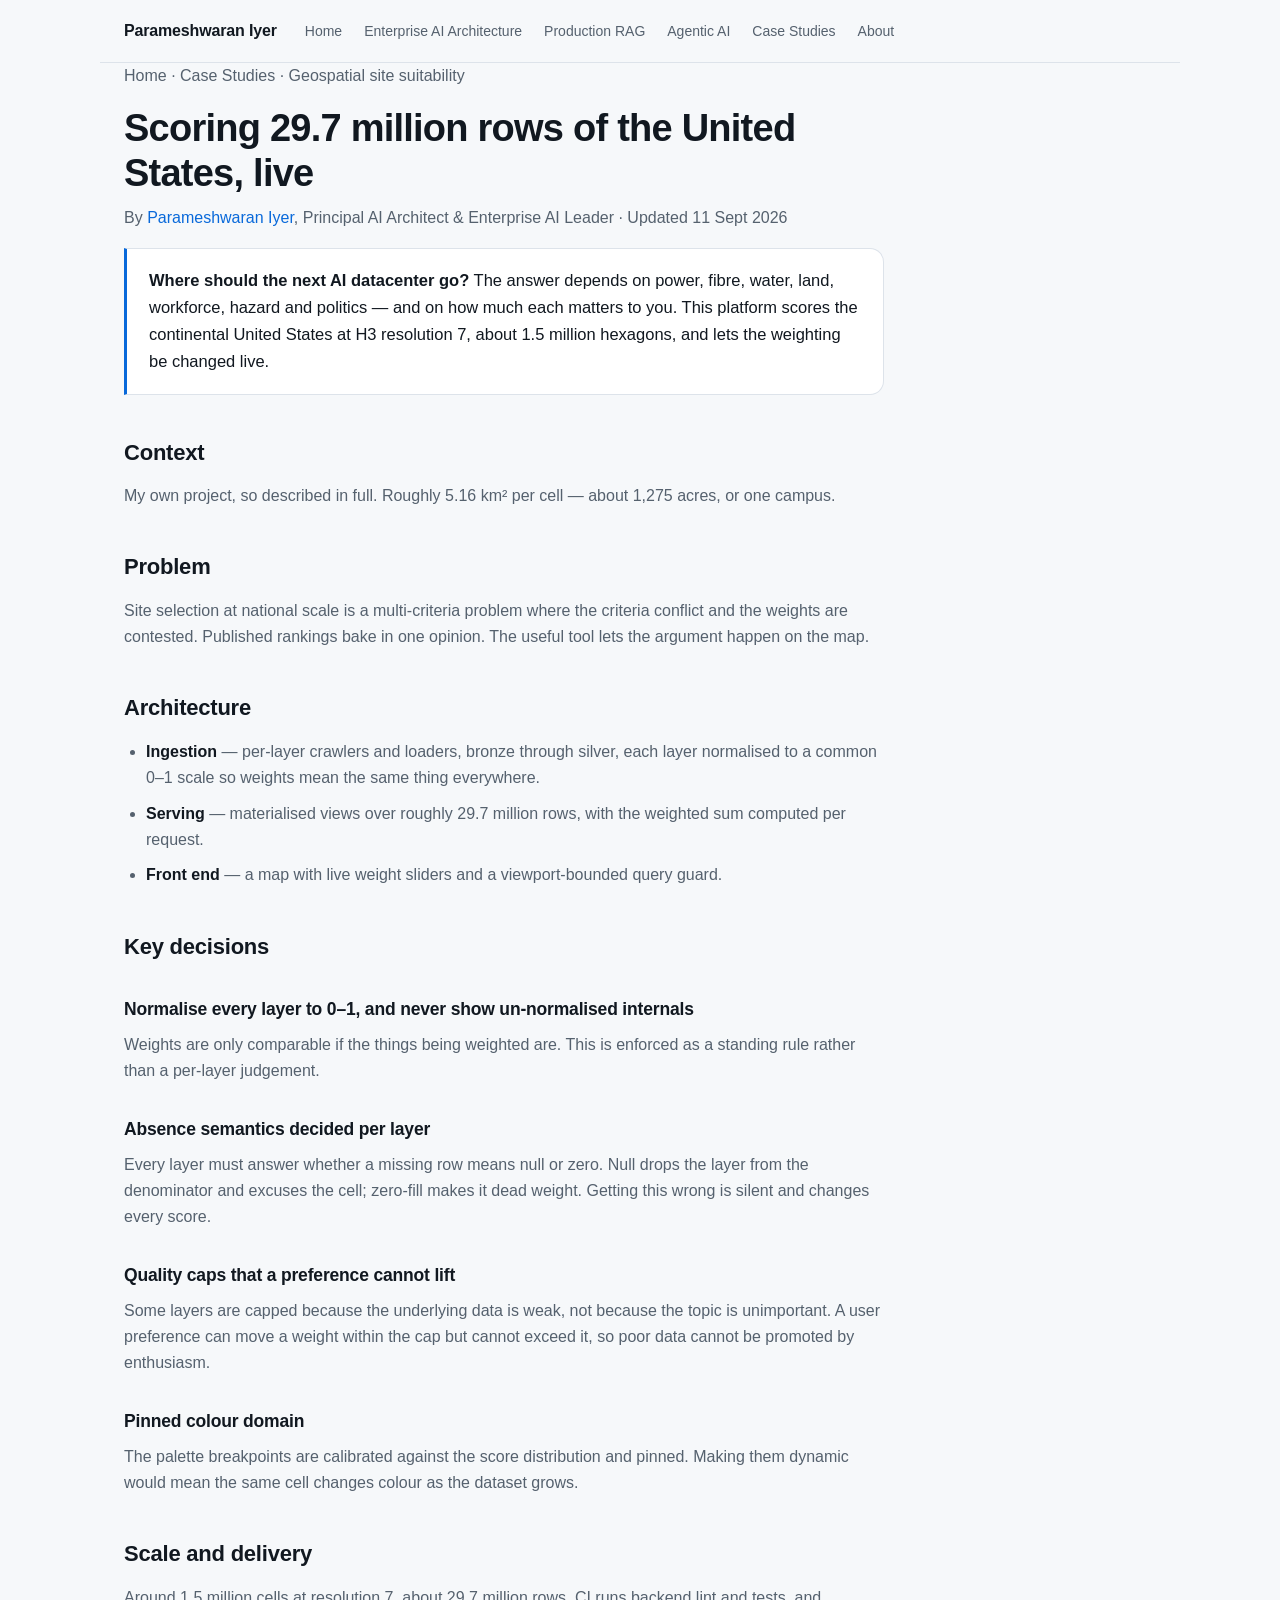
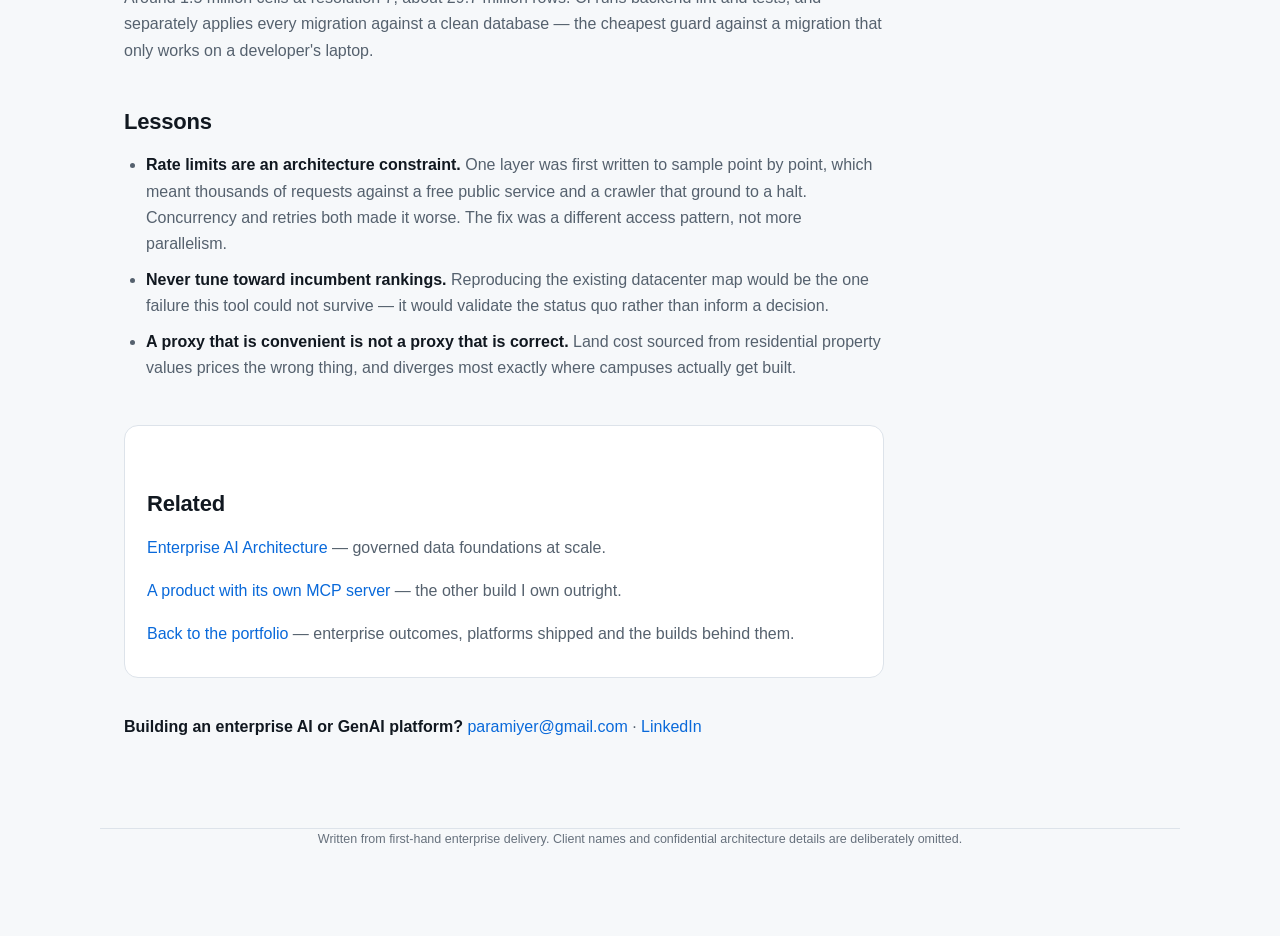
<file: case-studies/geospatial-site-suitability/index.html>
<!DOCTYPE html>
<html lang="en">
<head>
<meta charset="UTF-8">
<!-- Google tag (gtag.js) with Consent Mode v2.
     Consent defaults are set BEFORE gtag.js loads and before config - order is
     load-bearing; a default declared after config arrives too late to gate the
     first hit. The region list is enforced by Google against the visitor's IP,
     so no geolocation or cookie banner is needed here: EEA, UK and Swiss
     visitors are denied storage by default and measured with cookieless pings,
     everyone else is granted. -->
<script>
  window.dataLayer = window.dataLayer || [];
  function gtag(){dataLayer.push(arguments);}

  /* EU 27 + EEA (IS, LI, NO) + UK + CH. Denied until explicitly granted. */
  gtag('consent', 'default', {
    ad_storage: 'denied',
    ad_user_data: 'denied',
    ad_personalization: 'denied',
    analytics_storage: 'denied',
    functionality_storage: 'denied',
    personalization_storage: 'denied',
    security_storage: 'granted',
    region: ['AT','BE','BG','HR','CY','CZ','DK','EE','FI','FR','DE','GR','HU','IE',
             'IT','LV','LT','LU','MT','NL','PL','PT','RO','SK','SI','ES','SE',
             'IS','LI','NO','GB','CH'],
    wait_for_update: 500
  });

  /* Everywhere else. This site runs no ads and builds no audiences, so the ad
     signals stay denied globally rather than being granted and left unused. */
  gtag('consent', 'default', {
    ad_storage: 'denied',
    ad_user_data: 'denied',
    ad_personalization: 'denied',
    analytics_storage: 'granted',
    functionality_storage: 'granted',
    personalization_storage: 'granted',
    security_storage: 'granted'
  });

  gtag('set', 'ads_data_redaction', true);
  gtag('set', 'url_passthrough', true);
</script>
<script async src="https://www.googletagmanager.com/gtag/js?id=G-3Z5VGCH78G"></script>
<script>
  gtag('js', new Date());
  gtag('config', 'G-3Z5VGCH78G', { anonymize_ip: true });
</script>
<title>Continental-Scale Site Suitability Scoring | Parameshwaran Iyer</title>
<meta name="viewport" content="width=device-width, initial-scale=1">
<meta name="description" content="A site-suitability platform for US AI datacenters at H3 resolution 7 — about 1.5 million hexagons, a dozen normalised infrastructure layers, and weighted scoring recomputed as the user moves the sliders.">
<link rel="canonical" href="https://paramiyer.github.io/case-studies/geospatial-site-suitability/">
<meta name="theme-color" content="#0d1117" media="(prefers-color-scheme: dark)">
<meta name="theme-color" content="#f6f8fa" media="(prefers-color-scheme: light)">
<link rel="icon" href="../../favicon.svg" type="image/svg+xml">
<link rel="apple-touch-icon" href="../../apple-touch-icon.png">
<link rel="stylesheet" href="../../styles.css">

<meta property="og:type" content="article">
<meta property="og:site_name" content="Parameshwaran Iyer">
<meta property="og:locale" content="en_GB">
<meta property="og:url" content="https://paramiyer.github.io/case-studies/geospatial-site-suitability/">
<meta property="og:title" content="Continental-Scale Site Suitability Scoring">
<meta property="og:description" content="A site-suitability platform for US AI datacenters at H3 resolution 7 — about 1.5 million hexagons, a dozen normalised infrastructure layers, and weighted scoring recomputed as the user moves the sliders.">
<meta property="og:image" content="https://paramiyer.github.io/og-image.png">
<meta name="twitter:card" content="summary_large_image">
<meta name="twitter:title" content="Continental-Scale Site Suitability Scoring">
<meta name="twitter:description" content="A site-suitability platform for US AI datacenters at H3 resolution 7 — about 1.5 million hexagons, a dozen normalised infrastructure layers, and weighted scoring recomputed as the user moves the sliders.">
<meta name="twitter:image" content="https://paramiyer.github.io/og-image.png">

<script type="application/ld+json">
{
  "@context": "https://schema.org",
  "@graph": [
    {
      "@type": "TechArticle",
      "@id": "https://paramiyer.github.io/case-studies/geospatial-site-suitability/#article",
      "headline": "Continental-Scale Site Suitability Scoring",
      "description": "A site-suitability platform for US AI datacenters at H3 resolution 7 — about 1.5 million hexagons, a dozen normalised infrastructure layers, and weighted scoring recomputed as the user moves the sliders.",
      "url": "https://paramiyer.github.io/case-studies/geospatial-site-suitability/",
      "inLanguage": "en",
      "datePublished": "2026-08-29",
      "dateModified": "11 Sept 2026",
      "author": {
        "@id": "https://paramiyer.github.io/#person"
      },
      "publisher": {
        "@id": "https://paramiyer.github.io/#person"
      },
      "mainEntityOfPage": "https://paramiyer.github.io/case-studies/geospatial-site-suitability/",
      "about": [
        "Geospatial Analysis",
        "Data Architecture",
        "AI Platforms"
      ]
    },
    {
      "@type": "BreadcrumbList",
      "@id": "https://paramiyer.github.io/case-studies/geospatial-site-suitability/#breadcrumbs",
      "itemListElement": [
        {
          "@type": "ListItem",
          "position": 1,
          "name": "Home",
          "item": "https://paramiyer.github.io/"
        },
        {
          "@type": "ListItem",
          "position": 2,
          "name": "Case Studies",
          "item": "https://paramiyer.github.io/case-studies/"
        },
        {
          "@type": "ListItem",
          "position": 3,
          "name": "Geospatial site suitability",
          "item": "https://paramiyer.github.io/case-studies/geospatial-site-suitability/"
        }
      ]
    }
  ]
}
</script>
</head>
<body>
<a class="skip" href="#main">Skip to content</a>
<nav class="nav" aria-label="Primary">
  <a class="nav-brand" href="../../">Parameshwaran Iyer</a>
  <div class="nav-links">
    <a href="../../">Home</a>
    <a href="../../enterprise-ai-architecture/">Enterprise AI Architecture</a>
    <a href="../../enterprise-rag/">Production RAG</a>
    <a href="../../agentic-ai/">Agentic AI</a>
    <a href="../../case-studies/">Case Studies</a>
    <a href="../../about/">About</a>
  </div>
</nav>
<div class="wrap">
<main id="main">
<article class="article">
  <p class="crumbs"><a href="../../">Home</a> · <a href="../../case-studies/">Case Studies</a> · Geospatial site suitability</p>
  <h1>Scoring 29.7 million rows of the United States, live</h1>
  <p class="byline">By <a href="../../about/">Parameshwaran Iyer</a>, Principal AI Architect &amp; Enterprise AI Leader · Updated 11 Sept 2026</p>

  <div class="answer">
    <p><strong>Where should the next AI datacenter go?</strong> The answer depends on
    power, fibre, water, land, workforce, hazard and politics — and on how much each
    matters to you. This platform scores the continental United States at H3 resolution 7,
    about 1.5 million hexagons, and lets the weighting be changed live.</p>
  </div>

  <h2>Context</h2>
  <p>My own project, so described in full. Roughly 5.16 km² per cell — about 1,275 acres,
  or one campus.</p>

  <h2>Problem</h2>
  <p>Site selection at national scale is a multi-criteria problem where the criteria
  conflict and the weights are contested. Published rankings bake in one opinion. The
  useful tool lets the argument happen on the map.</p>

  <h2>Architecture</h2>
  <ul>
    <li><strong>Ingestion</strong> — per-layer crawlers and loaders, bronze through silver,
    each layer normalised to a common 0–1 scale so weights mean the same thing everywhere.</li>
    <li><strong>Serving</strong> — materialised views over roughly 29.7 million rows, with
    the weighted sum computed per request.</li>
    <li><strong>Front end</strong> — a map with live weight sliders and a viewport-bounded
    query guard.</li>
  </ul>

  <h2>Key decisions</h2>
  <h3>Normalise every layer to 0–1, and never show un-normalised internals</h3>
  <p>Weights are only comparable if the things being weighted are. This is enforced as a
  standing rule rather than a per-layer judgement.</p>
  <h3>Absence semantics decided per layer</h3>
  <p>Every layer must answer whether a missing row means null or zero. Null drops the
  layer from the denominator and excuses the cell; zero-fill makes it dead weight. Getting
  this wrong is silent and changes every score.</p>
  <h3>Quality caps that a preference cannot lift</h3>
  <p>Some layers are capped because the underlying data is weak, not because the topic is
  unimportant. A user preference can move a weight within the cap but cannot exceed it,
  so poor data cannot be promoted by enthusiasm.</p>
  <h3>Pinned colour domain</h3>
  <p>The palette breakpoints are calibrated against the score distribution and pinned.
  Making them dynamic would mean the same cell changes colour as the dataset grows.</p>

  <h2>Scale and delivery</h2>
  <p>Around 1.5 million cells at resolution 7, about 29.7 million rows. CI runs backend
  lint and tests, and separately applies every migration against a clean database — the
  cheapest guard against a migration that only works on a developer's laptop.</p>

  <h2>Lessons</h2>
  <ul>
    <li><strong>Rate limits are an architecture constraint.</strong> One layer was first
    written to sample point by point, which meant thousands of requests against a free
    public service and a crawler that ground to a halt. Concurrency and retries both made
    it worse. The fix was a different access pattern, not more parallelism.</li>
    <li><strong>Never tune toward incumbent rankings.</strong> Reproducing the existing
    datacenter map would be the one failure this tool could not survive — it would
    validate the status quo rather than inform a decision.</li>
    <li><strong>A proxy that is convenient is not a proxy that is correct.</strong> Land
    cost sourced from residential property values prices the wrong thing, and diverges
    most exactly where campuses actually get built.</li>
  </ul>

  <div class="related">
    <h2>Related</h2>
    <ul>
      <li><a href="../../enterprise-ai-architecture/">Enterprise AI Architecture</a> — governed data foundations at scale.</li>
      <li><a href="../../case-studies/mcp-product/">A product with its own MCP server</a> — the other build I own outright.</li>
      <li><a href="../../">Back to the portfolio</a> — enterprise outcomes, platforms shipped and the builds behind them.</li>
    </ul>
  </div>
  <p style="margin-top:36px"><strong>Building an enterprise AI or GenAI platform?</strong>
  <a href="mailto:paramiyer@gmail.com">paramiyer@gmail.com</a> ·
  <a href="https://www.linkedin.com/in/parameshwaran-iyer-790b2131/" target="_blank" rel="noopener">LinkedIn</a></p>
</article>
</main>
</div>
<footer class="wrap">
  <p>Written from first-hand enterprise delivery. Client names and confidential
  architecture details are deliberately omitted.</p>
</footer>
</body>
</html>
</file>
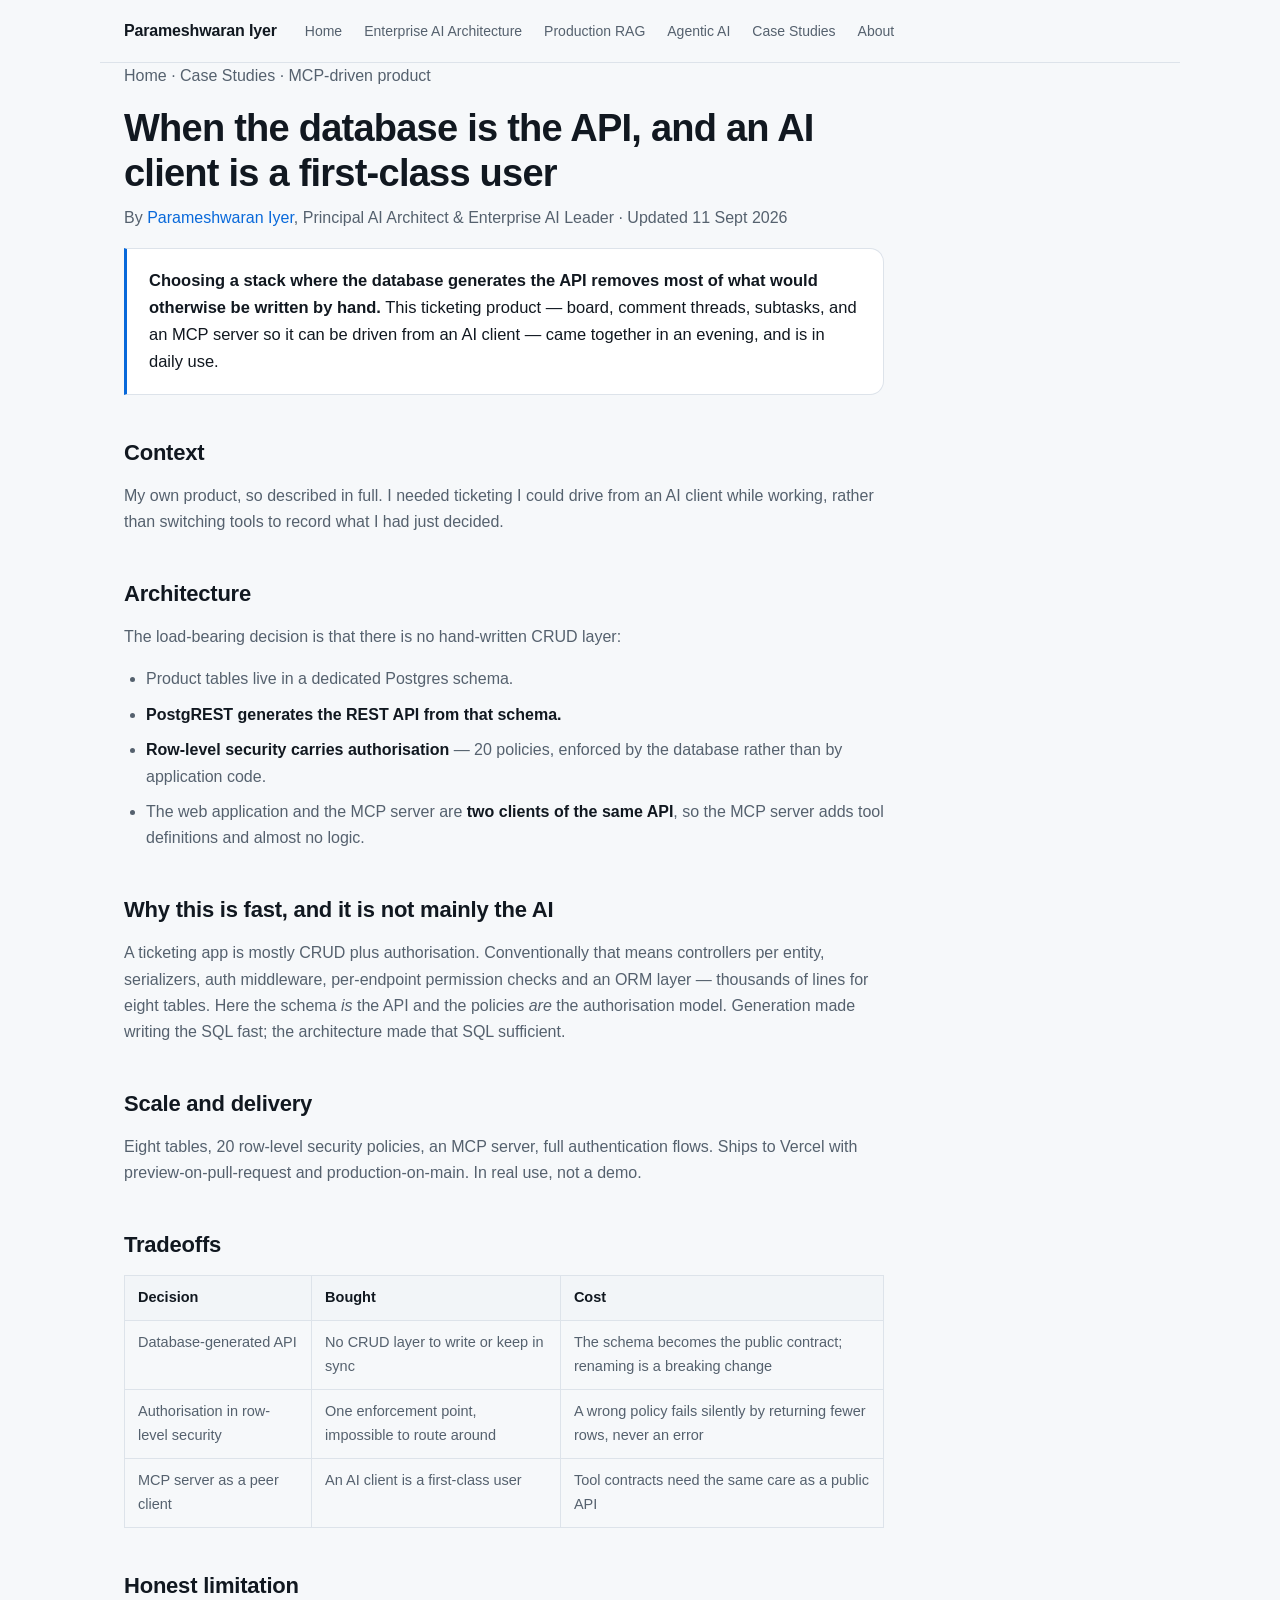
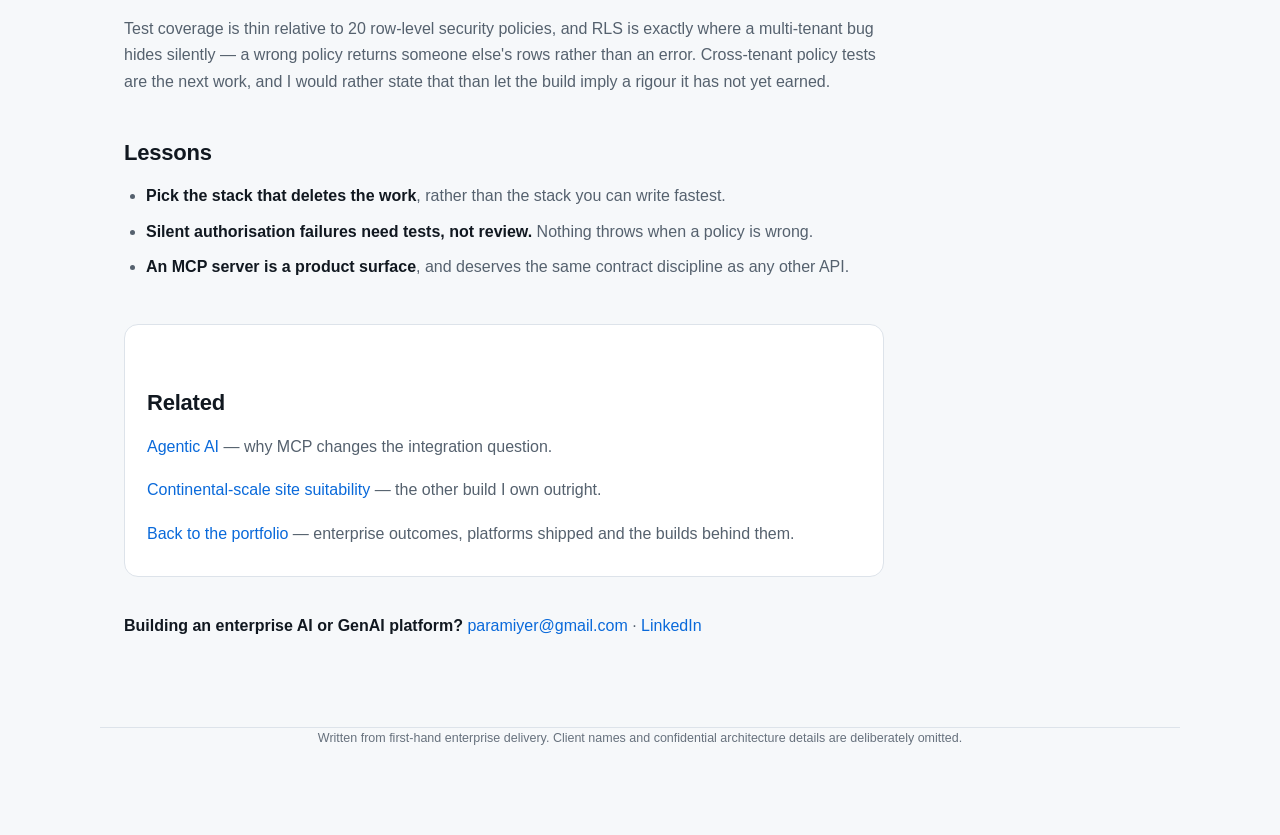
<file: case-studies/mcp-product/index.html>
<!DOCTYPE html>
<html lang="en">
<head>
<meta charset="UTF-8">
<!-- Google tag (gtag.js) with Consent Mode v2.
     Consent defaults are set BEFORE gtag.js loads and before config - order is
     load-bearing; a default declared after config arrives too late to gate the
     first hit. The region list is enforced by Google against the visitor's IP,
     so no geolocation or cookie banner is needed here: EEA, UK and Swiss
     visitors are denied storage by default and measured with cookieless pings,
     everyone else is granted. -->
<script>
  window.dataLayer = window.dataLayer || [];
  function gtag(){dataLayer.push(arguments);}

  /* EU 27 + EEA (IS, LI, NO) + UK + CH. Denied until explicitly granted. */
  gtag('consent', 'default', {
    ad_storage: 'denied',
    ad_user_data: 'denied',
    ad_personalization: 'denied',
    analytics_storage: 'denied',
    functionality_storage: 'denied',
    personalization_storage: 'denied',
    security_storage: 'granted',
    region: ['AT','BE','BG','HR','CY','CZ','DK','EE','FI','FR','DE','GR','HU','IE',
             'IT','LV','LT','LU','MT','NL','PL','PT','RO','SK','SI','ES','SE',
             'IS','LI','NO','GB','CH'],
    wait_for_update: 500
  });

  /* Everywhere else. This site runs no ads and builds no audiences, so the ad
     signals stay denied globally rather than being granted and left unused. */
  gtag('consent', 'default', {
    ad_storage: 'denied',
    ad_user_data: 'denied',
    ad_personalization: 'denied',
    analytics_storage: 'granted',
    functionality_storage: 'granted',
    personalization_storage: 'granted',
    security_storage: 'granted'
  });

  gtag('set', 'ads_data_redaction', true);
  gtag('set', 'url_passthrough', true);
</script>
<script async src="https://www.googletagmanager.com/gtag/js?id=G-3Z5VGCH78G"></script>
<script>
  gtag('js', new Date());
  gtag('config', 'G-3Z5VGCH78G', { anonymize_ip: true });
</script>
<title>A Product With Its Own MCP Server | Parameshwaran Iyer</title>
<meta name="viewport" content="width=device-width, initial-scale=1">
<meta name="description" content="A ticketing product where PostgREST generates the REST API from the schema, row-level security carries authorisation, and the web app and an MCP server are two clients of the same API.">
<link rel="canonical" href="https://paramiyer.github.io/case-studies/mcp-product/">
<meta name="theme-color" content="#0d1117" media="(prefers-color-scheme: dark)">
<meta name="theme-color" content="#f6f8fa" media="(prefers-color-scheme: light)">
<link rel="icon" href="../../favicon.svg" type="image/svg+xml">
<link rel="apple-touch-icon" href="../../apple-touch-icon.png">
<link rel="stylesheet" href="../../styles.css">

<meta property="og:type" content="article">
<meta property="og:site_name" content="Parameshwaran Iyer">
<meta property="og:locale" content="en_GB">
<meta property="og:url" content="https://paramiyer.github.io/case-studies/mcp-product/">
<meta property="og:title" content="A Product With Its Own MCP Server">
<meta property="og:description" content="A ticketing product where PostgREST generates the REST API from the schema, row-level security carries authorisation, and the web app and an MCP server are two clients of the same API.">
<meta property="og:image" content="https://paramiyer.github.io/og-image.png">
<meta name="twitter:card" content="summary_large_image">
<meta name="twitter:title" content="A Product With Its Own MCP Server">
<meta name="twitter:description" content="A ticketing product where PostgREST generates the REST API from the schema, row-level security carries authorisation, and the web app and an MCP server are two clients of the same API.">
<meta name="twitter:image" content="https://paramiyer.github.io/og-image.png">

<script type="application/ld+json">
{
  "@context": "https://schema.org",
  "@graph": [
    {
      "@type": "TechArticle",
      "@id": "https://paramiyer.github.io/case-studies/mcp-product/#article",
      "headline": "A Product With Its Own MCP Server",
      "description": "A ticketing product where PostgREST generates the REST API from the schema, row-level security carries authorisation, and the web app and an MCP server are two clients of the same API.",
      "url": "https://paramiyer.github.io/case-studies/mcp-product/",
      "inLanguage": "en",
      "datePublished": "2026-08-29",
      "dateModified": "11 Sept 2026",
      "author": {
        "@id": "https://paramiyer.github.io/#person"
      },
      "publisher": {
        "@id": "https://paramiyer.github.io/#person"
      },
      "mainEntityOfPage": "https://paramiyer.github.io/case-studies/mcp-product/",
      "about": [
        "Model Context Protocol",
        "Full-Stack Product Engineering",
        "API Design"
      ]
    },
    {
      "@type": "BreadcrumbList",
      "@id": "https://paramiyer.github.io/case-studies/mcp-product/#breadcrumbs",
      "itemListElement": [
        {
          "@type": "ListItem",
          "position": 1,
          "name": "Home",
          "item": "https://paramiyer.github.io/"
        },
        {
          "@type": "ListItem",
          "position": 2,
          "name": "Case Studies",
          "item": "https://paramiyer.github.io/case-studies/"
        },
        {
          "@type": "ListItem",
          "position": 3,
          "name": "MCP-driven product",
          "item": "https://paramiyer.github.io/case-studies/mcp-product/"
        }
      ]
    }
  ]
}
</script>
</head>
<body>
<a class="skip" href="#main">Skip to content</a>
<nav class="nav" aria-label="Primary">
  <a class="nav-brand" href="../../">Parameshwaran Iyer</a>
  <div class="nav-links">
    <a href="../../">Home</a>
    <a href="../../enterprise-ai-architecture/">Enterprise AI Architecture</a>
    <a href="../../enterprise-rag/">Production RAG</a>
    <a href="../../agentic-ai/">Agentic AI</a>
    <a href="../../case-studies/">Case Studies</a>
    <a href="../../about/">About</a>
  </div>
</nav>
<div class="wrap">
<main id="main">
<article class="article">
  <p class="crumbs"><a href="../../">Home</a> · <a href="../../case-studies/">Case Studies</a> · MCP-driven product</p>
  <h1>When the database is the API, and an AI client is a first-class user</h1>
  <p class="byline">By <a href="../../about/">Parameshwaran Iyer</a>, Principal AI Architect &amp; Enterprise AI Leader · Updated 11 Sept 2026</p>

  <div class="answer">
    <p><strong>Choosing a stack where the database generates the API removes most of what
    would otherwise be written by hand.</strong> This ticketing product — board, comment
    threads, subtasks, and an MCP server so it can be driven from an AI client — came
    together in an evening, and is in daily use.</p>
  </div>

  <h2>Context</h2>
  <p>My own product, so described in full. I needed ticketing I could drive from an AI
  client while working, rather than switching tools to record what I had just decided.</p>

  <h2>Architecture</h2>
  <p>The load-bearing decision is that there is no hand-written CRUD layer:</p>
  <ul>
    <li>Product tables live in a dedicated Postgres schema.</li>
    <li><strong>PostgREST generates the REST API from that schema.</strong></li>
    <li><strong>Row-level security carries authorisation</strong> — 20 policies, enforced
    by the database rather than by application code.</li>
    <li>The web application and the MCP server are <strong>two clients of the same
    API</strong>, so the MCP server adds tool definitions and almost no logic.</li>
  </ul>

  <h2>Why this is fast, and it is not mainly the AI</h2>
  <p>A ticketing app is mostly CRUD plus authorisation. Conventionally that means
  controllers per entity, serializers, auth middleware, per-endpoint permission checks and
  an ORM layer — thousands of lines for eight tables. Here the schema <em>is</em> the API
  and the policies <em>are</em> the authorisation model. Generation made writing the SQL
  fast; the architecture made that SQL sufficient.</p>

  <h2>Scale and delivery</h2>
  <p>Eight tables, 20 row-level security policies, an MCP server, full authentication
  flows. Ships to Vercel with preview-on-pull-request and production-on-main. In real use,
  not a demo.</p>

  <h2>Tradeoffs</h2>
  <table>
    <thead><tr><th>Decision</th><th>Bought</th><th>Cost</th></tr></thead>
    <tbody>
      <tr><td>Database-generated API</td><td>No CRUD layer to write or keep in sync</td><td>The schema becomes the public contract; renaming is a breaking change</td></tr>
      <tr><td>Authorisation in row-level security</td><td>One enforcement point, impossible to route around</td><td>A wrong policy fails silently by returning fewer rows, never an error</td></tr>
      <tr><td>MCP server as a peer client</td><td>An AI client is a first-class user</td><td>Tool contracts need the same care as a public API</td></tr>
    </tbody>
  </table>

  <h2>Honest limitation</h2>
  <p>Test coverage is thin relative to 20 row-level security policies, and RLS is exactly
  where a multi-tenant bug hides silently — a wrong policy returns someone else's rows
  rather than an error. Cross-tenant policy tests are the next work, and I would rather
  state that than let the build imply a rigour it has not yet earned.</p>

  <h2>Lessons</h2>
  <ul>
    <li><strong>Pick the stack that deletes the work</strong>, rather than the stack you
    can write fastest.</li>
    <li><strong>Silent authorisation failures need tests, not review.</strong> Nothing
    throws when a policy is wrong.</li>
    <li><strong>An MCP server is a product surface</strong>, and deserves the same contract
    discipline as any other API.</li>
  </ul>

  <div class="related">
    <h2>Related</h2>
    <ul>
      <li><a href="../../agentic-ai/">Agentic AI</a> — why MCP changes the integration question.</li>
      <li><a href="../../case-studies/geospatial-site-suitability/">Continental-scale site suitability</a> — the other build I own outright.</li>
      <li><a href="../../">Back to the portfolio</a> — enterprise outcomes, platforms shipped and the builds behind them.</li>
    </ul>
  </div>
  <p style="margin-top:36px"><strong>Building an enterprise AI or GenAI platform?</strong>
  <a href="mailto:paramiyer@gmail.com">paramiyer@gmail.com</a> ·
  <a href="https://www.linkedin.com/in/parameshwaran-iyer-790b2131/" target="_blank" rel="noopener">LinkedIn</a></p>
</article>
</main>
</div>
<footer class="wrap">
  <p>Written from first-hand enterprise delivery. Client names and confidential
  architecture details are deliberately omitted.</p>
</footer>
</body>
</html>
</file>
<file: styles.css>
:root{
  --bg:#0d1117; --panel:#161b22; --panel-2:#1c2129; --line:#272e38;
  --text:#e6edf3; --muted:#9aa7b4; --dim:#7d8998;
  --accent:#58a6ff; --accent-soft:rgba(88,166,255,.12);
  --good:#3fb950;
  --radius:14px;
  --maxw:1080px;
}
@media (prefers-color-scheme: light){
  :root{
    --bg:#f6f8fa; --panel:#ffffff; --panel-2:#f2f5f8; --line:#dde3ea;
    --text:#111820; --muted:#55616e; --dim:#67717d;
    --accent:#0969da; --accent-soft:rgba(9,105,218,.09);
    --good:#1a7f37;
  }
}
*{box-sizing:border-box}
html{-webkit-text-size-adjust:100%}
body{
  margin:0; background:var(--bg); color:var(--text);
  font-family:-apple-system,BlinkMacSystemFont,"Segoe UI",Inter,Roboto,Helvetica,Arial,sans-serif;
  line-height:1.65; font-size:16px;
  -webkit-font-smoothing:antialiased;
}
.wrap{max-width:var(--maxw); margin:0 auto; padding:0 24px 72px}
.skip{
  position:absolute; left:-9999px; top:0; background:var(--panel); color:var(--text);
  padding:10px 16px; border:1px solid var(--line); border-radius:0 0 8px 0; z-index:10;
}
.skip:focus{left:0}
a{color:var(--accent); text-decoration:none}
a:hover{text-decoration:underline}
a:focus-visible,.chip:focus-visible{outline:2px solid var(--accent); outline-offset:3px; border-radius:4px}

/* ── header ─────────────────────────────────────────── */
header{padding:40px 0 30px; text-align:center}
.avatar{
  width:108px; height:108px; border-radius:50%; object-fit:cover;
  border:3px solid var(--line); margin-bottom:14px;
}
h1{margin:0 0 6px; font-size:clamp(30px,5vw,44px); letter-spacing:-.02em; font-weight:700}
.tagline{margin:0 0 18px; color:var(--muted); font-size:clamp(15px,2.2vw,19px); font-weight:500}
.badge{
  display:inline-flex; align-items:center; gap:8px; flex-wrap:wrap; justify-content:center;
  background:var(--accent-soft); border:1px solid var(--line);
  color:var(--muted); border-radius:999px;
  padding:7px 16px; font-size:12.5px; letter-spacing:.01em;
}
.badge strong{color:var(--text); font-weight:650}
.badge .pulse{
  width:7px; height:7px; border-radius:50%; background:var(--good);
  box-shadow:0 0 0 0 rgba(63,185,80,.5); animation:pulse 2.6s infinite;
}
@keyframes pulse{
  0%{box-shadow:0 0 0 0 rgba(63,185,80,.5)}
  70%{box-shadow:0 0 0 7px rgba(63,185,80,0)}
  100%{box-shadow:0 0 0 0 rgba(63,185,80,0)}
}
.hero-line{
  max-width:640px; margin:0 auto 16px; color:var(--muted);
  font-size:clamp(14.5px,1.9vw,16.5px); line-height:1.6;
}
.refreshed{color:var(--dim)}

/* ── sections ───────────────────────────────────────── */
section{margin-top:52px}
main > section:first-child{margin-top:34px}
h2{
  font-size:13px; text-transform:uppercase; letter-spacing:.13em;
  color:var(--muted); font-weight:700; margin:0 0 20px;
  padding-bottom:10px; border-bottom:1px solid var(--line);
}
h3{margin:0 0 6px; font-size:16px; font-weight:650; letter-spacing:-.01em}
p{margin:0 0 14px}
.lead{font-size:17.5px; color:var(--text)}

/* ── metric tiles ───────────────────────────────────── */
.metrics{display:grid; grid-template-columns:repeat(4,1fr); gap:14px}
.metric{
  background:var(--panel); border:1px solid var(--line); border-radius:var(--radius);
  padding:20px 18px; text-align:left;
}
.metric-v{
  font-size:clamp(24px,3.4vw,33px); font-weight:700; letter-spacing:-.03em;
  font-variant-numeric:tabular-nums; line-height:1.15; color:var(--text);
}
.metric-l{font-size:13.5px; color:var(--muted); margin-top:6px; line-height:1.4}
.metric-src{
  margin-top:12px; font-size:10.5px; letter-spacing:.07em; text-transform:uppercase;
  color:var(--dim); display:inline-flex; align-items:center; gap:5px;
}
.metric-src::before{content:""; width:6px; height:6px; border-radius:50%; background:var(--dim)}
.metric-src--live::before{background:var(--good)}
.metric-src--product::before{background:var(--accent)}

/* ── capability matrix ──────────────────────────────── */
.caps{display:grid; grid-template-columns:repeat(2,1fr); gap:14px}
.cap{background:var(--panel); border:1px solid var(--line); border-radius:var(--radius); padding:20px}
.cap-name{color:var(--text)}
.cap-proves{color:var(--muted); font-size:14px; margin:0 0 14px}
.chips{display:flex; flex-wrap:wrap; gap:8px}
.chip{
  display:inline-flex; align-items:center; gap:7px;
  background:var(--panel-2); border:1px solid var(--line); border-radius:999px;
  padding:5px 12px; font-size:12.5px; color:var(--text);
}
a.chip:hover{border-color:var(--accent); text-decoration:none}
.chip--private{color:var(--muted); border-style:dashed}
.dot{width:9px; height:9px; border-radius:50%; display:inline-block; flex:none}
.tag-private{
  font-size:10.5px; letter-spacing:.06em; text-transform:uppercase;
  color:var(--dim); border:1px dashed var(--line); border-radius:999px; padding:1px 7px;
}

/* ── project cards ──────────────────────────────────── */
.cards{display:grid; grid-template-columns:repeat(2,1fr); gap:14px}
.card{
  background:var(--panel); border:1px solid var(--line); border-radius:var(--radius);
  padding:20px; position:relative;
}
.card--flagship{border-color:color-mix(in srgb,var(--accent) 40%,var(--line))}
.card-t a{color:var(--text)}
.card-t a:hover{color:var(--accent)}
.card-d{color:var(--muted); font-size:14px; margin:6px 0 14px}
.card-m{display:flex; align-items:center; gap:8px; flex-wrap:wrap; font-size:12.5px; color:var(--dim)}
.sep{opacity:.5}

/* ── language bar ───────────────────────────────────── */
.langbar{display:flex; height:12px; border-radius:999px; overflow:hidden; border:1px solid var(--line)}
.seg{display:block; height:100%}
.langkey{
  list-style:none; padding:0; margin:16px 0 0;
  display:flex; flex-wrap:wrap; gap:8px 22px; font-size:13px; color:var(--muted);
}
.langkey li{display:flex; align-items:center; gap:7px}
.pct{color:var(--dim); font-variant-numeric:tabular-nums}

/* ── lists ──────────────────────────────────────────── */
.stack{list-style:none; padding:0; margin:0; display:grid; gap:12px}
.stack li{
  background:var(--panel); border:1px solid var(--line); border-radius:var(--radius);
  padding:16px 18px; font-size:15px;
}
.stack .who{color:var(--text); font-weight:650}
.stack .what{color:var(--muted)}
.impact{list-style:none; padding:0; margin:0; display:grid; grid-template-columns:repeat(2,1fr); gap:12px}
.impact li{
  background:var(--panel); border:1px solid var(--line); border-radius:var(--radius);
  padding:16px 18px; font-size:14.5px; color:var(--muted);
}
.impact b{
  display:block; color:var(--text); font-size:20px; font-weight:700;
  letter-spacing:-.02em; font-variant-numeric:tabular-nums; margin-bottom:3px;
}
.tags{display:flex; flex-wrap:wrap; gap:8px; padding:0; margin:0; list-style:none}
.tags li{
  background:var(--panel); border:1px solid var(--line); border-radius:999px;
  padding:7px 14px; font-size:13.5px; color:var(--muted);
}
.plain{padding-left:20px; margin:0; color:var(--muted)}
.plain li{margin-bottom:8px}
.plain strong{color:var(--text)}

/* ── research ───────────────────────────────────────── */
.figure{
  background:var(--panel); border:1px solid var(--line); border-radius:var(--radius);
  padding:22px; text-align:center; margin-top:18px;
}
.figure img{max-width:min(520px,100%); height:auto; border-radius:8px}
.figure figcaption{color:var(--dim); font-size:12.5px; margin-top:12px}

/* ── weekly activity ───────────────────────────────── */
.activity{
  background:var(--panel); border:1px solid var(--line); border-radius:var(--radius);
  padding:20px 22px;
}
.act-line{
  display:flex; flex-wrap:wrap; align-items:baseline; gap:10px;
  margin:0 0 8px; font-size:15px; color:var(--muted);
}
.act-line b{
  color:var(--text); font-size:24px; font-weight:700;
  letter-spacing:-.02em; font-variant-numeric:tabular-nums; margin-right:4px;
}
.act-note{margin:0; font-size:12.5px; color:var(--dim); line-height:1.55}
/* Shown only when the local activity snapshot has aged out and the figures fall
   back to public repositories. Deliberately legible rather than a faint footnote:
   its whole purpose is to stop a much smaller number reading as the full picture. */
.act-stale{margin:8px 0 0; padding:8px 10px; font-size:12.5px; line-height:1.55;
  border-left:3px solid var(--warn, #b06f00); background:var(--warn-bg, rgba(176,111,0,.08));
  border-radius:0 4px 4px 0}
@media (prefers-color-scheme:dark){
  .act-stale{border-left-color:#d69a3a; background:rgba(214,154,58,.10)}
}
:root[data-theme="dark"] .act-stale{border-left-color:#d69a3a; background:rgba(214,154,58,.10)}
:root[data-theme="light"] .act-stale{border-left-color:#b06f00; background:rgba(176,111,0,.08)}

/* ── citation chart ─────────────────────────────────── */
.citebox{
  background:var(--panel); border:1px solid var(--line); border-radius:var(--radius);
  padding:22px; margin-top:18px;
}
.citestats{
  display:flex; flex-wrap:wrap; gap:10px 30px; margin-bottom:18px;
  font-size:13.5px; color:var(--muted);
}
.citestats b{
  color:var(--text); font-size:22px; font-weight:700; letter-spacing:-.02em;
  font-variant-numeric:tabular-nums; margin-right:6px;
}
.chart{width:100%; height:auto; display:block; overflow:visible}
.cbar{fill:var(--accent); opacity:.85; transition:opacity .15s}
.cbar:hover{opacity:1}
.cgrid{stroke:var(--line); stroke-width:1}
.cax{fill:var(--dim); font-size:10.5px; font-family:inherit}
.citenote{color:var(--dim); font-size:12.5px; margin:16px 0 0; line-height:1.55}

/* ── footer ─────────────────────────────────────────── */
footer{
  margin-top:64px; padding-top:24px; border-top:1px solid var(--line);
  text-align:center; color:var(--dim); font-size:12.5px;
}

/* ── responsive ─────────────────────────────────────── */
@media (max-width:820px){
  .metrics{grid-template-columns:repeat(2,1fr)}
  .caps,.cards,.impact{grid-template-columns:1fr}
}
@media (max-width:460px){
  .metrics{grid-template-columns:1fr}
  header{padding:44px 0 28px}
}

/* ── motion / print ─────────────────────────────────── */
@media (prefers-reduced-motion:reduce){
  *,*::before,*::after{animation:none!important; transition:none!important}
}
@media print{
  :root{--bg:#fff;--panel:#fff;--panel-2:#fff;--line:#ccc;--text:#000;--muted:#333;--dim:#555;--accent:#000}
  body{font-size:11pt}
  .badge .pulse,.avatar{display:none}
  .metric,.cap,.card,.stack li,.impact li,.figure{break-inside:avoid}
  a[href^="http"]::after{content:" (" attr(href) ")"; font-size:8pt; color:#555}
  section{margin-top:22px}
}

/* ── primary navigation (multi-page) ────────────────── */
.nav{
  display:flex; flex-wrap:wrap; align-items:center; gap:12px 28px;
  max-width:var(--maxw); margin:0 auto; padding:18px 24px;
  border-bottom:1px solid var(--line);
}
.nav-brand{color:var(--text); font-weight:650; letter-spacing:-.01em}
.nav-brand:hover{text-decoration:none; color:var(--accent)}
.nav-links{display:flex; flex-wrap:wrap; gap:8px 22px; font-size:14px}
.nav-links a{color:var(--muted)}
.nav-links a:hover,.nav-links a[aria-current="page"]{color:var(--accent); text-decoration:none}
.nav-links a[aria-current="page"]{font-weight:650}

/* ── long-form article pages ────────────────────────── */
.article{max-width:760px}
.article h2{margin-top:44px}
.article h3{margin:30px 0 8px; font-size:17.5px; color:var(--text)}
.article p,.article li{color:var(--muted); font-size:16px}
.article p{margin:0 0 16px}
.article ul,.article ol{padding-left:22px; margin:0 0 18px}
.article li{margin-bottom:9px}
.article strong{color:var(--text); font-weight:650}
.article .answer{
  background:var(--panel); border:1px solid var(--line); border-left:3px solid var(--accent);
  border-radius:0 var(--radius) var(--radius) 0; padding:18px 22px; margin:0 0 26px;
}
.article .answer p{margin:0; color:var(--text); font-size:16.5px}
.article table{border-collapse:collapse; width:100%; margin:0 0 22px; font-size:14.5px}
.article th,.article td{
  border:1px solid var(--line); padding:10px 13px; text-align:left; vertical-align:top; color:var(--muted);
}
.article th{color:var(--text); font-weight:650; background:var(--panel-2)}
.byline{color:var(--dim); font-size:13px; margin:0 0 30px}
.crumbs{color:var(--dim); font-size:13px; margin:0 0 10px}
.crumbs a{color:var(--muted)}
.related{
  background:var(--panel); border:1px solid var(--line); border-radius:var(--radius);
  padding:20px 22px; margin-top:44px;
}
.related h2{margin:0 0 12px; border:0; padding:0}
.related ul{list-style:none; padding:0; margin:0; display:grid; gap:8px}

/* Long-form overrides: the homepage h2 style is a small-caps section label,
   which reads as shouting inside article prose. */
.article h1{font-size:clamp(28px,3.6vw,38px); line-height:1.18; margin-bottom:10px}
.article h2{
  font-size:22px; text-transform:none; letter-spacing:-.01em;
  color:var(--text); border-bottom:0; padding-bottom:0; margin:40px 0 12px;
}

/* ── architecture diagrams ──────────────────────────── */
.diagram{
  margin:26px 0; padding:20px 18px; background:var(--panel);
  border:1px solid var(--line); border-radius:var(--radius); overflow-x:auto;
}
.diagram svg{width:100%; min-width:560px; height:auto; color:var(--muted)}
.diagram figcaption{margin-top:14px; font-size:13px; color:var(--dim); line-height:1.55}
.d-box rect{fill:var(--panel-2); stroke:var(--line); stroke-width:1.5}
.d-text text{fill:var(--text); font-size:13px; font-family:inherit; text-anchor:middle}
.d-note text{fill:var(--dim); font-size:11.5px; font-family:inherit; text-anchor:middle}
.d-line path{stroke:var(--muted); stroke-width:1.5; fill:none}

/* ── grouped products ───────────────────────────────── */
.products .pgroup{
  display:flex; align-items:baseline; gap:10px;
  margin:26px 0 10px; font-size:14px; color:var(--text); font-weight:650;
}
.products .pgroup:first-child{margin-top:0}
.products .pcount{
  font-size:11px; color:var(--dim); border:1px solid var(--line);
  border-radius:999px; padding:1px 8px; font-variant-numeric:tabular-nums;
}
.products .pnote{
  margin:26px 0 0; padding-top:16px; border-top:1px solid var(--line);
  font-size:13px; color:var(--dim); line-height:1.6;
}
</file>
